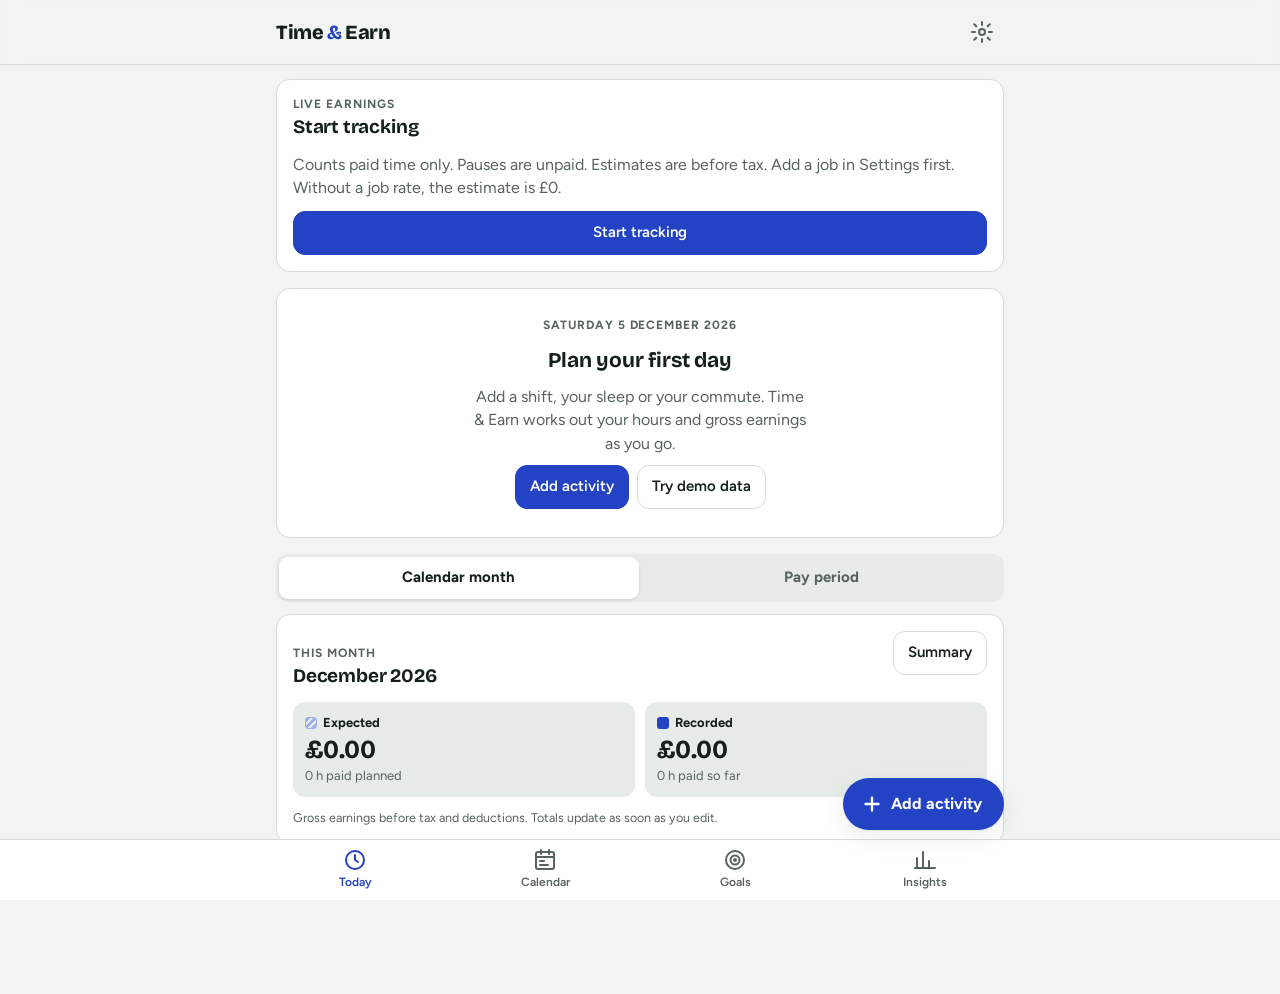
<file: index.html>
<!doctype html>
<html lang="en-GB">
<head>
<meta charset="utf-8">
<meta name="viewport" content="width=device-width,initial-scale=1,viewport-fit=cover">
<link rel="apple-touch-icon" href="apple-touch-icon.png">
<link rel="icon" type="image/png" href="apple-touch-icon.png">
<link rel="manifest" href="manifest.json">
<meta name="apple-mobile-web-app-status-bar-style" content="default">
<style>:root{color-scheme:light;padding-top:env(safe-area-inset-top,0px)}body{margin:0}img{max-width:100%}[hidden]{display:none!important}</style>
<title>Time &amp; Earn</title>
<link rel="preconnect" href="https://fonts.googleapis.com">
<link rel="preconnect" href="https://fonts.gstatic.com" crossorigin>
<link rel="stylesheet" href="https://fonts.googleapis.com/css2?family=Bricolage+Grotesque:opsz,wght@12..96,600;12..96,700;12..96,800&family=Figtree:wght@400;500;600;700;800&display=swap">
<meta name="apple-mobile-web-app-capable" content="yes">
<meta name="apple-mobile-web-app-title" content="Time & Earn">
<meta name="theme-color" content="#2343c4">
<style>
/* Layout: one-column phone app shell — sticky top bar, scrolling content, fixed tab bar; editors open as bottom sheets. */
:root {
  --bg: #f1f4f2; --surface: #ffffff; --surface-2: #e7ece9; --ink: #142019; --muted: #56645d; --line: #d4dcd7;
  --accent: #2343c4; --accent-ink: #ffffff; --accent-soft: #e1e7fb; --plan: #9fb0ee;
  --unalloc: #e2e6e4; --unalloc-line: #cfd6d2; --danger: #b8322a; --danger-soft: #fbe5e2; --warn: #8a5600; --warn-soft: #fbefd6; --ok: #1c7543;
  --today: #fff3c4; --shadow: 0 1px 2px rgba(20,32,25,.06), 0 8px 24px rgba(20,32,25,.08);
  --f-display: "Bricolage Grotesque", "Avenir Next", system-ui, sans-serif;
  --f-body: "Figtree", -apple-system, "Segoe UI", system-ui, sans-serif;
  --r: 14px; --hourw: 34px; --datew: 66px;
}
@media (prefers-color-scheme: dark) { :root:not([data-theme="light"]) {
  --bg: #0e1311; --surface: #171e1b; --surface-2: #212a26; --ink: #e6ede9; --muted: #9babA3; --line: #2c3632;
  --accent: #91a6ff; --accent-ink: #0e1311; --accent-soft: #1d2647; --plan: #3d4b86;
  --unalloc: #262f2b; --unalloc-line: #323d38; --danger: #ff8b80; --danger-soft: #3a1d1a; --warn: #f2b24c; --warn-soft: #33270f; --ok: #6ed39b;
  --today: #3a3413; --shadow: 0 1px 2px rgba(0,0,0,.4), 0 8px 24px rgba(0,0,0,.35); color-scheme: dark; } }
:root[data-theme="dark"] {
  --bg: #0e1311; --surface: #171e1b; --surface-2: #212a26; --ink: #e6ede9; --muted: #9babA3; --line: #2c3632;
  --accent: #91a6ff; --accent-ink: #0e1311; --accent-soft: #1d2647; --plan: #3d4b86;
  --unalloc: #262f2b; --unalloc-line: #323d38; --danger: #ff8b80; --danger-soft: #3a1d1a; --warn: #f2b24c; --warn-soft: #33270f; --ok: #6ed39b;
  --today: #3a3413; --shadow: 0 1px 2px rgba(0,0,0,.4), 0 8px 24px rgba(0,0,0,.35); color-scheme: dark; }

* { box-sizing: border-box; }
html { -webkit-text-size-adjust: 100%; }
body { background: var(--bg); color: var(--ink); font-family: var(--f-body); font-size: 16px; line-height: 1.45; -webkit-tap-highlight-color: transparent; }
body.locked { overflow: hidden; }
button, input, select, textarea { font: inherit; color: inherit; }
button { cursor: pointer; }
:focus-visible { outline: 3px solid var(--accent); outline-offset: 2px; }
.num, td.n, .money { font-variant-numeric: tabular-nums; }
h1, h2, h3 { font-family: var(--f-display); text-wrap: balance; margin: 0; letter-spacing: -0.01em; }
small, .muted { color: var(--muted); }
.eyebrow { font-size: 12px; font-weight: 700; letter-spacing: .08em; text-transform: uppercase; color: var(--muted); }

/* shell */
.topbar { position: sticky; top: env(safe-area-inset-top, 0px); z-index: 20; background: color-mix(in srgb, var(--bg) 92%, transparent); backdrop-filter: blur(10px); -webkit-backdrop-filter: blur(10px); border-bottom: 1px solid var(--line); }
.topbar-in { max-width: 760px; margin: 0 auto; padding: 10px 16px; display: flex; align-items: center; gap: 10px; min-height: 52px; }
.brand { font-family: var(--f-display); font-weight: 800; font-size: 20px; letter-spacing: -0.02em; }
.brand b { color: var(--accent); }
.topbar .spacer { flex: 1; }
.demo-pill { background: var(--warn-soft); color: var(--warn); font-weight: 700; font-size: 12px; padding: 4px 10px; border-radius: 99px; border: 1px solid currentColor; }
main { max-width: 760px; margin: 0 auto; padding-inline: 16px; padding-block: 14px calc(150px + env(safe-area-inset-bottom, 0px)); display: grid; gap: 16px; }
main > * { min-width: 0; }
.tabbar { position: fixed; left: 0; right: 0; bottom: 0; z-index: 30; background: var(--surface); border-top: 1px solid var(--line); padding-bottom: env(safe-area-inset-bottom, 0px); }
.tabbar-in { max-width: 760px; margin: 0 auto; display: grid; grid-template-columns: repeat(4, 1fr); }
.tab { background: none; border: 0; padding: 8px 4px 9px; display: grid; justify-items: center; gap: 2px; font-size: 12px; font-weight: 600; color: var(--muted); min-height: 56px; }
.tab svg { width: 24px; height: 24px; }
.tab[aria-current="page"] { color: var(--accent); }
.fab { position: fixed; z-index: 31; right: max(16px, calc(50% - 364px)); bottom: calc(70px + env(safe-area-inset-bottom, 0px)); background: var(--accent); color: var(--accent-ink); border: 0; border-radius: 99px; padding: 14px 22px 14px 18px; font-weight: 700; font-size: 16px; box-shadow: var(--shadow); display: flex; align-items: center; gap: 8px; min-height: 52px; }
.fab svg { width: 22px; height: 22px; }

/* banners & cards */
.banner { border-radius: var(--r); padding: 12px 14px; font-size: 14px; display: flex; gap: 10px; align-items: flex-start; flex-wrap: wrap; }
.banner.warn { background: var(--warn-soft); color: var(--ink); border: 1px solid color-mix(in srgb, var(--warn) 40%, transparent); }
.banner.err { background: var(--danger-soft); border: 1px solid color-mix(in srgb, var(--danger) 40%, transparent); }
.banner strong { color: inherit; }
.card { background: var(--surface); border: 1px solid var(--line); border-radius: var(--r); padding: 16px; display: grid; gap: 12px; min-width: 0; }
.card h2 { font-size: 19px; }
.card-head { display: flex; align-items: baseline; justify-content: space-between; gap: 10px; flex-wrap: wrap; }
.gross-note { font-size: 12.5px; color: var(--muted); }
.pair { display: grid; grid-template-columns: 1fr 1fr; gap: 10px; }
.pair > div { background: var(--surface-2); border-radius: 12px; padding: 12px; display: grid; gap: 2px; min-width: 0; }
.pair .label { font-size: 13px; font-weight: 700; display: flex; align-items: center; gap: 6px; }
.pair .big { font-family: var(--f-display); font-size: 26px; font-weight: 700; font-variant-numeric: tabular-nums; letter-spacing: -0.02em; line-height: 1.15; overflow-wrap: anywhere; }
.pair .sub { font-size: 13px; color: var(--muted); font-variant-numeric: tabular-nums; }
.key { width: 12px; height: 12px; border-radius: 3px; display: inline-block; flex: none; }
.key.plan { background: repeating-linear-gradient(135deg, var(--plan) 0 3px, transparent 3px 5px); border: 1.5px solid var(--plan); }
.key.act { background: var(--accent); }
.meter { height: 8px; border-radius: 99px; background: var(--surface-2); overflow: hidden; }
.meter i { display: block; height: 100%; background: var(--accent); border-radius: 99px; }

/* buttons & controls */
.btn { border: 1px solid var(--line); background: var(--surface); border-radius: 12px; padding: 10px 14px; min-height: 44px; font-weight: 600; font-size: 15px; display: inline-flex; align-items: center; justify-content: center; gap: 6px; }
.btn.primary { background: var(--accent); color: var(--accent-ink); border-color: var(--accent); }
.btn.danger { color: var(--danger); }
.btn.danger.solid { background: var(--danger); color: var(--surface); border-color: var(--danger); }
.btn.ghost { background: transparent; }
.btn.block { width: 100%; }
.btn[disabled] { opacity: .5; cursor: not-allowed; }
.btn-row { display: flex; gap: 8px; flex-wrap: wrap; }
.btn-row > .btn { flex: 1 1 auto; }
.icon-btn { width: 44px; height: 44px; border-radius: 12px; border: 1px solid var(--line); background: var(--surface); display: inline-grid; place-items: center; font-size: 20px; flex: none; }
.icon-btn svg { width: 20px; height: 20px; }
.seg { display: grid; grid-auto-flow: column; grid-auto-columns: 1fr; background: var(--surface-2); border-radius: 12px; padding: 3px; gap: 3px; }
.seg button { border: 0; background: transparent; border-radius: 9px; padding: 9px 8px; font-weight: 700; font-size: 15px; min-height: 42px; color: var(--muted); }
.seg button[aria-pressed="true"] { background: var(--surface); color: var(--ink); box-shadow: 0 1px 3px rgba(0,0,0,.12); }
.seg.mode button[aria-pressed="true"][data-val="planned"] { box-shadow: inset 0 -3px 0 var(--plan), 0 1px 3px rgba(0,0,0,.12); }
.seg.mode button[aria-pressed="true"][data-val="actual"] { box-shadow: inset 0 -3px 0 var(--accent), 0 1px 3px rgba(0,0,0,.12); }
.mode-hint { font-size: 13px; color: var(--muted); }

/* forms */
.field { display: grid; gap: 6px; min-width: 0; }
.field > label, .field > .lbl { font-size: 14px; font-weight: 700; }
.field .hint { font-size: 13px; color: var(--muted); }
input[type=text], input[type=number], input[type=date], input[type=time], input[type=month], select, textarea {
  width: 100%; min-height: 46px; border: 1px solid var(--line); background: var(--surface); border-radius: 11px; padding: 10px 12px; font-size: 16px; -webkit-appearance: none; appearance: none; }
select { background-image: linear-gradient(45deg, transparent 50%, var(--muted) 50%), linear-gradient(135deg, var(--muted) 50%, transparent 50%); background-position: calc(100% - 18px) 50%, calc(100% - 13px) 50%; background-size: 5px 5px; background-repeat: no-repeat; padding-right: 32px; }
input[type=date], input[type=time] { display: block; }
input[type=color] { width: 56px; height: 46px; border: 1px solid var(--line); border-radius: 11px; background: var(--surface); padding: 4px; }
textarea { min-height: 84px; resize: vertical; }
.row2 { display: grid; grid-template-columns: 1fr 1fr; gap: 10px; }
.row3 { display: grid; grid-template-columns: 1fr 1fr auto; gap: 8px; align-items: end; }
.switch { display: flex; align-items: center; justify-content: space-between; gap: 12px; min-height: 48px; padding: 6px 0; font-weight: 600; }
.switch input { appearance: none; -webkit-appearance: none; width: 52px; height: 32px; border-radius: 99px; background: var(--surface-2); border: 1px solid var(--line); position: relative; flex: none; transition: background .15s; }
.switch input::after { content: ""; position: absolute; top: 3px; left: 3px; width: 24px; height: 24px; border-radius: 50%; background: var(--surface); box-shadow: 0 1px 3px rgba(0,0,0,.3); transition: transform .15s; }
.switch input:checked { background: var(--accent); border-color: var(--accent); }
.switch input:checked::after { transform: translateX(20px); }
.switch small { display: block; font-weight: 400; }
fieldset { border: 1px solid var(--line); border-radius: 12px; padding: 12px; margin: 0; display: grid; gap: 10px; min-width: 0; }
legend { font-weight: 700; font-size: 14px; padding: 0 6px; }
.errors { background: var(--danger-soft); border: 1px solid color-mix(in srgb, var(--danger) 45%, transparent); border-radius: 12px; padding: 10px 14px; font-size: 14px; }
.errors ul { margin: 4px 0 0; padding-left: 18px; }
.errors strong { color: var(--danger); }
.invalid { border-color: var(--danger) !important; box-shadow: 0 0 0 1px var(--danger); }
.preview-line { background: var(--accent-soft); border-radius: 12px; padding: 10px 12px; font-size: 14px; display: grid; gap: 2px; font-variant-numeric: tabular-nums; }
.chips { display: flex; flex-wrap: wrap; gap: 6px; }
.chip { display: inline-flex; align-items: center; gap: 6px; border: 1px solid var(--line); background: var(--surface); border-radius: 99px; padding: 6px 12px; font-size: 14px; font-weight: 600; min-height: 38px; }
.chip input { position: absolute; opacity: 0; pointer-events: none; }
label.chip:has(input:checked) { background: var(--accent); color: var(--accent-ink); border-color: var(--accent); }
.chip.small { min-height: 30px; padding: 3px 10px; font-size: 13px; }

/* legend */
.legend { display: flex; gap: 6px; overflow-x: auto; padding-bottom: 2px; scrollbar-width: none; }
.legend::-webkit-scrollbar { display: none; }
.lg { display: inline-flex; align-items: center; gap: 6px; white-space: nowrap; font-size: 13px; font-weight: 600; background: var(--surface); border: 1px solid var(--line); border-radius: 99px; padding: 4px 10px 4px 4px; }
.sw { display: inline-grid; place-items: center; min-width: 26px; height: 22px; border-radius: 6px; font-size: 11px; font-weight: 800; padding: 0 4px; letter-spacing: .02em; }
.sw.un { background: var(--unalloc); color: var(--muted); border: 1px dashed var(--unalloc-line); }

/* planner header */
.monthbar { display: flex; align-items: center; gap: 8px; }
.monthbar h1 { font-size: 24px; flex: 1; min-width: 0; }
.monthbar .mlabel { position: relative; flex: 1; min-width: 0; }
.monthbar .mlabel input { position: absolute; inset: 0; opacity: 0; width: 100%; }
.monthbar .mlabel h1 { pointer-events: none; }
.monthbar .mlabel small { display: block; font-weight: 500; pointer-events: none; }

/* month timeline */
.tl-wrap { background: var(--surface); border: 1px solid var(--line); border-radius: var(--r); overflow: hidden; }
.tl { overflow: auto; max-height: calc(100dvh - 330px); min-height: 280px; overscroll-behavior: contain; -webkit-overflow-scrolling: touch; }
.tl-grid { width: calc(var(--datew) + 24 * var(--hourw)); }
.tl-head { display: flex; position: sticky; top: 0; z-index: 3; background: var(--surface); border-bottom: 1px solid var(--line); }
.tl-corner { position: sticky; left: 0; z-index: 4; width: var(--datew); flex: none; background: var(--surface); font-size: 11px; font-weight: 700; color: var(--muted); padding: 6px 8px; border-right: 1px solid var(--line); }
.tl-hours { display: flex; }
.tl-hours span { width: var(--hourw); flex: none; font-size: 10.5px; color: var(--muted); padding: 7px 0 5px 3px; font-variant-numeric: tabular-nums; border-left: 1px solid var(--line); }
.tl-row { display: flex; width: 100%; border: 0; padding: 0; background: transparent; text-align: left; border-bottom: 1px solid var(--line); min-height: 46px; }
.tl-row:last-child { border-bottom: 0; }
.tl-date { position: sticky; left: 0; z-index: 2; width: var(--datew); flex: none; background: var(--surface); border-right: 1px solid var(--line); padding: 4px 8px; display: grid; align-content: center; line-height: 1.15; }
.tl-date .wd { font-size: 11px; font-weight: 700; color: var(--muted); text-transform: uppercase; letter-spacing: .04em; }
.tl-date .dn { font-family: var(--f-display); font-size: 18px; font-weight: 700; font-variant-numeric: tabular-nums; }
.tl-date .de { font-size: 10.5px; color: var(--muted); font-variant-numeric: tabular-nums; white-space: nowrap; }
.tl-row.weekend .tl-date .wd { color: var(--accent); }
.tl-row.today .tl-date { background: var(--today); box-shadow: inset 4px 0 0 var(--accent); }
.tl-row.today { background: var(--today); }
.tl-track { position: relative; width: calc(24 * var(--hourw)); flex: none; background-color: var(--unalloc); background-image: repeating-linear-gradient(90deg, var(--unalloc-line) 0 1px, transparent 1px var(--hourw)); margin: 5px 0; border-radius: 6px; }
.bar { position: absolute; top: 0; bottom: 0; background: var(--c); border-radius: 4px; display: flex; align-items: center; overflow: hidden; box-shadow: 0 0 0 1px var(--surface); }
.bar.planned { background: repeating-linear-gradient(135deg, var(--c) 0 7px, color-mix(in srgb, var(--c) 72%, var(--surface)) 7px 10px); }
.bar em { font-style: normal; font-size: 11px; font-weight: 800; color: var(--ink2, #111); padding: 0 5px; white-space: nowrap; letter-spacing: .02em; }
.tl-foot { display: flex; justify-content: space-between; gap: 10px; flex-wrap: wrap; padding: 10px 12px; border-top: 1px solid var(--line); font-size: 14px; font-variant-numeric: tabular-nums; }

/* empty state */
.empty { text-align: center; padding: 28px 18px; display: grid; gap: 10px; justify-items: center; }
.empty h2 { font-size: 21px; }
.empty p { margin: 0; color: var(--muted); max-width: 34ch; }

/* sheets */
.sheet-wrap { position: fixed; inset: 0; z-index: 100; display: flex; align-items: flex-end; justify-content: center; }
.scrim { position: absolute; inset: 0; background: rgba(8,12,10,.45); animation: fade .18s ease-out; }
.sheet { position: relative; background: var(--bg); width: 100%; max-width: 640px; max-height: calc(100dvh - 24px - env(safe-area-inset-top, 0px)); border-radius: 20px 20px 0 0; display: flex; flex-direction: column; animation: rise .22s cubic-bezier(.2,.8,.2,1); box-shadow: 0 -10px 40px rgba(0,0,0,.25); }
.sheet.full { height: calc(100dvh - 24px - env(safe-area-inset-top, 0px)); }
.sheet-head { display: flex; align-items: center; gap: 8px; padding: 12px 12px 10px 18px; border-bottom: 1px solid var(--line); background: var(--surface); border-radius: 20px 20px 0 0; }
.sheet-head h2 { flex: 1; font-size: 19px; min-width: 0; }
.sheet-head::before { content: ""; position: absolute; top: 6px; left: 50%; width: 38px; height: 4px; margin-left: -19px; border-radius: 4px; background: var(--line); }
.sheet-body { overflow-y: auto; padding: 16px 16px calc(24px + env(safe-area-inset-bottom, 0px)); display: grid; gap: 14px; align-content: start; overscroll-behavior: contain; -webkit-overflow-scrolling: touch; flex: 1; }
.sheet-body > * { min-width: 0; }
.sheet-foot { position: sticky; bottom: calc(-24px - env(safe-area-inset-bottom, 0px)); background: var(--bg); padding: 10px 0 calc(4px + env(safe-area-inset-bottom, 0px)); display: flex; gap: 8px; border-top: 1px solid var(--line); margin-top: 4px; }
.sheet-foot .btn { flex: 1; }
@keyframes rise { from { transform: translateY(40px); opacity: .4; } }
@keyframes fade { from { opacity: 0; } }
@media (prefers-reduced-motion: reduce) { .sheet, .scrim { animation: none; } }

/* day view */
.daynav { display: flex; align-items: center; gap: 8px; }
.daynav .dt { flex: 1; text-align: center; font-weight: 700; }
.totals3 { display: grid; grid-template-columns: repeat(3, 1fr); gap: 8px; }
.totals3 > div { background: var(--surface); border: 1px solid var(--line); border-radius: 12px; padding: 10px; display: grid; gap: 2px; min-width: 0; }
.totals3 .t { font-size: 12px; font-weight: 700; color: var(--muted); display: flex; align-items: center; gap: 5px; }
.totals3 .v { font-family: var(--f-display); font-weight: 700; font-size: 19px; font-variant-numeric: tabular-nums; overflow-wrap: anywhere; line-height: 1.2; }
.totals3 .s { font-size: 12.5px; color: var(--muted); font-variant-numeric: tabular-nums; }
.alist { display: grid; gap: 8px; }
.aitem { display: grid; grid-template-columns: auto 1fr auto; gap: 10px; align-items: center; background: var(--surface); border: 1px solid var(--line); border-radius: 12px; padding: 10px 12px; text-align: left; width: 100%; min-height: 56px; }
.aitem .sw { min-width: 34px; height: 34px; border-radius: 9px; font-size: 12px; }
.aitem .nm { font-weight: 700; overflow-wrap: anywhere; }
.aitem .tm { font-size: 13.5px; color: var(--muted); font-variant-numeric: tabular-nums; }
.aitem .rt { text-align: right; font-variant-numeric: tabular-nums; font-weight: 700; font-size: 15px; }
.aitem .rt small { display: block; font-weight: 500; }
.aitem.cont { border-style: dashed; }
.vt { display: grid; grid-template-columns: 44px 1fr 1fr; gap: 6px; }
.vt-col { position: relative; height: calc(24 * 30px); background-color: var(--unalloc); background-image: repeating-linear-gradient(180deg, var(--unalloc-line) 0 1px, transparent 1px 30px); border-radius: 8px; }
.vt-hours { position: relative; height: calc(24 * 30px); }
.vt-hours span { position: absolute; right: 2px; font-size: 11px; color: var(--muted); transform: translateY(-50%); font-variant-numeric: tabular-nums; }
.vt-head { font-size: 12px; font-weight: 700; text-align: center; display: flex; gap: 5px; align-items: center; justify-content: center; }
.vblock { position: absolute; left: 3px; right: 3px; border-radius: 6px; background: var(--c); border: 0; padding: 2px 6px; text-align: left; overflow: hidden; display: block; box-shadow: 0 0 0 1px var(--surface); }
.vblock.planned { background: repeating-linear-gradient(135deg, var(--c) 0 7px, color-mix(in srgb, var(--c) 72%, var(--surface)) 7px 10px); }
.vblock span { font-size: 11.5px; font-weight: 700; color: var(--ink2, #111); line-height: 1.2; display: block; white-space: nowrap; overflow: hidden; text-overflow: ellipsis; }

/* lists & tables */
.list { display: grid; }
.li { display: flex; align-items: center; gap: 10px; padding: 11px 0; border-bottom: 1px solid var(--line); min-height: 48px; }
.li:last-child { border-bottom: 0; }
.li .grow { flex: 1; min-width: 0; overflow-wrap: anywhere; }
.li .val { font-variant-numeric: tabular-nums; font-weight: 700; white-space: nowrap; }
button.li { background: none; border-left: 0; border-right: 0; border-top: 0; width: 100%; text-align: left; }
.tbl-wrap { overflow-x: auto; }
table { width: 100%; border-collapse: collapse; font-size: 14.5px; }
th { text-align: left; font-size: 12px; text-transform: uppercase; letter-spacing: .06em; color: var(--muted); font-weight: 700; padding: 6px 6px 8px; border-bottom: 1px solid var(--line); }
td { padding: 9px 6px; border-bottom: 1px solid var(--line); vertical-align: middle; }
th.n, td.n { text-align: right; white-space: nowrap; }
tr:last-child td { border-bottom: 0; }
tfoot td { font-weight: 800; border-top: 2px solid var(--line); }
.stack { display: flex; height: 16px; border-radius: 6px; overflow: hidden; background: var(--unalloc); }
.stack i { height: 100%; box-shadow: 1px 0 0 var(--surface); }

/* charts */
.chart { position: relative; }
.chart svg { display: block; width: 100%; height: auto; overflow: visible; }
.chart .axis { fill: var(--muted); font-size: 10px; font-family: var(--f-body); }
.chart .grid { stroke: var(--line); stroke-width: 1; }
.tip { min-height: 40px; font-size: 13.5px; background: var(--surface-2); border-radius: 10px; padding: 8px 10px; font-variant-numeric: tabular-nums; }
.legend-row { display: flex; gap: 14px; flex-wrap: wrap; font-size: 13px; font-weight: 600; align-items: center; }
.legend-row span { display: inline-flex; align-items: center; gap: 6px; }
.hbar { display: grid; gap: 4px; padding: 6px 0; }
.hbar .top { display: flex; justify-content: space-between; gap: 8px; font-size: 14px; }
.hbar .top b { font-variant-numeric: tabular-nums; white-space: nowrap; }
.hbar .tracks { display: grid; gap: 3px; }
.hbar .tr { height: 10px; background: var(--surface-2); border-radius: 4px; overflow: hidden; }
.hbar .tr i { display: block; height: 100%; border-radius: 0 4px 4px 0; }
.hbar .tr i.p { background: repeating-linear-gradient(135deg, var(--c) 0 4px, transparent 4px 6px); box-shadow: inset 0 0 0 1px var(--c); }

/* misc */
.toast { position: fixed; left: 50%; transform: translateX(-50%); bottom: calc(136px + env(safe-area-inset-bottom, 0px)); z-index: 200; background: var(--ink); color: var(--bg); padding: 11px 16px; border-radius: 12px; font-weight: 600; font-size: 14.5px; max-width: calc(100% - 32px); box-shadow: var(--shadow); }
.cal { display: grid; grid-template-columns: repeat(7, 1fr); gap: 4px; }
.cal .h { font-size: 11px; font-weight: 700; text-align: center; color: var(--muted); }
.cal button { aspect-ratio: 1; max-width: 100%; border: 1px solid var(--line); background: var(--surface); border-radius: 10px; font-weight: 700; font-variant-numeric: tabular-nums; min-height: 40px; }
.cal button[aria-pressed="true"] { background: var(--accent); color: var(--accent-ink); border-color: var(--accent); }
.cal button.src { outline: 2px dashed var(--accent); outline-offset: -4px; }
.cal button[disabled] { opacity: .35; }
.datelist { display: flex; flex-wrap: wrap; gap: 5px; }
.datelist span { font-size: 13px; padding: 3px 8px; border-radius: 8px; background: var(--surface-2); font-variant-numeric: tabular-nums; }
.datelist span.c { background: var(--warn-soft); color: var(--warn); font-weight: 700; }
.conf { font-size: 14px; border-left: 3px solid var(--warn); padding: 4px 0 4px 10px; }
.prose p { margin: 0 0 8px; }
.prose p:last-child { margin: 0; }
.prose { font-size: 14.5px; }
details summary { cursor: pointer; font-weight: 700; min-height: 40px; display: flex; align-items: center; }
code { font-size: 13px; background: var(--surface-2); padding: 1px 5px; border-radius: 5px; }
@media (min-width: 700px) { :root { --hourw: 40px; --datew: 76px; } }

/* pay periods */
.pay-meta { display: grid; gap: 2px; font-size: 14px; }
.pay-meta span:last-child { color: var(--muted); font-size: 13px; }
.pjobs { display: grid; gap: 8px; }
.pjob { border: 1px solid var(--line); border-radius: 12px; padding: 10px 12px; display: grid; gap: 6px; }
.pjob-top { display: flex; justify-content: space-between; gap: 8px; flex-wrap: wrap; font-size: 15px; }
.pjob-top .num { font-weight: 700; white-space: nowrap; }
.pjob-money { display: flex; gap: 6px 16px; flex-wrap: wrap; font-size: 14px; font-variant-numeric: tabular-nums; }
.pjob-money span { display: inline-flex; align-items: center; gap: 6px; }
.pjob-status { display: flex; gap: 8px; align-items: center; justify-content: space-between; flex-wrap: wrap; }
.pstat { display: inline-block; font-size: 12.5px; font-weight: 700; padding: 3px 9px; border-radius: 99px; background: var(--surface-2); color: var(--muted); }
.pstat.ok { background: color-mix(in srgb, var(--ok) 16%, transparent); color: var(--ok); }
.pstat.warn { background: var(--warn-soft); color: var(--warn); }
.btn.small-btn { min-height: 38px; padding: 6px 12px; font-size: 14px; }
.chip[aria-pressed="true"] { background: var(--accent); color: var(--accent-ink); border-color: var(--accent); }
.ptable td, .ptable th { font-size: 13.5px; padding: 7px 5px; }
.ptable tr.now td { background: var(--accent-soft); }
.mper { border: 1px solid var(--line); border-radius: 12px; padding: 10px; display: grid; gap: 8px; }
.seg button { overflow-wrap: anywhere; }

/* pay period history */
.hist-bar { display: flex; align-items: stretch; gap: 8px; }
.hist-bar .icon-btn { height: auto; min-height: 44px; }
.hist-btn { flex: 1; min-width: 0; display: grid; gap: 2px; text-align: left; background: var(--surface); border: 1.5px solid var(--accent); border-radius: 14px; padding: 9px 12px; }
.hist-btn b { font-family: var(--f-display); font-size: 17px; line-height: 1.25; }
.hist-eyebrow { font-size: 11px; font-weight: 700; letter-spacing: .06em; text-transform: uppercase; color: var(--muted); }
.hist-sub { display: flex; align-items: center; gap: 6px; font-size: 13px; color: var(--muted); flex-wrap: wrap; }
.hist-sub .caret { margin-left: auto; color: var(--accent); font-size: 14px; }
.pstat.cur { background: var(--accent); color: var(--accent-ink); }
.hist-list { display: grid; gap: 8px; }
.hist-row { display: flex; gap: 10px; align-items: center; width: 100%; text-align: left; background: var(--surface); border: 1px solid var(--line); border-radius: 12px; padding: 11px 12px; min-height: 60px; }
.hist-row.sel { border: 2px solid var(--accent); background: var(--accent-soft); }
.hist-row-main { flex: 1; min-width: 0; display: grid; gap: 4px; }
.hist-tags { display: flex; gap: 6px; align-items: center; flex-wrap: wrap; }
.hist-tags small { color: var(--muted); }
.hist-row-val { text-align: right; display: grid; font-variant-numeric: tabular-nums; white-space: nowrap; }
.hist-row-val small { color: var(--muted); }

/* Stage C: navigation and Today additions */
.icon-btn { background: none; border: 0; width: 44px; height: 44px; display: grid; place-items: center; border-radius: 12px; color: var(--muted); padding: 0; flex: none; }
.icon-btn svg { width: 24px; height: 24px; }
.icon-btn[aria-current="page"], .icon-btn:focus-visible { color: var(--accent); }
.now-next .nn-grid { display: grid; grid-template-columns: 1fr 1fr; gap: 10px; }
.now-next .nn-grid > div { background: var(--surface-2); border-radius: 12px; padding: 12px; display: grid; gap: 4px; min-width: 0; }
.now-next .label { font-size: 13px; font-weight: 700; color: var(--muted); }
.now-next .nn-name { font-weight: 700; overflow-wrap: anywhere; display: flex; align-items: center; gap: 6px; }
.now-next small { color: var(--muted); font-variant-numeric: tabular-nums; }
@media (max-width: 360px) { .now-next .nn-grid { grid-template-columns: 1fr; } }

/* Stage D: live tracking and goals */
.bar { height: 10px; border-radius: 99px; background: var(--surface-2); overflow: hidden; }
.bar i { display: block; height: 100%; border-radius: 99px; background: var(--accent); transition: width .3s ease; }
@media (prefers-reduced-motion: reduce) { .bar i { transition: none; } }
.goal { display: grid; gap: 10px; }
.goal-line { margin: 0; font-weight: 600; }
.goal-note { margin: 0; color: var(--muted); font-size: 13px; }
.track .btn-row { display: flex; gap: 8px; flex-wrap: wrap; }

</style>
</head>
<body>
<header class="topbar"><div class="topbar-in"><span class="brand">Time <b>&amp;</b> Earn</span><span class="spacer"></span><span class="demo-pill" id="demoPill" hidden>Demo data</span><button class="icon-btn" data-act="tab" data-tab="settings" aria-label="Settings" title="Settings"><svg viewBox="0 0 24 24" fill="none" stroke="currentColor" stroke-width="2" stroke-linecap="round" stroke-linejoin="round"><circle cx="12" cy="12" r="3"/><path d="M12 2v3M12 19v3M4.2 4.2l2.1 2.1M17.7 17.7l2.1 2.1M2 12h3M19 12h3M4.2 19.8l2.1-2.1M17.7 6.3l2.1-2.1"/></svg></button></div></header>
<main id="main" aria-live="polite"><section class="card empty"><h2>Loading your schedule…</h2></section></main>
<button class="fab" id="fab" data-act="add"><svg viewBox="0 0 24 24" fill="none" stroke="currentColor" stroke-width="2.6" stroke-linecap="round"><path d="M12 5v14M5 12h14"/></svg>Add activity</button>
<nav class="tabbar" aria-label="Main"><div class="tabbar-in">
  <button class="tab" data-act="tab" data-tab="dashboard"><svg viewBox="0 0 24 24" fill="none" stroke="currentColor" stroke-width="2" stroke-linecap="round" stroke-linejoin="round"><circle cx="12" cy="12" r="9"/><path d="M12 7v5l3 2"/></svg>Today</button>
  <button class="tab" data-act="tab" data-tab="planner"><svg viewBox="0 0 24 24" fill="none" stroke="currentColor" stroke-width="2" stroke-linecap="round" stroke-linejoin="round"><rect x="3" y="4" width="18" height="17" rx="2"/><path d="M3 9h18M8 2v4M16 2v4M7 13h4M7 17h8"/></svg>Calendar</button>
  <button class="tab" data-act="tab" data-tab="goals"><svg viewBox="0 0 24 24" fill="none" stroke="currentColor" stroke-width="2" stroke-linecap="round" stroke-linejoin="round"><circle cx="12" cy="12" r="9"/><circle cx="12" cy="12" r="4.5"/><circle cx="12" cy="12" r="1"/></svg>Goals</button>
  <button class="tab" data-act="tab" data-tab="summary"><svg viewBox="0 0 24 24" fill="none" stroke="currentColor" stroke-width="2" stroke-linecap="round" stroke-linejoin="round"><path d="M4 20V10M10 20V4M16 20v-7M22 20H2"/></svg>Insights</button>
</div></nav>
<script>
/* Time & Earn — calculation core (pure functions, no DOM).
   All activity times are local wall-clock times. Dates are 'YYYY-MM-DD' strings
   handled with UTC arithmetic only, so no timezone can shift a date. */
(function (root) {
  'use strict';
  const DAY = 1440;
  const pad = (n) => String(n).padStart(2, '0');

  // ---------- dates ----------
  const DATE_RE = /^\d{4}-\d{2}-\d{2}$/;
  function isValidDate(s) {
    if (typeof s !== 'string' || !DATE_RE.test(s)) return false;
    const [y, m, d] = s.split('-').map(Number);
    return m >= 1 && m <= 12 && d >= 1 && d <= daysInMonth(y, m);
  }
  function dayNum(s) {
    const [y, m, d] = s.split('-').map(Number);
    return Math.round(Date.UTC(y, m - 1, d) / 86400000);
  }
  function fromDayNum(n) {
    const dt = new Date(n * 86400000);
    return dt.getUTCFullYear() + '-' + pad(dt.getUTCMonth() + 1) + '-' + pad(dt.getUTCDate());
  }
  const addDays = (s, k) => fromDayNum(dayNum(s) + k);
  function daysInMonth(y, m) { return new Date(Date.UTC(y, m, 0)).getUTCDate(); } // m = 1..12
  const isLeapYear = (y) => (y % 4 === 0 && y % 100 !== 0) || y % 400 === 0;
  const weekday = (s) => new Date(dayNum(s) * 86400000).getUTCDay(); // 0 = Sunday
  const monthKey = (s) => s.slice(0, 7);
  function monthDates(y, m) {
    const out = [];
    for (let d = 1; d <= daysInMonth(y, m); d++) out.push(y + '-' + pad(m) + '-' + pad(d));
    return out;
  }
  function dateRange(from, to) {
    const out = [];
    for (let n = dayNum(from); n <= dayNum(to); n++) out.push(fromDayNum(n));
    return out;
  }
  function localToday(now) {
    now = now || new Date();
    return now.getFullYear() + '-' + pad(now.getMonth() + 1) + '-' + pad(now.getDate());
  }

  // ---------- times ----------
  function parseTime(t) {
    if (typeof t !== 'string' || !/^\d{1,2}:\d{2}$/.test(t)) return NaN;
    const [h, m] = t.split(':').map(Number);
    if (h > 23 || m > 59) return NaN;
    return h * 60 + m;
  }
  const fmtTime = (min) => { min = ((min % DAY) + DAY) % DAY; return pad(Math.floor(min / 60)) + ':' + pad(min % 60); };
  function fmtDur(min) {
    min = Math.round(min);
    const h = Math.floor(min / 60), m = min % 60;
    return h + 'h ' + pad(m) + 'm';
  }
  const hours = (min) => min / 60;

  /** Record span in minutes from midnight of record.date. End may exceed 1440 (next day). */
  function span(r) {
    const s = parseTime(r.start);
    let e = parseTime(r.end);
    if (r.endsNextDay) e += DAY;
    return { s, e };
  }
  /** Convert a time inside the shift to minutes relative to record.date midnight. */
  function toShiftAbs(t, s) { return t >= s ? t : t + DAY; }
  function subInterval(it, s) {
    const a = toShiftAbs(parseTime(it.start), s);
    let b = toShiftAbs(parseTime(it.end), s);
    if (b <= a) b += DAY;
    return [a, b];
  }

  // ---------- validation ----------
  /** Returns list of {field, msg}. Empty list = valid. Does not check overlaps. */
  function validateRecord(r) {
    const errs = [];
    if (r.mode !== 'planned' && r.mode !== 'actual') errs.push({ field: 'mode', msg: 'Choose Planned or Actual.' });
    if (!isValidDate(r.date)) errs.push({ field: 'date', msg: 'Enter a valid date.' });
    const s = parseTime(r.start), eRaw = parseTime(r.end);
    if (isNaN(s)) errs.push({ field: 'start', msg: 'Enter a start time.' });
    if (isNaN(eRaw)) errs.push({ field: 'end', msg: 'Enter an end time.' });
    if (!r.categoryId) errs.push({ field: 'category', msg: 'Choose a category.' });
    if (errs.length) return errs;
    const { e } = span(r);
    if (e <= s) {
      errs.push({ field: 'end', msg: r.endsNextDay ? 'End time is invalid.' : 'The end time is before the start. If this finishes after midnight, turn on "Ends the following day".' });
      return errs;
    }
    if (e - s > DAY) errs.push({ field: 'end', msg: 'An activity can last at most 24 hours.' });
    if (r.paid) {
      if (!(typeof r.rate === 'number' && isFinite(r.rate) && r.rate >= 0)) errs.push({ field: 'rate', msg: 'Enter an hourly rate of 0 or more.' });
    }
    const checkList = (list, field, label) => {
      const ivs = [];
      (list || []).forEach((it, i) => {
        const a = parseTime(it.start), b = parseTime(it.end);
        if (isNaN(a) || isNaN(b)) { errs.push({ field, msg: label + ' ' + (i + 1) + ' needs a start and end time.' }); return; }
        const iv = subInterval(it, s);
        if (iv[0] < s || iv[1] > e || iv[1] - iv[0] > e - s) { errs.push({ field, msg: label + ' ' + (i + 1) + ' (' + it.start + '–' + it.end + ') must be inside the shift.' }); return; }
        if (field === 'segments' && !(typeof it.rate === 'number' && isFinite(it.rate) && it.rate >= 0)) errs.push({ field, msg: label + ' ' + (i + 1) + ' needs a rate.' });
        ivs.push(iv.concat(i));
      });
      ivs.sort((x, y) => x[0] - y[0]);
      for (let k = 1; k < ivs.length; k++) if (ivs[k][0] < ivs[k - 1][1]) errs.push({ field, msg: label + 's ' + (ivs[k - 1][2] + 1) + ' and ' + (ivs[k][2] + 1) + ' overlap.' });
    };
    if (r.paid) {
      checkList(r.breaks, 'breaks', 'Break');
      checkList(r.segments, 'segments', 'Rate period');
    }
    if (r.paidOverrideMin != null && r.paidOverrideMin !== '') {
      const o = r.paidOverrideMin;
      if (!(typeof o === 'number' && o >= 0 && o <= DAY + 60)) errs.push({ field: 'override', msg: 'Paid time override must be between 0 and 25 hours.' });
    }
    return errs;
  }

  // ---------- earnings ----------
  /** Paid pieces of a record: [{a, b, rate}] in minutes relative to record.date. */
  function paidPieces(r) {
    if (!r.paid) return [];
    const { s, e } = span(r);
    let pieces = [[s, e]];
    for (const br of r.breaks || []) {
      const [ba, bb] = subInterval(br, s);
      const next = [];
      for (const [a, b] of pieces) {
        if (bb <= a || ba >= b) { next.push([a, b]); continue; }
        if (ba > a) next.push([a, ba]);
        if (bb < b) next.push([bb, b]);
      }
      pieces = next;
    }
    const segs = (r.segments || []).map((g) => { const [a, b] = subInterval(g, s); return { a, b, rate: g.rate }; }).sort((x, y) => x.a - y.a);
    const out = [];
    for (const [a, b] of pieces) {
      // cut by segment boundaries
      const cuts = new Set([a, b]);
      for (const g of segs) { if (g.a > a && g.a < b) cuts.add(g.a); if (g.b > a && g.b < b) cuts.add(g.b); }
      const pts = [...cuts].sort((x, y) => x - y);
      for (let i = 0; i < pts.length - 1; i++) {
        const mid = (pts[i] + pts[i + 1]) / 2;
        const g = segs.find((q) => mid > q.a && mid < q.b);
        out.push({ a: pts[i], b: pts[i + 1], rate: g ? g.rate : r.rate });
      }
    }
    return out;
  }

  /** Full-record figures. earnings unrounded. */
  function recordTotals(r) {
    const { s, e } = span(r);
    const pcs = paidPieces(r);
    let paidMin = 0, earn = 0;
    for (const p of pcs) { paidMin += p.b - p.a; earn += (p.b - p.a) * p.rate / 60; }
    let factor = 1;
    if (r.paid && r.paidOverrideMin != null && r.paidOverrideMin !== '') {
      if (paidMin > 0) { factor = r.paidOverrideMin / paidMin; earn *= factor; }
      else earn = r.paidOverrideMin * (r.rate || 0) / 60;
      paidMin = r.paidOverrideMin;
    }
    return { totalMin: e - s, paidMin, earnings: earn, breakMin: r.paid ? (r.breaks || []).reduce((t, b) => { const [a, c] = subInterval(b, s); return t + (c - a); }, 0) : 0, factor };
  }

  /** Portion of record that falls on its own date (offset 0) or the next date (offset 1). */
  function portion(r, offset) {
    const { s, e } = span(r);
    const w0 = offset * DAY, w1 = w0 + DAY;
    const a = Math.max(s, w0), b = Math.min(e, w1);
    const min = Math.max(0, b - a);
    let paidMin = 0, earn = 0;
    for (const p of paidPieces(r)) {
      const pa = Math.max(p.a, w0), pb = Math.min(p.b, w1);
      if (pb > pa) { paidMin += pb - pa; earn += (pb - pa) * p.rate / 60; }
    }
    if (r.paid && r.paidOverrideMin != null && r.paidOverrideMin !== '') {
      const t = recordTotals(r);
      const rawPaid = paidPieces(r).reduce((x, p) => x + p.b - p.a, 0);
      if (rawPaid > 0) { const f = r.paidOverrideMin / rawPaid; paidMin *= f; earn *= f; }
      else { const share = (e - s) > 0 ? min / (e - s) : 0; paidMin = r.paidOverrideMin * share; earn = t.earnings * share; }
    }
    return { min, paidMin, earnings: earn, from: a - w0, to: b - w0 };
  }

  /** Fragments shown on a given date: [{rec, from, to}] from records on date or overflowing from date-1. */
  function fragmentsForDate(records, date) {
    const prev = addDays(date, -1);
    const out = [];
    for (const r of records) {
      if (r.date === date) { const p = portion(r, 0); if (p.min > 0) out.push({ rec: r, from: p.from, to: p.to, part: p, cont: false }); }
      else if (r.date === prev) { const p = portion(r, 1); if (p.min > 0) out.push({ rec: r, from: p.from, to: p.to, part: p, cont: true }); }
    }
    return out.sort((x, y) => x.from - y.from);
  }

  // ---------- overlaps ----------
  function absSpan(r) { const { s, e } = span(r); const base = dayNum(r.date) * DAY; return [base + s, base + e]; }
  /** Existing records (same mode) that overlap candidate. */
  function findOverlaps(cand, records, excludeIds) {
    const ex = excludeIds instanceof Set ? excludeIds : new Set(excludeIds || []);
    const [a, b] = absSpan(cand);
    return records.filter((r) => r.mode === cand.mode && r.id !== cand.id && !ex.has(r.id) && (() => { const [c, d] = absSpan(r); return a < d && c < b; })());
  }

  // ---------- aggregation ----------
  function emptyStats() { return { allocated: 0, paidMin: 0, earnings: 0, byCat: {}, byJob: {}, count: 0 }; }
  function dayStats(records, date, mode) {
    const st = emptyStats();
    for (const f of fragmentsForDate(records.filter((r) => r.mode === mode), date)) {
      const r = f.rec, p = f.part;
      st.count++;
      st.allocated += p.min;
      st.byCat[r.categoryId] = (st.byCat[r.categoryId] || 0) + p.min;
      st.paidMin += p.paidMin;
      st.earnings += p.earnings;
      if (r.paid) {
        const k = r.jobId || '_none';
        const j = st.byJob[k] || (st.byJob[k] = { paidMin: 0, earnings: 0 });
        j.paidMin += p.paidMin; j.earnings += p.earnings;
      }
    }
    st.unallocated = Math.max(0, DAY - st.allocated);
    return st;
  }
  function monthStats(records, y, m, mode, sleepCatIds) {
    const dates = monthDates(y, m);
    const days = dates.map((d) => Object.assign({ date: d }, dayStats(records, d, mode)));
    const tot = emptyStats();
    for (const d of days) {
      tot.allocated += d.allocated; tot.paidMin += d.paidMin; tot.earnings += d.earnings; tot.count += d.count;
      for (const k in d.byCat) tot.byCat[k] = (tot.byCat[k] || 0) + d.byCat[k];
      for (const k in d.byJob) { const j = tot.byJob[k] || (tot.byJob[k] = { paidMin: 0, earnings: 0 }); j.paidMin += d.byJob[k].paidMin; j.earnings += d.byJob[k].earnings; }
    }
    const sl = new Set(sleepCatIds || []);
    const sleepDays = days.filter((d) => Object.keys(d.byCat).some((k) => sl.has(k) && d.byCat[k] > 0));
    const sleepTotal = sleepDays.reduce((t, d) => t + Object.keys(d.byCat).filter((k) => sl.has(k)).reduce((x, k) => x + d.byCat[k], 0), 0);
    tot.sleep = { days: sleepDays.map((d) => d.date), totalMin: sleepTotal, avgMin: sleepDays.length ? sleepTotal / sleepDays.length : null };
    return { days, tot };
  }

  // ---------- repeats & batches ----------
  let idCounter = 0;
  function uid(prefix) {
    const r = (typeof crypto !== 'undefined' && crypto.randomUUID) ? crypto.randomUUID() : (Date.now().toString(36) + Math.random().toString(36).slice(2) + (idCounter++));
    return (prefix || '') + r;
  }
  function weekdayDates(from, to, weekdays) {
    const ws = new Set(weekdays);
    return dateRange(from, to).filter((d) => ws.has(weekday(d)));
  }
  function cloneRecord(r, patch) {
    const c = JSON.parse(JSON.stringify(r));
    return Object.assign(c, patch || {});
  }
  /**
   * Plan a batch: candidates to add (and ids they would replace, e.g. series members being edited).
   * Returns {items:[{rec, conflicts:[existing], internal:bool}], conflictCount}.
   */
  function planBatch(adds, existing, replaceIds) {
    const ex = new Set(replaceIds || []);
    const accepted = [];
    const items = adds.map((rec) => {
      const conflicts = findOverlaps(rec, existing, ex);
      const internal = findOverlaps(rec, accepted, []).length > 0;
      if (!internal) accepted.push(rec);
      return { rec, conflicts, internal };
    });
    return { items, replaceIds: [...ex], conflictCount: items.filter((i) => i.conflicts.length || i.internal).length };
  }
  /** Resolve a plan. strategy: 'skip' | 'replace'. Returns {put:[records], del:[ids]} */
  function resolveBatch(plan, strategy) {
    // Excluded ids (records being edited in place) are never deleted here: an edited record
    // keeps its id, so a skipped edit leaves the original untouched.
    const put = [], del = new Set();
    for (const it of plan.items) {
      if (it.internal) continue;
      if (it.conflicts.length) {
        if (strategy !== 'replace') continue;
        it.conflicts.forEach((c) => del.add(c.id));
      }
      put.push(it.rec);
    }
    // a put record keeps its id when editing; don't delete what we're putting
    put.forEach((p) => del.delete(p.id));
    return { put, del: [...del] };
  }
  /** Copy all records of `mode` that start on srcDate to each target date. */
  function copyDayRecords(records, srcDate, mode, targets, toMode) {
    const src = records.filter((r) => r.mode === mode && r.date === srcDate);
    const out = [];
    const seriesFor = {};
    for (const t of targets) {
      if (t === srcDate && (toMode || mode) === mode) continue;
      for (const r of src) {
        const sid = toMode && toMode !== mode ? null : (seriesFor[r.id] || (seriesFor[r.id] = r.seriesId || uid('s_')));
        out.push(cloneRecord(r, { id: uid('a_'), date: t, mode: toMode || mode, seriesId: sid, copiedFrom: r.id, createdAt: Date.now(), updatedAt: Date.now() }));
      }
    }
    return { adds: out, seriesFor };
  }
  /** Repeat the week starting `weekStart` (7 days) onto every date in [from,to] by weekday. */
  function repeatWeek(records, weekStart, mode, from, to) {
    const srcDates = dateRange(weekStart, addDays(weekStart, 6));
    const byWd = {};
    srcDates.forEach((d) => { byWd[weekday(d)] = d; });
    const srcSet = new Set(srcDates);
    const out = [], seriesFor = {};
    for (const t of dateRange(from, to)) {
      if (srcSet.has(t)) continue;
      const sd = byWd[weekday(t)];
      for (const r of records.filter((x) => x.mode === mode && x.date === sd)) {
        const sid = seriesFor[r.id] || (seriesFor[r.id] = r.seriesId || uid('s_'));
        out.push(cloneRecord(r, { id: uid('a_'), date: t, seriesId: sid, copiedFrom: r.id, createdAt: Date.now(), updatedAt: Date.now() }));
      }
    }
    return { adds: out, seriesFor };
  }

  // ---------- DST ----------
  /** Real elapsed minutes between two local wall-clock times (uses the device's timezone rules). */
  function elapsedMinutes(r) {
    const [y, m, d] = r.date.split('-').map(Number);
    const { s, e } = span(r);
    const a = new Date(y, m - 1, d, 0, s);
    const b = new Date(y, m - 1, d, 0, e);
    return Math.round((b - a) / 60000);
  }
  function dstDifference(r) { const { s, e } = span(r); return elapsedMinutes(r) - (e - s); }

  // ---------- money ----------
  const round2 = (x) => Math.round((x + Number.EPSILON) * 100) / 100;

  // ---------- backup validation ----------
  function validateBackup(obj) {
    const errs = [];
    if (!obj || typeof obj !== 'object') return ['The file is not a Time & Earn backup.'];
    if (obj.app !== 'time-and-earn') errs.push('This file was not made by Time & Earn.');
    const d = obj.data;
    if (!d || typeof d !== 'object') { errs.push('The backup has no data section.'); return errs; }
    for (const k of ['activities', 'jobs', 'categories']) if (!Array.isArray(d[k])) errs.push('The backup is missing its ' + k + ' list.');
    if (errs.length) return errs;
    const catIds = new Set(d.categories.map((c) => c.id));
    d.categories.forEach((c, i) => { if (!c.id || !c.name || !/^#[0-9a-fA-F]{6}$/.test(c.color || '')) errs.push('Category ' + (i + 1) + ' is incomplete.'); });
    d.jobs.forEach((j, i) => {
      if (!j.id || !j.name || typeof j.rate !== 'number') errs.push('Job ' + (i + 1) + ' is incomplete.');
      if (j.payCycle != null) validateCycle(j.payCycle).forEach((e) => errs.push('Job ' + (i + 1) + ' pay cycle: ' + e));
      if (j.payHistory != null) {
        if (!Array.isArray(j.payHistory) || j.payHistory.some((p) => !p || !isValidDate(p.start) || !isValidDate(p.end) || p.end < p.start)) errs.push('Job ' + (i + 1) + ' has damaged pay-period history.');
        else { const h = histOf(j); for (let k = 1; k < h.length; k++) if (h[k].start <= h[k - 1].end) { errs.push('Job ' + (i + 1) + ' has overlapping saved pay periods.'); break; } }
      }
      if (j.payCycleFrom != null && !isValidDate(j.payCycleFrom)) errs.push('Job ' + (i + 1) + ' has an invalid pay-cycle start date.');
    });
    // Older backups have no payments section; that's fine.
    if (d.payments != null && (typeof d.payments !== 'object' || (d.payments.records != null && typeof d.payments.records !== 'object'))) errs.push('The payment records in this backup are damaged.');
    const ids = new Set();
    d.activities.forEach((r, i) => {
      if (!r.id || ids.has(r.id)) errs.push('Activity ' + (i + 1) + ' has a missing or repeated id.');
      ids.add(r.id);
      const v = validateRecord(r);
      if (v.length) errs.push('Activity ' + (i + 1) + ' (' + (r.date || '?') + '): ' + v[0].msg);
      if (r.categoryId && !catIds.has(r.categoryId)) errs.push('Activity ' + (i + 1) + ' uses an unknown category.');
    });
    // overlaps inside the backup
    for (const mode of ['planned', 'actual']) {
      const list = d.activities.filter((r) => r.mode === mode && validateRecord(r).length === 0).map((r) => ({ r, iv: absSpan(r) })).sort((x, y) => x.iv[0] - y.iv[0]);
      for (let k = 1; k < list.length; k++) if (list[k].iv[0] < list[k - 1].iv[1]) { errs.push('Two ' + mode + ' activities overlap on ' + list[k].r.date + '.'); break; }
    }
    return errs.slice(0, 12);
  }

  // ---------- pay cycles ----------
  // cycle: { type:'calendar'|'monthly'|'manual', startDay:1-31, paydayDay:1-31,
  //          paydayMonth:'closing'|'following'|'none', periods:[{id,start,end,payday}] }
  const ymd = (y, m, d) => y + '-' + pad(m) + '-' + pad(d);
  function clampDate(y, m, d) { return ymd(y, m, Math.min(d, daysInMonth(y, m))); }
  function addMonths(y, m, k) { const t = y * 12 + (m - 1) + k; return [Math.floor(t / 12), (t % 12) + 1]; }
  function normCycle(c) {
    c = c && typeof c === 'object' ? c : {};
    const type = ['calendar', 'monthly', 'manual'].includes(c.type) ? c.type : 'calendar';
    const int = (v, d) => { v = parseInt(v, 10); return v >= 1 && v <= 31 ? v : d; };
    return {
      type,
      startDay: type === 'calendar' ? 1 : int(c.startDay, 1),
      paydayDay: int(c.paydayDay, 28),
      paydayMonth: ['closing', 'following', 'none'].includes(c.paydayMonth) ? c.paydayMonth : 'none',
      periods: Array.isArray(c.periods) ? c.periods.filter((p) => p && isValidDate(p.start) && isValidDate(p.end)).map((p) => ({ id: p.id || (p.start + '_' + p.end), start: p.start, end: p.end, payday: isValidDate(p.payday) ? p.payday : null })).sort((a, b) => a.start.localeCompare(b.start)) : []
    };
  }
  /** Recurring period that starts in month (y, m). End = day before the next period's start, so periods never gap or overlap. */
  function monthlyPeriod(c, y, m) {
    const start = clampDate(y, m, c.startDay);
    const [ny, nm] = addMonths(y, m, 1);
    const end = addDays(clampDate(ny, nm, c.startDay), -1);
    let payday = null;
    if (c.paydayMonth !== 'none') {
      let py = +end.slice(0, 4), pm = +end.slice(5, 7); // closing month = month the period ends in
      if (c.paydayMonth === 'following') [py, pm] = addMonths(py, pm, 1);
      payday = clampDate(py, pm, c.paydayDay);
    }
    return { start, end, payday, key: start, y, m };
  }
  /** Period containing date, or null (manual cycles can have uncovered dates). */
  function periodFor(cycle, date) {
    const c = normCycle(cycle);
    if (c.type === 'manual') { const p = c.periods.find((q) => q.start <= date && date <= q.end); return p ? Object.assign({ key: p.start }, p) : null; }
    const y = +date.slice(0, 4), m = +date.slice(5, 7);
    const here = monthlyPeriod(c, y, m);
    if (date >= here.start) return here;
    const [py, pm] = addMonths(y, m, -1);
    return monthlyPeriod(c, py, pm);
  }
  /** Step k periods from a period (k = ±1). Returns null at the ends of a manual list. */
  function stepPeriod(cycle, period, k) {
    const c = normCycle(cycle);
    if (c.type === 'manual') {
      const i = c.periods.findIndex((p) => p.start === period.start);
      const p = c.periods[i + k];
      return p ? Object.assign({ key: p.start }, p) : null;
    }
    const [y, m] = addMonths(period.y, period.m, k);
    return monthlyPeriod(c, y, m);
  }
  /** Closest manual period to a date (for when no period covers it). */
  function nearestManual(cycle, date) {
    const c = normCycle(cycle);
    if (!c.periods.length) return null;
    let best = c.periods[0];
    for (const p of c.periods) if (p.start <= date) best = p;
    return Object.assign({ key: best.start }, best);
  }
  function cycleSignature(cycle, jobId) {
    const c = normCycle(cycle);
    if (c.type === 'manual') return 'manual|' + jobId;
    return c.type + '|' + c.startDay + '|' + c.paydayMonth + '|' + (c.paydayMonth === 'none' ? '' : c.paydayDay);
  }
  function validateCycle(cycle) {
    const errs = [];
    if (!cycle || typeof cycle !== 'object') return errs;
    if (!['calendar', 'monthly', 'manual'].includes(cycle.type)) errs.push('Choose a pay-cycle type.');
    if (cycle.type === 'monthly') {
      const s = +cycle.startDay; if (!(Number.isInteger(s) && s >= 1 && s <= 31)) errs.push('Start day must be between 1 and 31.');
    }
    if (cycle.type !== 'manual' && cycle.paydayMonth !== 'none') {
      const p = +cycle.paydayDay; if (!(Number.isInteger(p) && p >= 1 && p <= 31)) errs.push('Payday must be a day between 1 and 31.');
    }
    if (cycle.type === 'manual') {
      const ps = (cycle.periods || []).slice();
      if (!ps.length) errs.push('Add at least one pay period.');
      ps.forEach((p, i) => {
        if (!isValidDate(p.start) || !isValidDate(p.end)) errs.push('Pay period ' + (i + 1) + ' needs a start and end date.');
        else if (p.end < p.start) errs.push('Pay period ' + (i + 1) + ' ends before it starts.');
        if (p.payday && !isValidDate(p.payday)) errs.push('Pay period ' + (i + 1) + ' has an invalid payday.');
      });
      const ok = ps.filter((p) => isValidDate(p.start) && isValidDate(p.end) && p.end >= p.start).sort((a, b) => a.start.localeCompare(b.start));
      for (let i = 1; i < ok.length; i++) if (ok[i].start <= ok[i - 1].end) errs.push('Pay periods ' + ok[i - 1].start + '–' + ok[i - 1].end + ' and ' + ok[i].start + '–' + ok[i].end + ' overlap.');
    }
    return errs;
  }
  /**
   * Paid work for the given jobs between start and end (inclusive dates).
   * Each record is split at midnight, and each part counts on its own date, so an overnight shift
   * crossing a period boundary is split between the two periods and never counted twice.
   * matchJob(jobId) decides which records belong.
   */
  function periodStats(records, start, end, mode, matchJob) {
    const out = { paidMin: 0, earnings: 0, byJob: {}, days: {} };
    const from = addDays(start, -1);
    for (const r of records) {
      if (r.mode !== mode || !r.paid || r.date < from || r.date > end || !matchJob(r.jobId || null)) continue;
      for (const o of [0, 1]) {
        const dt = addDays(r.date, o);
        if (dt < start || dt > end) continue;
        const p = portion(r, o);
        if (p.paidMin <= 0 && p.earnings === 0) continue;
        out.paidMin += p.paidMin; out.earnings += p.earnings;
        const k = r.jobId || '_none';
        const j = out.byJob[k] || (out.byJob[k] = { paidMin: 0, earnings: 0 });
        j.paidMin += p.paidMin; j.earnings += p.earnings;
        const d = out.days[dt] || (out.days[dt] = { paidMin: 0, earnings: 0 });
        d.paidMin += p.paidMin; d.earnings += p.earnings;
      }
    }
    return out;
  }

  // ---------- saved pay-period history (per job) ----------
  // job.payHistory: [{id,start,end,payday,source:'auto'|'recovered'|'edited'|'settings'}] — saved periods; their dates never
  //   change when settings change. job.payCycleFrom: the current settings apply only from this date (null = always).
  function histOf(job) {
    return (job && Array.isArray(job.payHistory) ? job.payHistory : [])
      .filter((p) => p && isValidDate(p.start) && isValidDate(p.end) && p.end >= p.start)
      .slice().sort((a, b) => a.start.localeCompare(b.start));
  }
  const cycleFromOf = (job) => (job && isValidDate(job.payCycleFrom) ? job.payCycleFrom : null);
  /** Period containing date for a job: a saved period if one covers it, otherwise one generated from the current
   *  settings, trimmed so it never overlaps saved periods or starts before payCycleFrom. Null if nothing covers the date. */
  function jobPeriodFor(job, date) {
    const H = histOf(job);
    const h = H.find((p) => p.start <= date && date <= p.end);
    if (h) return Object.assign({ key: h.start, saved: true }, h, { payday: isValidDate(h.payday) ? h.payday : null });
    const from = cycleFromOf(job);
    if (from && date < from) return null;
    const p = periodFor(job && job.payCycle, date);
    if (!p) return null;
    let start = p.start, end = p.end;
    if (from && start < from) start = from;
    for (const q of H) {
      if (q.end < date && q.end >= start) start = addDays(q.end, 1);
      if (q.start > date && q.start <= end) end = addDays(q.start, -1);
    }
    return { key: start, start, end, payday: p.payday, saved: false };
  }
  function nextCoveredAfter(job, d) {
    const c = [];
    histOf(job).forEach((q) => { if (q.start > d) c.push(q.start); });
    const from = cycleFromOf(job); if (from && from > d) c.push(from);
    const cyc = normCycle(job && job.payCycle);
    if (cyc.type === 'manual') cyc.periods.forEach((q) => { if (q.start > d) c.push(q.start); });
    return c.length ? c.sort()[0] : null;
  }
  /** All periods for a job, oldest first, from the earliest record/saved period to the current period (or the latest
   *  record), plus one period ahead. `dates` = dates of that job's records. */
  function jobPeriodList(job, dates, today) {
    const H = histOf(job);
    let lo = today, hi = today;
    for (const d of dates || []) { if (d < lo) lo = d; if (d > hi) hi = d; }
    if (H.length) { if (H[0].start < lo) lo = H[0].start; if (H[H.length - 1].end > hi) hi = H[H.length - 1].end; }
    const out = [];
    let d = lo, guard = 0;
    while (d <= hi && guard++ < 1000) {
      const p = jobPeriodFor(job, d);
      if (p) { out.push(p); d = addDays(p.end, 1); continue; }
      const n = nextCoveredAfter(job, d);
      if (!n) break;
      d = n;
    }
    if (out.length) { const nx = jobPeriodFor(job, addDays(out[out.length - 1].end, 1)); if (nx) out.push(nx); }
    return out;
  }
  /** Save every period that has already ended (and isn't saved yet). Returns the new history, or null if unchanged. */
  function freezeEnded(job, dates, today, alsoContaining) {
    const list = jobPeriodList(job, dates, today);
    const add = list.filter((p) => !p.saved && (p.end < today || (alsoContaining && p.start <= alsoContaining && alsoContaining <= p.end)));
    if (!add.length) return null;
    return histOf(job).concat(add.map((p) => ({ id: 'ph_' + p.start, start: p.start, end: p.end, payday: p.payday || null, source: 'auto' })))
      .sort((a, b) => a.start.localeCompare(b.start));
  }
  /** Saved records whose dates no period covers (e.g. "Set dates" were replaced). Creates a "recovered" period for each
   *  gap so the records are reachable again. Returns the added periods. */
  function recoverUncovered(job, dates) {
    const work = Object.assign({}, job, { payHistory: histOf(job) });
    const ds = [...new Set(dates || [])].filter(isValidDate).sort();
    const added = [];
    const cyc = normCycle(job && job.payCycle);
    for (const d of ds) {
      if (jobPeriodFor(work, d)) continue;
      let prevEnd = null;
      work.payHistory.forEach((q) => { if (q.end < d && (!prevEnd || q.end > prevEnd)) prevEnd = q.end; });
      if (cyc.type === 'manual') cyc.periods.forEach((q) => { if (q.end < d && (!prevEnd || q.end > prevEnd)) prevEnd = q.end; });
      const nextStart = nextCoveredAfter(work, d);
      const start = prevEnd ? addDays(prevEnd, 1) : d;
      let end = nextStart ? addDays(nextStart, -1) : ds.filter((x) => !jobPeriodFor(work, x)).pop();
      if (end < d) end = d;
      const p = { id: 'ph_' + start, start, end, payday: null, source: 'recovered' };
      work.payHistory.push(p); work.payHistory.sort((a, b) => a.start.localeCompare(b.start));
      added.push(p);
    }
    return added;
  }
  function validateHistoryEdit(job, id, start, end, payday) {
    const errs = [];
    if (!isValidDate(start) || !isValidDate(end)) errs.push('Enter a start and an end date.');
    else if (end < start) errs.push('The end date is before the start date.');
    if (payday && !isValidDate(payday)) errs.push('The payday is not a valid date.');
    if (!errs.length) histOf(job).forEach((q) => { if (q.id !== id && start <= q.end && q.start <= end) errs.push(`These dates overlap the saved period ${q.start} to ${q.end}.`); });
    return errs;
  }

  const api = { histOf, jobPeriodFor, jobPeriodList, freezeEnded, recoverUncovered, validateHistoryEdit, ymd, clampDate, addMonths, normCycle, monthlyPeriod, periodFor, stepPeriod, nearestManual, cycleSignature, validateCycle, periodStats, DAY, pad, isValidDate, dayNum, fromDayNum, addDays, daysInMonth, isLeapYear, weekday, monthKey, monthDates, dateRange, localToday,
    parseTime, fmtTime, fmtDur, hours, span, subInterval, validateRecord, paidPieces, recordTotals, portion, fragmentsForDate,
    absSpan, findOverlaps, dayStats, monthStats, uid, weekdayDates, cloneRecord, planBatch, resolveBatch, copyDayRecords, repeatWeek,
    elapsedMinutes, dstDifference, round2, validateBackup };
  if (typeof module !== 'undefined' && module.exports) module.exports = api; else root.TE = api;
})(typeof window !== 'undefined' ? window : globalThis);

</script>
<script>
/* Time & Earn — app (UI, storage, export). Depends on TE (core.js). */
(function () {
  'use strict';
  const T = window.TE;
  const SCHEMA = 5; // 2: pay cycles + payment records; 3: saved pay-period history per job; 4: safety copy kept before upgrades; 5: goals and live tracking (additive)
  const WD = ['Sun', 'Mon', 'Tue', 'Wed', 'Thu', 'Fri', 'Sat'];
  const WDL = ['Sunday', 'Monday', 'Tuesday', 'Wednesday', 'Thursday', 'Friday', 'Saturday'];
  const MON = ['January', 'February', 'March', 'April', 'May', 'June', 'July', 'August', 'September', 'October', 'November', 'December'];
  const CURRENCIES = [['GBP', 'British pound (£)'], ['EUR', 'Euro (€)'], ['USD', 'US dollar ($)'], ['CAD', 'Canadian dollar ($)'], ['AUD', 'Australian dollar ($)'], ['NZD', 'New Zealand dollar ($)'], ['INR', 'Indian rupee (₹)'], ['LKR', 'Sri Lankan rupee (Rs)'], ['MYR', 'Malaysian ringgit (RM)'], ['SGD', 'Singapore dollar ($)'], ['AED', 'UAE dirham'], ['ZAR', 'South African rand (R)']];
  const ROLES = [['sleep', 'Sleep'], ['work', 'Paid work'], ['travel', 'Travel'], ['learning', 'Reading & learning'], ['routine', 'Routine & personal care'], ['exercise', 'Exercise'], ['leisure', 'Leisure'], ['personal', 'Personal time'], ['', 'Other']];
  const DEFAULT_CATS = [
    { id: 'cat_sleep', name: 'Sleep', short: 'Zz', color: '#7c5cd6', role: 'sleep' },
    { id: 'cat_work', name: 'Paid work', short: 'Wk', color: '#2f9e5b', role: 'work' },
    { id: 'cat_travel', name: 'Travel', short: 'Tr', color: '#ee8a2b', role: 'travel' },
    { id: 'cat_learn', name: 'Reading & learning', short: 'Rd', color: '#3b7ddd', role: 'learning' },
    { id: 'cat_routine', name: 'Morning routine & care', short: 'Rt', color: '#e7c33b', role: 'routine' },
    { id: 'cat_exercise', name: 'Exercise', short: 'Ex', color: '#e0619b', role: 'exercise' },
    { id: 'cat_leisure', name: 'Leisure', short: 'Ls', color: '#1fa8a0', role: 'leisure' },
    { id: 'cat_personal', name: 'Personal time', short: 'Pe', color: '#a87556', role: 'personal' }
  ];
  const DEFAULT_SETTINGS = { id: 'settings', currency: 'GBP', theme: 'system', incomeBasis: 'month', schemaVersion: SCHEMA };
  const emptyPayments = () => ({ id: 'payments', records: {} });

  // ---------------- state ----------------
  const now = new Date();
  const S = {
    real: { settings: { ...DEFAULT_SETTINGS }, jobs: [], categories: DEFAULT_CATS.map((c) => ({ ...c })), activities: [], payments: emptyPayments(), goals: [], tracking: null },
    demo: null, demoOn: false,
    ui: { tab: 'dashboard', y: now.getFullYear(), m: now.getMonth() + 1, mode: 'planned', dashRange: 'today', sumY: now.getFullYear(), sumM: now.getMonth() + 1, tip: null, payGroup: null, payAnchor: null },
    storage: 'loading'
  };
  const D = () => (S.demoOn ? S.demo : S.real);
  const settings = () => S.real.settings;
  const today = () => T.localToday();
  const cat = (id) => D().categories.find((c) => c.id === id) || { id, name: 'Unknown', short: '?', color: '#888888', role: '' };
  const job = (id) => D().jobs.find((j) => j.id === id);
  const catIdsByRole = (role) => D().categories.filter((c) => c.role === role).map((c) => c.id);

  // ---------------- utils ----------------
  const $ = (sel, el) => (el || document).querySelector(sel);
  const $$ = (sel, el) => [...(el || document).querySelectorAll(sel)];
  const esc = (s) => String(s == null ? '' : s).replace(/[&<>"']/g, (c) => ({ '&': '&amp;', '<': '&lt;', '>': '&gt;', '"': '&quot;', "'": '&#39;' }[c]));
  let fmtCache = {};
  function money(x) {
    const cur = settings().currency || 'GBP';
    const f = fmtCache[cur] || (fmtCache[cur] = (() => { try { return new Intl.NumberFormat('en-GB', { style: 'currency', currency: cur, minimumFractionDigits: 2, maximumFractionDigits: 2 }); } catch (e) { return { format: (v) => cur + ' ' + v.toFixed(2) }; } })());
    return f.format(T.round2(x || 0));
  }
  function curSymbol() { try { return money(0).replace(/[\d.,\s]/g, '') || settings().currency; } catch (e) { return ''; } }
  const hrs = (min) => { const h = (min || 0) / 60; return (Math.round(h * 100) / 100).toFixed(2).replace(/\.00$/, '') + ' h'; };
  const dur = (min) => T.fmtDur(min || 0);
  function niceDate(d, long) {
    const [y, m, dd] = d.split('-').map(Number);
    return long ? WDL[T.weekday(d)] + ' ' + dd + ' ' + MON[m - 1] + ' ' + y : WD[T.weekday(d)] + ' ' + dd + ' ' + MON[m - 1].slice(0, 3);
  }
  function t12(t) { const m = T.parseTime(t); if (isNaN(m)) return t; return t; }
  function inkFor(hex) {
    const n = parseInt((hex || '#888888').slice(1), 16), r = (n >> 16) & 255, g = (n >> 8) & 255, b = n & 255;
    const lin = (v) => { v /= 255; return v <= 0.03928 ? v / 12.92 : Math.pow((v + 0.055) / 1.055, 2.4); };
    const L = 0.2126 * lin(r) + 0.7152 * lin(g) + 0.0722 * lin(b);
    return (1.05 / (L + 0.05)) > ((L + 0.05) / 0.05) ? '#ffffff' : '#121212';
  }
  function sw(c, cls) { return `<span class="sw ${cls || ''}" style="background:${esc(c.color)};color:${inkFor(c.color)}" aria-hidden="true">${esc(c.short || c.name.slice(0, 2))}</span>`; }
  function timeRange(r) { return r.start + '–' + r.end + (r.endsNextDay ? ' (+1 day)' : ''); }
  let toastTimer;
  function toast(msg) {
    let el = $('#toast');
    if (!el) { el = document.createElement('div'); el.id = 'toast'; el.className = 'toast'; el.setAttribute('role', 'status'); document.body.appendChild(el); }
    el.textContent = msg; el.hidden = false;
    clearTimeout(toastTimer); toastTimer = setTimeout(() => { el.hidden = true; }, 2800);
  }

  // ---------------- storage ----------------
  const STORES = ['activities', 'jobs', 'categories', 'meta'];
  const LS_KEY = 'time-and-earn-v1';
  const SAFETY_ID = 'preUpgradeBackup'; // one copy of the data as it was before the first upgrade to this schema
  const Store = {
    kind: 'memory', db: null,
    async init() {
      try {
        if (!window.indexedDB) throw new Error('no idb');
        this.db = await new Promise((res, rej) => {
          const rq = indexedDB.open('time-and-earn', 1);
          rq.onupgradeneeded = () => { const db = rq.result; STORES.forEach((s) => { if (!db.objectStoreNames.contains(s)) db.createObjectStore(s, { keyPath: 'id' }); }); };
          rq.onsuccess = () => res(rq.result); rq.onerror = () => rej(rq.error); rq.onblocked = () => rej(new Error('blocked'));
          setTimeout(() => rej(new Error('timeout')), 4000);
        });
        this.kind = 'idb';
      } catch (e) {
        try { localStorage.setItem(LS_KEY + '-probe', '1'); localStorage.removeItem(LS_KEY + '-probe'); this.kind = 'ls'; } catch (e2) { this.kind = 'memory'; }
      }
      try { if (navigator.storage && navigator.storage.persist) navigator.storage.persist(); } catch (e) { /* optional */ }
    },
    async loadAll() {
      if (this.kind === 'idb') {
        const out = {};
        await Promise.all(STORES.map((s) => new Promise((res, rej) => { const rq = this.db.transaction(s).objectStore(s).getAll(); rq.onsuccess = () => { out[s] = rq.result; res(); }; rq.onerror = () => rej(rq.error); })));
        return { activities: out.activities, jobs: out.jobs, categories: out.categories, settings: (out.meta || []).find((x) => x.id === 'settings'), payments: (out.meta || []).find((x) => x.id === 'payments'), backup: (out.meta || []).find((x) => x.id === SAFETY_ID), goals: ((out.meta || []).find((x) => x.id === 'goals') || {}).items || null, tracking: ((out.meta || []).find((x) => x.id === 'tracking') || {}).session || null };
      }
      if (this.kind === 'ls') { try { const raw = localStorage.getItem(LS_KEY); const out = raw ? JSON.parse(raw) : {}; const sf = localStorage.getItem(LS_KEY + '-safety'); if (sf) out.backup = JSON.parse(sf); return out; } catch (e) { return {}; } }
      return {};
    },
    /** ch: {activities:{put,del}, jobs:{put,del}, categories:{put,del}, settings, clear:true} */
    async commit(ch) {
      if (this.kind === 'idb') {
        await new Promise((res, rej) => {
          const tx = this.db.transaction(STORES, 'readwrite');
          tx.oncomplete = res; tx.onerror = () => rej(tx.error); tx.onabort = () => rej(tx.error || new Error('aborted'));
          if (ch.clear) STORES.forEach((s) => tx.objectStore(s).clear());
          for (const s of ['activities', 'jobs', 'categories']) {
            if (!ch[s]) continue;
            (ch[s].del || []).forEach((id) => tx.objectStore(s).delete(id));
            (ch[s].put || []).forEach((r) => tx.objectStore(s).put(r));
          }
          if (ch.settings) tx.objectStore('meta').put(ch.settings);
          if (ch.payments) tx.objectStore('meta').put(ch.payments);
          if (ch.backup) tx.objectStore('meta').put(ch.backup);
          if (ch.goals !== undefined) tx.objectStore('meta').put({ id: 'goals', items: ch.goals });
          if (ch.tracking !== undefined) tx.objectStore('meta').put({ id: 'tracking', session: ch.tracking });
        });
      } else if (this.kind === 'ls') {
        const r = S.real;
        localStorage.setItem(LS_KEY, JSON.stringify({ activities: r.activities, jobs: r.jobs, categories: r.categories, settings: r.settings, payments: r.payments, goals: r.goals, tracking: r.tracking }));
        if (ch.backup) localStorage.setItem(LS_KEY + '-safety', JSON.stringify(ch.backup));
      }
    }
  };
  let writeChain = Promise.resolve();
  /** Apply a change set to the active dataset; persist when it's the real dataset. */
  function apply(ch, msg) {
    const d = D();
    for (const s of ['activities', 'jobs', 'categories']) {
      if (!ch[s]) continue;
      const del = new Set(ch[s].del || []);
      const put = ch[s].put || [];
      const putIds = new Set(put.map((r) => r.id));
      d[s] = d[s].filter((r) => !del.has(r.id) && !putIds.has(r.id)).concat(put);
    }
    if (ch.settings) { S.real.settings = ch.settings; fmtCache = {}; }
    if (ch.payments) d.payments = ch.payments;
    if (ch.goals !== undefined) S.real.goals = ch.goals;
    if (ch.tracking !== undefined) S.real.tracking = ch.tracking;
    if (!S.demoOn || (ch.settings && !ch.activities && !ch.jobs && !ch.categories && !ch.payments)) {
      const persistCh = S.demoOn ? { settings: ch.settings } : ch;
      writeChain = writeChain.then(() => Store.commit(persistCh)).catch((e) => { console.error(e); toast('Could not save to this device. Export a backup soon.'); });
    }
    if (msg) toast(msg);
    renderAll();
    return writeChain;
  }

  // ---------------- theme ----------------
  const hostTheme = document.documentElement.getAttribute('data-theme');
  function applyTheme() {
    const t = settings().theme;
    if (t === 'light' || t === 'dark') document.documentElement.setAttribute('data-theme', t);
    else if (hostTheme) document.documentElement.setAttribute('data-theme', hostTheme);
    else document.documentElement.removeAttribute('data-theme');
  }

  // ---------------- icons ----------------
  const ICON = {
    dash: '<svg viewBox="0 0 24 24" fill="none" stroke="currentColor" stroke-width="2" stroke-linecap="round" stroke-linejoin="round"><rect x="3" y="3" width="7" height="9" rx="1.5"/><rect x="14" y="3" width="7" height="5" rx="1.5"/><rect x="14" y="12" width="7" height="9" rx="1.5"/><rect x="3" y="16" width="7" height="5" rx="1.5"/></svg>',
    plan: '<svg viewBox="0 0 24 24" fill="none" stroke="currentColor" stroke-width="2" stroke-linecap="round" stroke-linejoin="round"><rect x="3" y="4" width="18" height="17" rx="2"/><path d="M3 9h18M8 2v4M16 2v4M7 13h4M7 17h8"/></svg>',
    sum: '<svg viewBox="0 0 24 24" fill="none" stroke="currentColor" stroke-width="2" stroke-linecap="round" stroke-linejoin="round"><path d="M4 20V10M10 20V4M16 20v-7M22 20H2"/></svg>',
    set: '<svg viewBox="0 0 24 24" fill="none" stroke="currentColor" stroke-width="2" stroke-linecap="round" stroke-linejoin="round"><circle cx="12" cy="12" r="3"/><path d="M19.4 15a1.7 1.7 0 0 0 .3 1.8l.1.1a2 2 0 1 1-2.8 2.8l-.1-.1a1.7 1.7 0 0 0-1.8-.3 1.7 1.7 0 0 0-1 1.5V21a2 2 0 1 1-4 0v-.1a1.7 1.7 0 0 0-1.1-1.5 1.7 1.7 0 0 0-1.8.3l-.1.1a2 2 0 1 1-2.8-2.8l.1-.1a1.7 1.7 0 0 0 .3-1.8 1.7 1.7 0 0 0-1.5-1H3a2 2 0 1 1 0-4h.1a1.7 1.7 0 0 0 1.5-1.1 1.7 1.7 0 0 0-.3-1.8l-.1-.1a2 2 0 1 1 2.8-2.8l.1.1a1.7 1.7 0 0 0 1.8.3H9a1.7 1.7 0 0 0 1-1.5V3a2 2 0 1 1 4 0v.1a1.7 1.7 0 0 0 1 1.5 1.7 1.7 0 0 0 1.8-.3l.1-.1a2 2 0 1 1 2.8 2.8l-.1.1a1.7 1.7 0 0 0-.3 1.8V9a1.7 1.7 0 0 0 1.5 1H21a2 2 0 1 1 0 4h-.1a1.7 1.7 0 0 0-1.5 1z"/></svg>',
    plus: '<svg viewBox="0 0 24 24" fill="none" stroke="currentColor" stroke-width="2.6" stroke-linecap="round"><path d="M12 5v14M5 12h14"/></svg>',
    left: '<svg viewBox="0 0 24 24" fill="none" stroke="currentColor" stroke-width="2.4" stroke-linecap="round" stroke-linejoin="round"><path d="M15 18l-6-6 6-6"/></svg>',
    right: '<svg viewBox="0 0 24 24" fill="none" stroke="currentColor" stroke-width="2.4" stroke-linecap="round" stroke-linejoin="round"><path d="M9 18l6-6-6-6"/></svg>',
    close: '<svg viewBox="0 0 24 24" fill="none" stroke="currentColor" stroke-width="2.4" stroke-linecap="round"><path d="M6 6l12 12M18 6L6 18"/></svg>'
  };

  // ---------------- sheets ----------------
  const sheets = [];
  function openSheet(opts) {
    const wrap = document.createElement('div');
    wrap.className = 'sheet-wrap';
    wrap.innerHTML = `<div class="scrim" data-act="closeSheet"></div><section class="sheet ${opts.full ? 'full' : ''}" role="dialog" aria-modal="true"><header class="sheet-head"><h2></h2><button class="icon-btn" data-act="closeSheet" aria-label="Close">${ICON.close}</button></header><div class="sheet-body"></div></section>`;
    document.body.appendChild(wrap);
    const sh = Object.assign({ wrap, body: $('.sheet-body', wrap), state: {} }, opts);
    sh.setTitle = (t) => { $('.sheet-head h2', wrap).textContent = t; $('.sheet', wrap).setAttribute('aria-label', t); };
    sh.setTitle(opts.title || '');
    sheets.push(sh);
    document.body.classList.add('locked');
    sh.render(sh);
    return sh;
  }
  function closeSheet(sh) {
    sh = sh || sheets[sheets.length - 1];
    if (!sh) return;
    const i = sheets.indexOf(sh);
    if (i >= 0) sheets.splice(i, 1);
    sh.wrap.remove();
    if (sh.onClose) sh.onClose();
    if (!sheets.length) document.body.classList.remove('locked');
  }
  const topSheet = () => sheets[sheets.length - 1];
  function refreshLiveSheets() { sheets.forEach((s) => { if (s.live) { const st = s.body.scrollTop; s.render(s); s.body.scrollTop = st; } }); }
  /** In-page confirmation. buttons: [{label, val, kind}] → resolves val or null */
  function choose(title, html, buttons) {
    return new Promise((resolve) => {
      let done = false;
      openSheet({
        title,
        onClose: () => { if (!done) resolve(null); },
        render(sh) {
          sh.body.innerHTML = `<div class="prose">${html}</div><div class="btn-row" style="flex-direction:column">${buttons.map((b, i) => `<button class="btn block ${b.kind || ''}" data-i="${i}">${esc(b.label)}</button>`).join('')}</div>`;
          $$('[data-i]', sh.body).forEach((btn) => btn.addEventListener('click', () => { done = true; closeSheet(sh); resolve(buttons[+btn.dataset.i].val); }));
        }
      });
    });
  }

  // ---------------- rendering: shell ----------------
  function renderAll() {
    applyTheme();
    renderShell();
    renderTab();
    refreshLiveSheets();
  }
  function renderShell() {
    $('#demoPill').hidden = !S.demoOn;
    $$('.tab').forEach((b) => b.setAttribute('aria-current', b.dataset.tab === S.ui.tab ? 'page' : 'false'));
    $('#fab').hidden = S.ui.tab === 'settings';
  }
  function renderTab() {
    const main = $('#main');
    const banners = storageBanner() + (S.demoOn ? `<div class="banner warn" role="note"><div style="flex:1;min-width:200px"><strong>Demo data.</strong> These sample records are not your own, are not saved, and are never added to your totals.</div><button class="btn" data-act="demoOff">Return to my data</button></div>` : '');
    const views = { dashboard: viewDashboard, planner: viewPlanner, goals: viewGoals, summary: viewSummary, settings: viewSettings };
    main.innerHTML = banners + views[S.ui.tab]();
    if (S.ui.tab === 'planner') afterPlanner();
    if (S.ui.tab === 'summary') afterSummary();
  }
  function storageBanner() {
    if (S.storage === 'memory') return `<div class="banner err" role="alert"><div><strong>Not saving.</strong> This browser is blocking on-device storage (for example a private window), so anything you add will be lost when you close the page. Use a normal browser window, or export a backup from Settings before leaving.</div></div>`;
    return '';
  }

  // ---------------- mode toggle ----------------
  function modeSeg(mode, act) {
    return `<div class="seg mode" role="group" aria-label="Schedule">
      <button data-act="${act}" data-val="planned" aria-pressed="${mode === 'planned'}">Planned</button>
      <button data-act="${act}" data-val="actual" aria-pressed="${mode === 'actual'}">Actual</button></div>`;
  }
  const modeHint = (mode) => mode === 'planned' ? 'Planned: your schedule and expected earnings.' : 'Actual: what you really did and recorded earnings.';

  // ---------------- dashboard ----------------
  function viewDashboard() {
    const d = D(), td = today(), y = +td.slice(0, 4), m = +td.slice(5, 7);
    if (!d.activities.length) {
      return trackCard() + `<section class="card empty"><div class="eyebrow">${esc(niceDate(td, true))}</div><h2>Plan your first day</h2><p>Add a shift, your sleep or your commute. Time & Earn works out your hours and gross earnings as you go.</p>
        <div class="btn-row" style="justify-content:center"><button class="btn primary" data-act="add">Add activity</button>${S.demoOn ? '' : '<button class="btn" data-act="demoOn">Try demo data</button>'}</div></section>` + incomeSection(y, m);
    }
    const P = T.dayStats(d.activities, td, 'planned'), A = T.dayStats(d.activities, td, 'actual');
    return trackCard() + goalStrip() + nowNextCard(td) + `<section class="card">
      <div class="card-head"><div><div class="eyebrow">Today</div><h2>${esc(niceDate(td, true))}</h2></div><button class="btn" data-act="openDay" data-date="${td}">Open day</button></div>
      <div class="pair">
        <div><span class="label"><i class="key plan"></i>Planned</span><span class="big money">${money(P.earnings)}</span><span class="sub">${hrs(P.paidMin)} paid · expected</span></div>
        <div><span class="label"><i class="key act"></i>Actual</span><span class="big money">${money(A.earnings)}</span><span class="sub">${hrs(A.paidMin)} paid · recorded</span></div>
      </div>
      <div class="gross-note">Gross earnings before tax and deductions.</div>
    </section>` + incomeSection(y, m) + dashTimeCard(td, y, m);
  }
  /** Current and next activity for today, from the actual times if any are recorded, otherwise the planned times. Uses the clock each time it renders. */
  function nowNextCard(td) {
    const d = D();
    const src = d.activities.some((r) => r.date === td && r.mode === 'actual') ? 'actual' : 'planned';
    const list = d.activities.filter((r) => r.date === td && r.mode === src).map((r) => {
      const s = T.parseTime(r.start); let e = T.parseTime(r.end);
      if (r.endsNextDay) e += 1440;
      return { r, s, e };
    }).filter((x) => !isNaN(x.s) && !isNaN(x.e) && x.e > x.s).sort((a, b) => a.s - b.s);
    if (!list.length) return '';
    const nowD = new Date(), nm = nowD.getHours() * 60 + nowD.getMinutes();
    const cur = list.find((x) => x.s <= nm && nm < x.e), nxt = list.find((x) => x.s > nm);
    const name = (x) => esc(x.r.name || cat(x.r.categoryId).name);
    const curHtml = cur ? `<span class="nn-name">${sw(cat(cur.r.categoryId), 'sm')} ${name(cur)}</span><small>${esc(timeRange(cur.r))}</small>` : '<span class="nn-name">Nothing scheduled right now</span><small>Time between activities is not counted as anything.</small>';
    const nxtHtml = nxt ? `<span class="nn-name">${sw(cat(nxt.r.categoryId), 'sm')} ${name(nxt)}</span><small>${esc(timeRange(nxt.r))}</small>` : '<span class="nn-name">Nothing else today</span><small>You have no more activities after this time.</small>';
    return `<section class="card now-next" aria-label="Now and next">
      <div class="card-head"><div><div class="eyebrow">${src === 'actual' ? 'Recorded times' : 'Planned times'}</div><h2>Now and next</h2></div></div>
      <div class="nn-grid"><div><span class="label">Now</span>${curHtml}</div><div><span class="label">Next</span>${nxtHtml}</div></div>
    </section>`;
  }
  function viewGoals() {
    const goals = S.real.goals;
    if (!goals.length) return `<section class="card empty"><div class="eyebrow">Goals</div><h2>Set a goal</h2><p>Save up for headphones, a holiday or a course. See what you have saved and how many paid hours are left at your rate.</p><div class="btn-row" style="justify-content:center"><button class="btn primary" data-act="goalAdd">Add a goal</button></div></section>`;
    return `<div class="btn-row" style="justify-content:flex-end"><button class="btn primary" data-act="goalAdd">Add a goal</button></div>` + goals.map((g) => goalCard(g)).join('');
  }
  function dashMonthCard(y, m) {
    const d = D();
    const P = T.monthStats(d.activities, y, m, 'planned', []).tot, A = T.monthStats(d.activities, y, m, 'actual', []).tot;
    const pct = P.earnings > 0 ? Math.min(100, (A.earnings / P.earnings) * 100) : 0;
    return `<section class="card">
      <div class="card-head"><div><div class="eyebrow">This month</div><h2>${MON[m - 1]} ${y}</h2></div><button class="btn" data-act="goSummary">Summary</button></div>
      <div class="pair">
        <div><span class="label"><i class="key plan"></i>Expected</span><span class="big money">${money(P.earnings)}</span><span class="sub">${hrs(P.paidMin)} paid planned</span></div>
        <div><span class="label"><i class="key act"></i>Recorded</span><span class="big money">${money(A.earnings)}</span><span class="sub">${hrs(A.paidMin)} paid so far</span></div>
      </div>
      ${P.earnings > 0 ? `<div><div class="meter" role="img" aria-label="Recorded is ${Math.round(pct)}% of expected"><i style="width:${pct}%"></i></div><small>${Math.round(pct)}% of expected earnings recorded</small></div>` : ''}
      <div class="gross-note">Gross earnings before tax and deductions. Totals update as soon as you edit.</div>
    </section>`;
  }
  const DASH_ROLES = [['work', 'Work'], ['sleep', 'Sleep'], ['travel', 'Travel'], ['learning', 'Learning'], ['exercise', 'Exercise'], ['leisure', 'Leisure']];
  function dashTimeCard(td, y, m) {
    const d = D();
    const range = S.ui.dashRange;
    let byCat = {}, totalWindow = 1440, allocated = 0, caption;
    if (range === 'today') {
      const st = T.dayStats(d.activities, td, 'actual'); byCat = st.byCat; allocated = st.allocated; caption = 'Recorded today';
    } else {
      const ms = T.monthStats(d.activities, y, m, 'actual', []);
      byCat = ms.tot.byCat; allocated = ms.tot.allocated;
      const elapsed = +td.slice(8, 10);
      totalWindow = elapsed * 1440;
      caption = `Recorded 1–${elapsed} ${MON[m - 1]} (${elapsed} day${elapsed > 1 ? 's' : ''} so far)`;
    }
    const roleMin = (role) => catIdsByRole(role).reduce((t, id) => t + (byCat[id] || 0), 0);
    const known = new Set(DASH_ROLES.flatMap(([r]) => catIdsByRole(r)));
    const other = Object.keys(byCat).filter((k) => !known.has(k)).reduce((t, k) => t + byCat[k], 0);
    const unalloc = Math.max(0, totalWindow - allocated);
    const rows = DASH_ROLES.map(([r, label]) => {
      const c = d.categories.find((x) => x.role === r) || { color: '#888888', short: '', name: label };
      return { label: c.name || label, min: roleMin(r), c };
    });
    rows.push({ label: 'Other activities', min: other, c: { color: '#8a9690', short: '··', name: 'Other' } });
    const stack = Object.keys(byCat).map((k) => `<i style="width:${(byCat[k] / totalWindow) * 100}%;background:${esc(cat(k).color)}" title="${esc(cat(k).name)}"></i>`).join('');
    return `<section class="card">
      <div class="card-head"><div><div class="eyebrow">Actual time</div><h2>${range === 'today' ? 'How today went' : 'This month so far'}</h2></div></div>
      <div class="seg" role="group" aria-label="Range"><button data-act="dashRange" data-val="today" aria-pressed="${range === 'today'}">Today</button><button data-act="dashRange" data-val="month" aria-pressed="${range === 'month'}">This month</button></div>
      <div class="stack" role="img" aria-label="Time split">${stack}</div>
      <div class="list">${rows.map((r) => `<div class="li">${sw(r.c)}<span class="grow">${esc(r.label)}</span><span class="val">${dur(r.min)}</span></div>`).join('')}
        <div class="li"><span class="sw un">–</span><span class="grow">Unallocated<br><small>Time with nothing recorded. It is never counted as sleep.</small></span><span class="val">${dur(unalloc)}</span></div></div>
      <small>${esc(caption)}.</small>
    </section>`;
  }

  // ---------------- planner ----------------
  function viewPlanner() {
    const { y, m, mode } = S.ui, d = D();
    const days = T.daysInMonth(y, m);
    const td = today();
    const recs = d.activities.filter((r) => r.mode === mode);
    const ms = T.monthStats(d.activities, y, m, mode, []);
    let hours = '';
    for (let h = 0; h < 24; h++) hours += `<span>${T.pad(h)}</span>`;
    const rows = ms.days.map((ds) => {
      const date = ds.date, wd = T.weekday(date);
      const bars = T.fragmentsForDate(recs, date).map((f) => {
        const c = cat(f.rec.categoryId);
        const left = (f.from / 1440) * 100, width = ((f.to - f.from) / 1440) * 100;
        const pxw = (f.to - f.from) / 60 * 34;
        return `<i class="bar ${mode}" style="left:${left}%;width:${width}%;--c:${esc(c.color)};--ink2:${inkFor(c.color)}" title="${esc(c.name)} ${esc(timeRange(f.rec))}">${pxw >= 20 ? `<em>${esc(pxw >= 90 ? (f.rec.name || c.name) : (c.short || ''))}</em>` : ''}</i>`;
      }).join('');
      const label = ds.earnings > 0 ? money(ds.earnings) : (ds.count ? dur(ds.allocated) : '');
      return `<button class="tl-row ${date === td ? 'today' : ''} ${wd === 0 || wd === 6 ? 'weekend' : ''}" data-act="openDay" data-date="${date}" id="row-${date}" aria-label="${esc(niceDate(date, true))}${date === td ? ', today' : ''}. ${ds.count} activities${ds.earnings ? ', ' + money(ds.earnings) : ''}">
        <span class="tl-date"><span class="wd">${WD[wd]}</span><span class="dn">${+date.slice(8)}</span><span class="de">${esc(label)}</span></span>
        <span class="tl-track">${bars}</span></button>`;
    }).join('');
    const legend = d.categories.map((c) => `<span class="lg">${sw(c)}${esc(c.name)}</span>`).join('') + `<span class="lg"><span class="sw un">–</span>Unallocated</span>`;
    return `<section class="monthbar">
        <button class="icon-btn" data-act="month" data-val="-1" aria-label="Previous month">${ICON.left}</button>
        <div class="mlabel"><h1>${MON[m - 1]} ${y}</h1><small>${days} days${m === 2 && T.isLeapYear(y) ? ' · leap year' : ''} · tap to pick</small>
          <input type="month" id="monthPick" value="${y}-${T.pad(m)}" aria-label="Choose month and year" data-on="pickMonth"></div>
        <button class="icon-btn" data-act="month" data-val="1" aria-label="Next month">${ICON.right}</button>
      </section>
      <div style="display:grid;gap:6px">${modeSeg(mode, 'mode')}<span class="mode-hint">${modeHint(mode)}${mode === 'planned' ? ' Striped blocks are planned.' : ''}</span></div>
      <div class="btn-row"><button class="btn" data-act="today">Today</button><button class="btn" data-act="tools">Repeat &amp; copy</button></div>
      <div class="legend" aria-label="Colour key">${legend}</div>
      <section class="tl-wrap">
        <div class="tl" id="tl"><div class="tl-grid">
          <div class="tl-head"><div class="tl-corner">Date</div><div class="tl-hours">${hours}</div></div>
          ${rows}
        </div></div>
        <div class="tl-foot"><span>${mode === 'planned' ? 'Expected' : 'Recorded'} this month: <b class="money">${money(ms.tot.earnings)}</b></span><span>${hrs(ms.tot.paidMin)} paid</span></div>
      </section>
      <small class="gross-note">Gross earnings before tax and deductions. Scroll sideways to see all 24 hours; tap a date to open that day.</small>`;
  }
  let scrolledFor = '';
  function afterPlanner() {
    const tl = $('#tl'); if (!tl) return;
    const key = S.ui.y + '-' + S.ui.m;
    if (scrolledFor !== key) {
      scrolledFor = key;
      const row = $('#row-' + today());
      tl.scrollLeft = 6 * parseFloat(getComputedStyle(document.documentElement).getPropertyValue('--hourw') || 34);
      if (row) tl.scrollTop = Math.max(0, row.offsetTop - 80);
    } else if (S.ui.tlScroll) { tl.scrollLeft = S.ui.tlScroll[0]; tl.scrollTop = S.ui.tlScroll[1]; }
    tl.addEventListener('scroll', () => { S.ui.tlScroll = [tl.scrollLeft, tl.scrollTop]; }, { passive: true });
  }

  // ---------------- day view ----------------
  function openDay(date) {
    openSheet({
      full: true, live: true, title: niceDate(date, true), state: { date, mode: S.ui.mode },
      render: renderDay
    });
  }
  function renderDay(sh) {
    const { date, mode } = sh.state;
    const d = D();
    sh.setTitle(niceDate(date, true) + (date === today() ? ' · Today' : ''));
    const P = T.dayStats(d.activities, date, 'planned'), A = T.dayStats(d.activities, date, 'actual');
    const frags = T.fragmentsForDate(d.activities.filter((r) => r.mode === mode), date);
    const hasPlanned = d.activities.some((r) => r.mode === 'planned' && r.date === date);
    const list = frags.length ? frags.map((f) => {
      const r = f.rec, c = cat(r.categoryId);
      const tot = T.recordTotals(r);
      const piece = f.part;
      const split = r.endsNextDay && T.span(r).e > 1440;
      return `<button class="aitem ${f.cont ? 'cont' : ''}" data-act="edit" data-id="${esc(r.id)}">${sw(c)}
        <span style="min-width:0"><span class="nm">${esc(r.name || c.name)}</span><br><span class="tm">${esc(timeRange(r))} · ${dur(tot.totalMin)}${f.cont ? ' · continues from ' + esc(niceDate(r.date)) : ''}${r.paid && (r.breaks || []).length ? ' · ' + dur(tot.breakMin) + ' unpaid break' : ''}${r.seriesId ? ' · repeats' : ''}</span>
        ${r.paid && job(r.jobId) ? `<br><span class="tm">${esc(job(r.jobId).name)}</span>` : ''}</span>
        <span class="rt">${r.paid ? money(split ? piece.earnings : tot.earnings) + `<small>${split ? 'on this date' : money(r.rate) + '/h'}</small>` : '<small>Unpaid</small>'}</span></button>`;
    }).join('') : `<div class="card empty" style="padding:20px"><p>No ${mode} activities on this day.</p></div>`;

    let hoursCol = '';
    for (let h = 0; h <= 24; h += 2) hoursCol += `<span style="top:${(h / 24) * 100}%">${T.pad(h % 24)}:00</span>`;
    const col = (md) => T.fragmentsForDate(d.activities.filter((r) => r.mode === md), date).map((f) => {
      const c = cat(f.rec.categoryId), top = (f.from / 1440) * 100, h = ((f.to - f.from) / 1440) * 100, px = (f.to - f.from) / 2;
      return `<button class="vblock ${md}" style="top:${top}%;height:${h}%;--c:${esc(c.color)};--ink2:${inkFor(c.color)}" data-act="edit" data-id="${esc(f.rec.id)}" aria-label="${esc((f.rec.name || c.name) + ' ' + timeRange(f.rec))}">${px >= 13 ? `<span>${esc(f.rec.name || c.name)}</span>` : ''}${px >= 28 ? `<span>${esc(T.fmtTime(f.from))}–${esc(f.to === 1440 ? '24:00' : T.fmtTime(f.to))}</span>` : ''}</button>`;
    }).join('');

    sh.body.innerHTML = `
      <div class="daynav"><button class="icon-btn" data-act="dayNav" data-val="-1" aria-label="Previous day">${ICON.left}</button><span class="dt">${esc(niceDate(date))}</span><button class="icon-btn" data-act="dayNav" data-val="1" aria-label="Next day">${ICON.right}</button></div>
      <div class="totals3">
        <div><span class="t"><i class="key plan"></i>Planned</span><span class="v money">${money(P.earnings)}</span><span class="s">${hrs(P.paidMin)} paid</span></div>
        <div><span class="t"><i class="key act"></i>Actual</span><span class="v money">${money(A.earnings)}</span><span class="s">${hrs(A.paidMin)} paid</span></div>
        <div><span class="t">Unallocated</span><span class="v">${dur(A.unallocated)}</span><span class="s">actual · plan ${dur(P.unallocated)}</span></div>
      </div>
      <small class="gross-note">Gross earnings before tax and deductions.</small>
      <div style="display:grid;gap:6px">${modeSeg(mode, 'dayMode')}<span class="mode-hint">${modeHint(mode)}</span></div>
      <div class="btn-row">
        <button class="btn primary" data-act="add" data-date="${date}" data-mode="${mode}">${ICON.plus.replace('<svg', '<svg width="18" height="18"')} Add ${mode}</button>
        ${mode === 'actual' ? `<button class="btn" data-act="copyToActual" data-date="${date}" ${hasPlanned ? '' : 'disabled'}>Copy planned to actual</button>` : ''}
        <button class="btn" data-act="copyDay" data-date="${date}">Copy day to…</button>
      </div>
      <div class="alist">${list}</div>
      <h3 style="font-size:16px">Timeline</h3>
      <div class="vt" aria-label="Planned and actual timeline">
        <span></span><span class="vt-head"><i class="key plan"></i>Planned</span><span class="vt-head"><i class="key act"></i>Actual</span>
        <div class="vt-hours">${hoursCol}</div><div class="vt-col">${col('planned')}</div><div class="vt-col">${col('actual')}</div>
      </div>`;
  }

  // ---------------- activity editor ----------------
  function newState(date, mode, catId) {
    const c = catId ? cat(catId) : D().categories.find((x) => x.role === 'work') || D().categories[0];
    const firstJob = D().jobs[0];
    return {
      isNew: true, id: T.uid('a_'), mode: mode || S.ui.mode, date: date || today(), categoryId: c ? c.id : '', name: '',
      start: '09:00', end: '17:00', endsNextDay: false, paid: !!(c && c.role === 'work'),
      jobId: c && c.role === 'work' && firstJob ? firstJob.id : '', rate: c && c.role === 'work' && firstJob ? firstJob.rate : '',
      breaks: [], segments: [], notes: '', override: '', repeat: false, weekdays: [T.weekday(date || today())], until: '', errors: [], touchedRate: false
    };
  }
  function stateFromRecord(r) {
    return {
      isNew: false, id: r.id, mode: r.mode, date: r.date, categoryId: r.categoryId, name: r.name || '', start: r.start, end: r.end,
      endsNextDay: !!r.endsNextDay, paid: !!r.paid, jobId: r.jobId || '', rate: r.paid ? r.rate : '', breaks: JSON.parse(JSON.stringify(r.breaks || [])),
      segments: JSON.parse(JSON.stringify(r.segments || [])), notes: r.notes || '', override: r.paidOverrideMin != null ? String(r.paidOverrideMin / 60) : '',
      seriesId: r.seriesId || null, createdAt: r.createdAt, orig: r, errors: [], touchedRate: true
    };
  }
  function openEditor(state) {
    openSheet({ title: state.isNew ? 'Add activity' : 'Edit activity', state, render: renderEditor });
  }
  function catOptions(sel) { return D().categories.map((c) => `<option value="${esc(c.id)}" ${c.id === sel ? 'selected' : ''}>${esc(c.short ? c.short + ' · ' : '')}${esc(c.name)}</option>`).join(''); }
  function renderEditor(sh) {
    const s = sh.state, d = D();
    const errs = s.errors || [];
    const bad = (f) => errs.some((e) => e.field === f) ? 'invalid' : '';
    const jobsOpt = `<option value="">No job</option>` + d.jobs.map((j) => `<option value="${esc(j.id)}" ${j.id === s.jobId ? 'selected' : ''}>${esc(j.name)} · ${money(j.rate)}/h</option>`).join('');
    const ivRows = (list, kind) => list.map((it, i) => `<div class="row3">
        <div class="field"><label for="f-${kind}s-${i}">From</label><input type="time" id="f-${kind}s-${i}" value="${esc(it.start)}"></div>
        <div class="field"><label for="f-${kind}e-${i}">To</label><input type="time" id="f-${kind}e-${i}" value="${esc(it.end)}"></div>
        <button class="icon-btn" data-act="rmIv" data-kind="${kind}" data-i="${i}" aria-label="Remove">${ICON.close}</button>
        ${kind === 'g' ? `<div class="field" style="grid-column:1/3"><label for="f-gr-${i}">Rate for this period (${esc(curSymbol())}/h)</label><input type="number" inputmode="decimal" step="0.01" min="0" id="f-gr-${i}" value="${esc(it.rate)}"></div>` : ''}
      </div>`).join('');
    const isSeries = !s.isNew && s.seriesId;
    sh.body.innerHTML = `
      ${errs.length ? `<div class="errors" role="alert"><strong>Please fix ${errs.length === 1 ? 'this' : 'these'}:</strong><ul>${errs.map((e) => `<li>${esc(e.msg)}</li>`).join('')}</ul></div>` : ''}
      ${S.demoOn ? '<div class="banner warn">You are editing demo data. Changes are not saved.</div>' : ''}
      <div class="field"><span class="lbl">Record as</span>${modeSeg(s.mode, 'fMode')}<span class="hint">${modeHint(s.mode)}</span></div>
      <div class="field"><label for="f-cat">Category</label><select id="f-cat" class="${bad('category')}">${catOptions(s.categoryId)}</select></div>
      <div class="field"><label for="f-name">Activity name <span class="muted">(optional)</span></label><input type="text" id="f-name" value="${esc(s.name)}" placeholder="${esc(cat(s.categoryId).name)}" autocomplete="off" maxlength="60"></div>
      <div class="field"><label for="f-date">Date</label><input type="date" id="f-date" value="${esc(s.date)}" class="${bad('date')}"></div>
      <div class="row2">
        <div class="field"><label for="f-start">Start</label><input type="time" id="f-start" value="${esc(s.start)}" class="${bad('start')}"></div>
        <div class="field"><label for="f-end">End</label><input type="time" id="f-end" value="${esc(s.end)}" class="${bad('end')}"></div>
      </div>
      <label class="switch">Ends the following day<input type="checkbox" id="f-next" ${s.endsNextDay ? 'checked' : ''}></label>
      <label class="switch"><span>Paid work<small>Counts towards earnings</small></span><input type="checkbox" id="f-paid" ${s.paid ? 'checked' : ''}></label>
      ${s.paid ? `<fieldset><legend>Pay</legend>
        <div class="field"><label for="f-job">Job</label><select id="f-job">${jobsOpt}</select>${d.jobs.length ? '' : '<span class="hint">Add jobs with default rates in Settings.</span>'}</div>
        <div class="field"><label for="f-rate">Hourly rate for this shift (${esc(curSymbol())})</label><input type="number" inputmode="decimal" step="0.01" min="0" id="f-rate" value="${esc(s.rate)}" class="${bad('rate')}">
          <span class="hint">Saved with this shift, so changing a job's default later won't change it.${s.jobId && job(s.jobId) && +s.rate !== job(s.jobId).rate && s.rate !== '' ? ' Job default is ' + money(job(s.jobId).rate) + '.' : ''}</span></div>
      </fieldset>
      <fieldset><legend>Unpaid breaks</legend>${ivRows(s.breaks, 'b')}<button class="btn" data-act="addIv" data-kind="b">Add unpaid break</button><span class="hint">Breaks are taken out of paid time.</span></fieldset>
      <fieldset><legend>Different rates (overtime)</legend>${ivRows(s.segments, 'g')}<button class="btn" data-act="addIv" data-kind="g">Add rate period</button><span class="hint">Set a different hourly rate for part of the shift. No overtime multiplier is assumed.</span></fieldset>
      <details ${s.override !== '' ? 'open' : ''}><summary>Paid time override (clock changes)</summary><div class="field"><label for="f-ovr">Paid hours</label><input type="number" inputmode="decimal" step="0.25" min="0" id="f-ovr" value="${esc(s.override)}" placeholder="Leave empty to calculate" class="${bad('override')}"><span class="hint">Use this for shifts that cross a clock change, or any time your paid hours differ from the clock times.</span></div></details>` : ''}
      <div class="field"><label for="f-notes">Notes <span class="muted">(optional)</span></label><textarea id="f-notes" maxlength="500">${esc(s.notes)}</textarea></div>
      ${s.isNew ? `<fieldset><legend>Repeat</legend>
        <label class="switch">Repeat on selected weekdays<input type="checkbox" id="f-rep" ${s.repeat ? 'checked' : ''}></label>
        ${s.repeat ? `<div class="chips" role="group" aria-label="Weekdays">${[1, 2, 3, 4, 5, 6, 0].map((w) => `<label class="chip"><input type="checkbox" id="f-wd-${w}" ${s.weekdays.includes(w) ? 'checked' : ''}>${WD[w]}</label>`).join('')}</div>
          <div class="field"><label for="f-until">Repeat until</label><input type="date" id="f-until" value="${esc(s.until)}"><div class="chips"><button class="chip small" data-act="untilQuick" data-val="month">End of this month</button><button class="chip small" data-act="untilQuick" data-val="next">End of next month</button></div></div>
          <span class="hint">You'll see the dates and any clashes before anything is added.</span>` : ''}
      </fieldset>` : ''}
      <div class="preview-line" id="f-preview" aria-live="polite"></div>
      <div class="sheet-foot">
        ${s.isNew ? '' : `<button class="btn danger" data-act="delete">Delete</button>`}
        <button class="btn primary" data-act="save">${s.isNew ? (s.repeat ? 'Preview' : 'Save') : 'Save changes'}</button>
      </div>
      ${isSeries ? '<small>This activity is part of a repeating schedule. You can change just this day or this day and the following ones.</small>' : ''}`;
    sh.rendered = { paid: s.paid, repeat: s.repeat, jobId: s.jobId, categoryId: s.categoryId };
    sh.body.oninput = sh.body.onchange = (e) => onEditorInput(sh, e);
    updatePreview(sh);
  }
  function readEditor(sh) {
    const s = sh.state, v = (id) => { const el = $('#' + id, sh.body); return el ? el.value : undefined; }, c = (id) => { const el = $('#' + id, sh.body); return el ? el.checked : undefined; };
    s.categoryId = v('f-cat') ?? s.categoryId; s.name = (v('f-name') ?? s.name).trim(); s.date = v('f-date') ?? s.date;
    s.start = v('f-start') ?? s.start; s.end = v('f-end') ?? s.end; s.endsNextDay = c('f-next') ?? s.endsNextDay;
    s.paid = c('f-paid') ?? s.paid; s.notes = v('f-notes') ?? s.notes;
    if (s.paid) {
      if (v('f-job') !== undefined) s.jobId = v('f-job');
      if (v('f-rate') !== undefined) s.rate = v('f-rate');
      if (v('f-ovr') !== undefined) s.override = v('f-ovr');
      s.breaks = s.breaks.map((b, i) => ({ start: v('f-bs-' + i) ?? b.start, end: v('f-be-' + i) ?? b.end }));
      s.segments = s.segments.map((g, i) => ({ start: v('f-gs-' + i) ?? g.start, end: v('f-ge-' + i) ?? g.end, rate: v('f-gr-' + i) ?? g.rate }));
    }
    if (s.isNew) {
      s.repeat = c('f-rep') ?? s.repeat;
      if (s.repeat && $('#f-wd-1', sh.body)) s.weekdays = [0, 1, 2, 3, 4, 5, 6].filter((w) => c('f-wd-' + w));
      if (v('f-until') !== undefined) s.until = v('f-until');
    }
  }
  function buildRecord(s) {
    const num = (x) => (x === '' || x == null || isNaN(+x)) ? NaN : +x;
    const r = {
      id: s.id, mode: s.mode, date: s.date, start: s.start, end: s.end, endsNextDay: !!s.endsNextDay,
      categoryId: s.categoryId, name: s.name, paid: !!s.paid, jobId: s.paid ? (s.jobId || null) : null,
      rate: s.paid ? num(s.rate) : 0,
      breaks: s.paid ? s.breaks.filter((b) => b.start || b.end) : [],
      segments: s.paid ? s.segments.filter((g) => g.start || g.end || g.rate !== '').map((g) => ({ start: g.start, end: g.end, rate: num(g.rate) })) : [],
      notes: s.notes, paidOverrideMin: s.paid && s.override !== '' && s.override != null ? Math.round(num(s.override) * 60) : null,
      seriesId: s.seriesId || null, createdAt: s.createdAt || Date.now(), updatedAt: Date.now(), schema: SCHEMA
    };
    if (r.paidOverrideMin != null && isNaN(r.paidOverrideMin)) r.paidOverrideMin = -1;
    return r;
  }
  function onEditorInput(sh, e) {
    const id = e.target.id, s = sh.state;
    const prev = sh.rendered || {};
    readEditor(sh);
    if (id === 'f-rate') s.touchedRate = true;
    let rerender = false;
    if (e.type === 'change') {
      if (id === 'f-cat' && s.isNew && prev.categoryId !== s.categoryId) {
        const c = cat(s.categoryId); s.paid = c.role === 'work';
        if (s.paid && !s.jobId && D().jobs[0]) { s.jobId = D().jobs[0].id; s.rate = D().jobs[0].rate; }
        rerender = true;
      }
      if (id === 'f-job' && prev.jobId !== s.jobId) { const j = job(s.jobId); if (j) { s.rate = j.rate; } rerender = true; }
      if (id === 'f-paid' && prev.paid !== s.paid) { if (s.paid && !s.jobId && D().jobs[0]) { s.jobId = D().jobs[0].id; s.rate = D().jobs[0].rate; } rerender = true; }
      if (id === 'f-rep' && prev.repeat !== s.repeat) { if (s.repeat && !s.until) s.until = endOfMonth(s.date); s.weekdays = s.weekdays.length ? s.weekdays : [T.weekday(s.date)]; rerender = true; }
      if (id === 'f-date' && s.isNew && s.repeat && s.until && s.until < s.date) { s.until = endOfMonth(s.date); rerender = true; }
      if ((id === 'f-start' || id === 'f-end') && !s.endsNextDay) {
        const a = T.parseTime(s.start), b = T.parseTime(s.end);
        if (!isNaN(a) && !isNaN(b) && b <= a && b !== a) { s.endsNextDay = true; rerender = true; toast('Ends the following day turned on, as the end is before the start.'); }
      }
    }
    if (rerender) { const st = sh.body.scrollTop; renderEditor(sh); sh.body.scrollTop = st; } else updatePreview(sh);
  }
  function endOfMonth(date) { const y = +date.slice(0, 4), m = +date.slice(5, 7); return y + '-' + T.pad(m) + '-' + T.pad(T.daysInMonth(y, m)); }
  function updatePreview(sh) {
    const el = $('#f-preview', sh.body); if (!el) return;
    const r = buildRecord(sh.state);
    const v = T.validateRecord(r);
    if (v.length) { el.innerHTML = `<span class="muted">${esc(v[0].msg)}</span>`; return; }
    const t = T.recordTotals(r);
    const lines = [`<b>${dur(t.totalMin)}</b> · ${esc(timeRange(r))}`];
    if (r.paid) lines.push(`Paid ${dur(t.paidMin)}${t.breakMin ? ' (after ' + dur(t.breakMin) + ' unpaid break)' : ''} → <b>${money(t.earnings)}</b> gross`);
    const { e } = T.span(r);
    if (e > 1440) {
      const p0 = T.portion(r, 0), p1 = T.portion(r, 1);
      lines.push(`${esc(niceDate(r.date))}: ${dur(p0.min)}${r.paid ? ' · ' + money(p0.earnings) : ''} — ${esc(niceDate(T.addDays(r.date, 1)))}: ${dur(p1.min)}${r.paid ? ' · ' + money(p1.earnings) : ''}`);
    }
    const dst = T.dstDifference(r);
    if (dst) lines.push(`<span style="color:var(--warn);font-weight:700">Clock change: this period is really ${dur(t.totalMin + dst)} long. Paid time uses the clock times (${dur(t.totalMin)}) unless you set an override.</span>`);
    if (r.mode === 'actual' && r.date > today()) lines.push('<span style="color:var(--warn)">This date is in the future. Actual records count as completed work.</span>');
    el.innerHTML = lines.map((l) => `<span>${l}</span>`).join('');
  }
  function conflictText(list) {
    return list.map((c) => `${esc(cat(c.categoryId).name)}${c.name ? ' (' + esc(c.name) + ')' : ''} ${esc(timeRange(c))} on ${esc(niceDate(c.date))}`).join('; ');
  }
  async function saveEditor(sh) {
    readEditor(sh);
    const s = sh.state;
    const rec = buildRecord(s);
    const errs = T.validateRecord(rec);
    if (s.isNew && s.repeat && (!s.weekdays.length)) errs.push({ field: 'repeat', msg: 'Choose at least one weekday to repeat on.' });
    if (s.isNew && s.repeat) {
      if (!T.isValidDate(s.until)) errs.push({ field: 'repeat', msg: 'Choose a "Repeat until" date.' });
      else if (s.until < s.date) errs.push({ field: 'repeat', msg: '"Repeat until" must be on or after the first date.' });
      else if (T.dayNum(s.until) - T.dayNum(s.date) > 400) errs.push({ field: 'repeat', msg: 'Repeats can cover at most about 13 months at a time.' });
    }
    if (errs.length) { s.errors = errs; renderEditor(sh); sh.body.scrollTop = 0; return; }
    s.errors = [];
    const all = D().activities;
    // new + repeat
    if (s.isNew && s.repeat) {
      const dates = [...new Set([s.date].concat(T.weekdayDates(s.date, s.until, s.weekdays)))].sort();
      const sid = T.uid('s_');
      const adds = dates.map((dt) => T.cloneRecord(rec, { id: T.uid('a_'), date: dt, seriesId: sid }));
      const plan = T.planBatch(adds, all, []);
      const ok = await batchPreview('Repeat ' + (rec.name || cat(rec.categoryId).name), plan, `${esc(timeRange(rec))}, ${s.weekdays.slice().sort((a, b) => ((a + 6) % 7) - ((b + 6) % 7)).map((w) => WD[w]).join(', ')}, from ${esc(niceDate(s.date))} to ${esc(niceDate(s.until))}.`);
      if (ok) closeSheet(sh);
      return;
    }
    // existing in a series: ask scope
    if (!s.isNew && s.seriesId) {
      const later = all.filter((r) => r.seriesId === s.seriesId && r.mode === s.orig.mode && r.date > s.orig.date && r.id !== s.id);
      if (later.length) {
        const scope = await choose('Save changes', `<p>This activity repeats on ${later.length} later date${later.length > 1 ? 's' : ''}. Which should change?</p><p class="muted">Dates stay as they are. ${s.orig.mode === 'planned' ? 'Actual records are never changed by this.' : ''}</p>`,
          [{ label: 'Only this day', val: 'one', kind: 'primary' }, { label: `This day and the following ${later.length}`, val: 'future' }, { label: 'Cancel', val: null, kind: 'ghost' }]);
        if (!scope) return;
        if (scope === 'future') {
          const fields = ['start', 'end', 'endsNextDay', 'categoryId', 'name', 'paid', 'jobId', 'rate', 'breaks', 'segments', 'notes', 'paidOverrideMin'];
          const updates = [rec].concat(later.map((m) => { const c = T.cloneRecord(m); fields.forEach((f) => { c[f] = JSON.parse(JSON.stringify(rec[f] === undefined ? null : rec[f])); }); c.mode = rec.mode; c.updatedAt = Date.now(); return c; }));
          const ids = updates.map((u) => u.id);
          const plan = T.planBatch(updates, all, ids);
          if (plan.conflictCount) { const ok = await batchPreview('Update repeating activity', plan, 'Changes to this day and the following ones.', true); if (ok) closeSheet(sh); return; }
          apply({ activities: { put: updates } }, `Updated ${updates.length} activities`);
          closeSheet(sh); return;
        }
        rec.seriesId = s.seriesId;
      }
    }
    const clashes = T.findOverlaps(rec, all);
    if (clashes.length) {
      s.errors = [{ field: 'start', msg: `This overlaps ${conflictText(clashes)}. Change the times, or edit that activity first. (Planned and actual records may overlap each other.)` }];
      renderEditor(sh); sh.body.scrollTop = 0; return;
    }
    apply({ activities: { put: [rec] } }, s.isNew ? 'Activity added' : 'Changes saved');
    closeSheet(sh);
  }
  async function deleteFromEditor(sh) {
    const s = sh.state, all = D().activities;
    const later = s.seriesId ? all.filter((r) => r.seriesId === s.seriesId && r.mode === s.orig.mode && r.date > s.orig.date) : [];
    const buttons = [{ label: 'Delete this activity', val: 'one', kind: 'danger solid' }];
    if (later.length) buttons.push({ label: `Delete this and the following ${later.length}`, val: 'future', kind: 'danger' });
    buttons.push({ label: 'Cancel', val: null, kind: 'ghost' });
    const v = await choose('Delete activity?', `<p>${esc(cat(s.orig.categoryId).name)} ${esc(timeRange(s.orig))} on ${esc(niceDate(s.orig.date))}.${later.length ? ' It repeats on later dates too.' : ''}</p>`, buttons);
    if (!v) return;
    const ids = v === 'future' ? [s.id].concat(later.map((r) => r.id)) : [s.id];
    apply({ activities: { del: ids } }, ids.length > 1 ? `Deleted ${ids.length} activities` : 'Activity deleted');
    closeSheet(sh);
  }

  // ---------------- batch preview ----------------
  /** Shows dates & conflicts; resolves true if applied. */
  function batchPreview(title, plan, descr, isEdit) {
    return new Promise((resolve) => {
      let done = false;
      const items = plan.items;
      const dates = [...new Set(items.map((i) => i.rec.date))].sort();
      const conflictItems = items.filter((i) => i.conflicts.length || i.internal);
      const conflictDates = new Set(conflictItems.map((i) => i.rec.date));
      const replaceCount = new Set(conflictItems.flatMap((i) => i.conflicts.map((c) => c.id))).size;
      const skipAdd = items.filter((i) => !i.conflicts.length && !i.internal).length;
      openSheet({
        title, onClose: () => { if (!done) resolve(false); },
        render(sh) {
          const buttons = [];
          if (!items.length) buttons.push(`<button class="btn block" data-v="cancel">Close</button>`);
          else if (!conflictItems.length) buttons.push(`<button class="btn primary block" data-v="skip">${isEdit ? 'Save' : 'Add'} ${items.length} ${items.length === 1 ? 'activity' : 'activities'}</button>`);
          else {
            buttons.push(`<button class="btn primary block" data-v="skip">Skip clashes · ${isEdit ? 'save' : 'add'} ${skipAdd}</button>`);
            if (conflictItems.some((i) => i.conflicts.length)) buttons.push(`<button class="btn block danger" data-v="replace">Replace · remove ${replaceCount} existing</button>`);
          }
          if (items.length) buttons.push(`<button class="btn ghost block" data-v="cancel">Cancel</button>`);
          sh.body.innerHTML = `${descr ? `<p class="prose" style="margin:0">${descr}</p>` : ''}
            ${S.demoOn ? '<div class="banner warn">Demo data: changes are not saved.</div>' : ''}
            <div><div class="eyebrow">${items.length} ${items.length === 1 ? 'activity' : 'activities'} on ${dates.length} date${dates.length === 1 ? '' : 's'}</div></div>
            <div class="datelist">${dates.map((d) => `<span class="${conflictDates.has(d) ? 'c' : ''}">${esc(niceDate(d))}${conflictDates.has(d) ? ' · clash' : ''}</span>`).join('') || '<span>No dates match.</span>'}</div>
            ${conflictItems.length ? `<div class="banner warn" role="alert"><div><strong>${conflictItems.length} clash${conflictItems.length === 1 ? '' : 'es'} found.</strong> Nothing has been changed yet. Choose whether to skip these dates or replace what's already there.</div></div>
              <div style="display:grid;gap:6px">${conflictItems.slice(0, 40).map((i) => `<div class="conf"><b>${esc(niceDate(i.rec.date))}</b> ${esc(timeRange(i.rec))}: ${i.internal ? 'overlaps another activity in this same batch (it will be skipped)' : 'overlaps ' + conflictText(i.conflicts)}</div>`).join('')}${conflictItems.length > 40 ? `<small>…and ${conflictItems.length - 40} more.</small>` : ''}</div>` : ''}
            <div style="display:grid;gap:8px">${buttons.join('')}</div>`;
          $$('[data-v]', sh.body).forEach((b) => b.addEventListener('click', () => {
            const v = b.dataset.v;
            done = true; closeSheet(sh);
            if (v === 'cancel') { resolve(false); return; }
            const res = T.resolveBatch(plan, v);
            if (!res.put.length && !res.del.length) { toast('Nothing to change'); resolve(true); return; }
            apply({ activities: { put: res.put, del: res.del } }, `${isEdit ? 'Saved' : 'Added'} ${res.put.length}${res.del.length ? ', replaced ' + res.del.length : ''}`);
            resolve(true);
          }));
        }
      });
    });
  }

  // ---------------- copy tools ----------------
  async function copyToActual(date) {
    if (date > today()) {
      const go = await choose('This day hasn\'t happened yet', `<p>${esc(niceDate(date, true))} is in the future. Copying the plan into Actual will count it as completed work and recorded earnings.</p>`, [{ label: 'Copy anyway', val: true, kind: 'primary' }, { label: 'Cancel', val: null, kind: 'ghost' }]);
      if (!go) return;
    }
    const { adds } = T.copyDayRecords(D().activities, date, 'planned', [date], 'actual');
    adds.forEach((a) => { a.seriesId = null; });
    const plan = T.planBatch(adds, D().activities, []);
    await batchPreview('Copy planned to actual', plan, `The planned activities for ${esc(niceDate(date, true))} will be copied into your actual record. You can edit them afterwards. Your plan is not changed.`);
  }
  function openCopyDay(date, mode) {
    const y = +date.slice(0, 4), m = +date.slice(5, 7);
    openSheet({
      title: 'Copy a day', state: { src: date, mode: mode || S.ui.mode, y, m, sel: new Set() },
      render(sh) {
        const st = sh.state;
        const srcCount = D().activities.filter((r) => r.mode === st.mode && r.date === st.src).length;
        const first = st.y + '-' + T.pad(st.m) + '-01', lead = (T.weekday(first) + 6) % 7;
        let cells = ['Mon', 'Tue', 'Wed', 'Thu', 'Fri', 'Sat', 'Sun'].map((w) => `<span class="h">${w}</span>`).join('') + '<span></span>'.repeat(lead);
        T.monthDates(st.y, st.m).forEach((d) => { cells += `<button data-d="${d}" aria-pressed="${st.sel.has(d)}" class="${d === st.src ? 'src' : ''}" ${d === st.src ? 'disabled' : ''} aria-label="${esc(niceDate(d, true))}">${+d.slice(8)}</button>`; });
        sh.body.innerHTML = `
          <div class="row2"><div class="field"><label for="cd-src">Copy from</label><input type="date" id="cd-src" value="${st.src}"></div>
          <div class="field"><span class="lbl">Schedule</span>${modeSeg(st.mode, 'cdMode')}</div></div>
          <small>${srcCount ? `${srcCount} ${st.mode} ${srcCount === 1 ? 'activity' : 'activities'} on ${esc(niceDate(st.src))}.` : `<span style="color:var(--danger)">There are no ${st.mode} activities on ${esc(niceDate(st.src))} to copy.</span>`}</small>
          <div class="monthbar"><button class="icon-btn" data-cm="-1" aria-label="Previous month">${ICON.left}</button><h3 style="flex:1;text-align:center">${MON[st.m - 1]} ${st.y}</h3><button class="icon-btn" data-cm="1" aria-label="Next month">${ICON.right}</button></div>
          <div class="cal" role="group" aria-label="Choose dates">${cells}</div>
          <div class="chips"><button class="chip small" data-q="same">Same weekday, rest of month</button><button class="chip small" data-q="wk">Weekdays, rest of month</button><button class="chip small" data-q="all">Every day, rest of month</button><button class="chip small" data-q="clear">Clear</button></div>
          <small>${st.sel.size} date${st.sel.size === 1 ? '' : 's'} selected. Copies join a repeating schedule, so you can later edit this day and the following ones together.</small>
          <div class="sheet-foot"><button class="btn primary" data-go ${st.sel.size && srcCount ? '' : 'disabled'}>Preview copy</button></div>`;
        $('#cd-src', sh.body).onchange = (e) => { if (T.isValidDate(e.target.value)) { st.src = e.target.value; st.sel.delete(st.src); sh.render(sh); } };
        $$('[data-act="cdMode"]', sh.body).forEach((b) => { b.dataset.act = ''; b.onclick = () => { st.mode = b.dataset.val; sh.render(sh); }; });
        $$('[data-d]', sh.body).forEach((b) => b.onclick = () => { const d = b.dataset.d; st.sel.has(d) ? st.sel.delete(d) : st.sel.add(d); sh.render(sh); });
        $$('[data-cm]', sh.body).forEach((b) => b.onclick = () => { let m = st.m + +b.dataset.cm, y = st.y; if (m < 1) { m = 12; y--; } if (m > 12) { m = 1; y++; } st.m = m; st.y = y; sh.render(sh); });
        $$('[data-q]', sh.body).forEach((b) => b.onclick = () => {
          const q = b.dataset.q;
          if (q === 'clear') { st.sel.clear(); sh.render(sh); return; }
          const from = st.src >= st.y + '-' + T.pad(st.m) + '-01' ? T.addDays(st.src, 1) : st.y + '-' + T.pad(st.m) + '-01';
          const to = st.y + '-' + T.pad(st.m) + '-' + T.pad(T.daysInMonth(st.y, st.m));
          if (from > to) { toast('No dates left in this month after the source day.'); return; }
          const wds = q === 'same' ? [T.weekday(st.src)] : q === 'wk' ? [1, 2, 3, 4, 5] : [0, 1, 2, 3, 4, 5, 6];
          T.weekdayDates(from, to, wds).forEach((d) => { if (d !== st.src) st.sel.add(d); });
          sh.render(sh);
        });
        $('[data-go]', sh.body).onclick = async () => {
          const { adds, seriesFor } = T.copyDayRecords(D().activities, st.src, st.mode, [...st.sel].sort(), null);
          const plan = T.planBatch(adds, D().activities, []);
          const ok = await batchPreview('Copy ' + niceDate(st.src), plan, `Copying ${srcCount} ${st.mode} ${srcCount === 1 ? 'activity' : 'activities'} from ${esc(niceDate(st.src, true))}.`);
          if (ok) { linkSources(seriesFor); closeSheet(sh); }
        };
      }
    });
  }
  /** After a copy, give source records without a series the new series id so "this and following" works. */
  function linkSources(seriesFor) {
    const put = [];
    for (const id in seriesFor) { const r = D().activities.find((x) => x.id === id); if (r && !r.seriesId && D().activities.some((x) => x.seriesId === seriesFor[id])) put.push(Object.assign({}, r, { seriesId: seriesFor[id], updatedAt: Date.now() })); }
    if (put.length) apply({ activities: { put } });
  }
  function mondayOf(date) { return T.addDays(date, -((T.weekday(date) + 6) % 7)); }
  function openTools() {
    const td = today();
    openSheet({
      title: 'Repeat & copy', state: { week: mondayOf(td), mode: S.ui.mode, from: T.addDays(mondayOf(td), 7), to: endOfMonth(td) },
      render(sh) {
        const st = sh.state;
        const weekEnd = T.addDays(st.week, 6);
        const n = D().activities.filter((r) => r.mode === st.mode && r.date >= st.week && r.date <= weekEnd).length;
        const ym = st.from.slice(0, 7), y = +ym.slice(0, 4), m = +ym.slice(5);
        sh.body.innerHTML = `
          <section class="card"><h2>Copy one day</h2><p class="prose" style="margin:0">Copy a day's activities to another day or to several dates you pick on a calendar.</p>
            <button class="btn" data-x="copyday">Choose a day to copy</button></section>
          <section class="card"><h2>Repeat a weekly routine</h2>
            <p class="prose" style="margin:0">Take one Monday–Sunday week and repeat it, day by day, across a date range or a whole month.</p>
            <div class="field"><span class="lbl">Schedule</span>${modeSeg(st.mode, 'twMode')}</div>
            <div class="field"><label for="tw-week">Week starting (Monday)</label><input type="date" id="tw-week" value="${st.week}"><span class="hint">${esc(niceDate(st.week))} – ${esc(niceDate(weekEnd))}: ${n} ${st.mode} ${n === 1 ? 'activity' : 'activities'}.</span></div>
            <div class="row2"><div class="field"><label for="tw-from">Repeat from</label><input type="date" id="tw-from" value="${st.from}"></div><div class="field"><label for="tw-to">Until</label><input type="date" id="tw-to" value="${st.to}"></div></div>
            <div class="chips"><button class="chip small" data-r="rest">Rest of ${MON[+st.week.slice(5, 7) - 1]}</button><button class="chip small" data-r="next">All of ${MON[(+st.week.slice(5, 7)) % 12]}</button></div>
            <button class="btn primary" data-x="week" ${n ? '' : 'disabled'}>Preview</button>
            <small>The source week itself is never changed. You'll see every date and any clashes first.</small></section>`;
        $('[data-x="copyday"]', sh.body).onclick = () => openCopyDay(td, st.mode);
        $$('[data-act="twMode"]', sh.body).forEach((b) => { b.dataset.act = ''; b.onclick = () => { st.mode = b.dataset.val; sh.render(sh); }; });
        $('#tw-week', sh.body).onchange = (e) => { if (T.isValidDate(e.target.value)) { st.week = mondayOf(e.target.value); if (st.from <= T.addDays(st.week, 6)) st.from = T.addDays(st.week, 7); sh.render(sh); } };
        $('#tw-from', sh.body).onchange = (e) => { st.from = e.target.value; };
        $('#tw-to', sh.body).onchange = (e) => { st.to = e.target.value; };
        $$('[data-r]', sh.body).forEach((b) => b.onclick = () => {
          const wy = +st.week.slice(0, 4), wm = +st.week.slice(5, 7);
          if (b.dataset.r === 'rest') { st.from = T.addDays(st.week, 7); st.to = endOfMonth(st.week); }
          else { const ny = wm === 12 ? wy + 1 : wy, nm = wm === 12 ? 1 : wm + 1; st.from = ny + '-' + T.pad(nm) + '-01'; st.to = endOfMonth(st.from); }
          sh.render(sh);
        });
        $('[data-x="week"]', sh.body).onclick = async () => {
          if (!T.isValidDate(st.from) || !T.isValidDate(st.to) || st.to < st.from) { toast('Choose a valid date range.'); return; }
          if (T.dayNum(st.to) - T.dayNum(st.from) > 400) { toast('Choose a range of about 13 months or less.'); return; }
          const { adds, seriesFor } = T.repeatWeek(D().activities, st.week, st.mode, st.from, st.to);
          const plan = T.planBatch(adds, D().activities, []);
          const ok = await batchPreview('Repeat week', plan, `Repeating the ${st.mode} week of ${esc(niceDate(st.week))} from ${esc(niceDate(st.from))} to ${esc(niceDate(st.to))}.`);
          if (ok) { linkSources(seriesFor); closeSheet(sh); }
        };
      }
    });
  }

  // ---------------- pay cycles ----------------
  const basis = () => (settings().incomeBasis === 'pay' ? 'pay' : 'month');
  function basisSeg() {
    const b = basis();
    return `<div class="seg" role="group" aria-label="Count earnings by"><button data-act="basis" data-val="month" aria-pressed="${b === 'month'}">Calendar month</button><button data-act="basis" data-val="pay" aria-pressed="${b === 'pay'}">Pay period</button></div>`;
  }
  function incomeSection(y, m) { return `<div style="display:grid;gap:12px">${basisSeg()}${basis() === 'pay' ? dashPayCards() : dashMonthCard(y, m)}</div>`; }
  const ordinal = (n) => n + ((n % 100 >= 11 && n % 100 <= 13) ? 'th' : ({ 1: 'st', 2: 'nd', 3: 'rd' }[n % 10] || 'th'));
  function cycleText(cyc) {
    const c = T.normCycle(cyc);
    if (c.type === 'manual') return `${c.periods.length} set pay period${c.periods.length === 1 ? '' : 's'}`;
    const span = c.startDay === 1 ? 'Calendar month' : `${ordinal(c.startDay)} to the ${ordinal(c.startDay - 1)}`;
    const pay = c.paydayMonth === 'none' ? 'payday not set' : `paid on the ${ordinal(c.paydayDay)} of ${c.paydayMonth === 'closing' ? 'the closing month' : 'the following month'}`;
    return span + ', ' + pay;
  }
  function payGroups() {
    const d = D(), groups = new Map();
    for (const j of d.jobs) {
      const c = T.normCycle(j.payCycle);
      // Jobs share a group only if their settings AND saved history are identical.
      const sig = T.cycleSignature(c, j.id) + '#' + (j.payCycleFrom || '') + '#' + T.histOf(j).map((q) => q.start + '~' + q.end + '~' + (q.payday || '')).join(',');
      if (!groups.has(sig)) groups.set(sig, { key: 'job:' + j.id, cycle: c, jobIds: [], job: j });
      groups.get(sig).jobIds.push(j.id);
    }
    const ids = new Set(d.jobs.map((j) => j.id));
    if (d.activities.some((r) => r.paid && !(r.jobId && ids.has(r.jobId)))) groups.set('none', { key: 'none', cycle: T.normCycle({ type: 'calendar' }), jobIds: ['_none'], noJob: true, job: { id: '_none', payCycle: { type: 'calendar' } } });
    return [...groups.values()];
  }
  const gPeriodFor = (g, date) => T.jobPeriodFor(g.job, date);
  function groupRecords(g) { const m = groupMatcher(g); return D().activities.filter((r) => r.paid && m(r.jobId || null)); }
  const gPeriodList = (g) => T.jobPeriodList(g.job, groupRecords(g).map((r) => r.date), today());
  function selectedPeriod(g) {
    const list = gPeriodList(g), anchor = S.ui.payAnchor || today();
    let idx = list.findIndex((q) => q.start <= anchor && anchor <= q.end);
    if (idx < 0) { idx = -1; list.forEach((q, i) => { if (q.start <= anchor) idx = i; }); if (idx < 0 && list.length) idx = 0; }
    return { list, idx, per: list[idx] || null, curIdx: list.findIndex((q) => q.start <= today() && today() <= q.end) };
  }
  function periodWhen(per) { const td = today(); return td < per.start ? 'upcoming' : td > per.end ? 'past' : 'current'; }
  const WHEN_LABEL = { current: 'Current pay period', past: 'Past pay period', upcoming: 'Upcoming pay period' };
  function groupMatcher(g) {
    if (g.noJob) { const ids = new Set(D().jobs.map((j) => j.id)); return (jid) => !jid || !ids.has(jid); }
    const set = new Set(g.jobIds); return (jid) => set.has(jid);
  }
  const groupName = (g) => g.noJob ? 'Paid work with no job' : g.jobIds.map((id) => job(id).name).join(', ');
  const jobLabel = (id) => id === '_none' ? 'No job' : (job(id) ? job(id).name : 'Deleted job');
  function periodRange(per) { return `${niceDate(per.start)} – ${niceDate(per.end)} ${per.end.slice(0, 4)}`; }
  const periodDays = (per) => T.dayNum(per.end) - T.dayNum(per.start) + 1;
  const payKey = (jid, per) => jid + '|' + per.start;
  function payStatus(jid, per) {
    const rec = (D().payments.records || {})[payKey(jid, per)], td = today();
    if (rec) return { cls: 'ok', text: `Received ${niceDate(rec.receivedOn)}${rec.amount != null ? ' · ' + money(rec.amount) : ''}`, rec };
    if (!per.payday) return { cls: '', text: td > per.end ? 'Not marked as received' : (td >= per.start ? 'Period in progress' : 'Upcoming period') };
    const n = T.dayNum(per.payday) - T.dayNum(td);
    if (n < 0) return { cls: 'warn', text: `Payday was ${niceDate(per.payday)} · not marked as received` };
    if (n === 0) return { cls: 'warn', text: 'Payday is today · not marked as received' };
    return { cls: '', text: `Payday in ${n} day${n === 1 ? '' : 's'} · not received yet` };
  }
  function payPeriodCard(g, per, opts) {
    opts = opts || {};
    const m = groupMatcher(g), d = D();
    const P = T.periodStats(d.activities, per.start, per.end, 'planned', m), A = T.periodStats(d.activities, per.start, per.end, 'actual', m);
    const td = today(), len = periodDays(per);
    const progress = td >= per.start && td <= per.end ? `Day ${T.dayNum(td) - T.dayNum(per.start) + 1} of ${len}` : (td > per.end ? 'Period ended' : 'Not started');
    const jobIds = g.noJob ? ['_none'] : g.jobIds;
    const rows = jobIds.map((jid) => {
      const st = g.noJob ? null : payStatus(jid, per);
      const pj = P.byJob[jid] || { paidMin: 0, earnings: 0 }, aj = A.byJob[jid] || { paidMin: 0, earnings: 0 };
      return `<div class="pjob">
        <div class="pjob-top"><b>${esc(jobLabel(jid))}</b><span class="num">${hrs(aj.paidMin)} <small>/ plan ${hrs(pj.paidMin)}</small></span></div>
        <div class="pjob-money"><span><i class="key plan"></i>Expected <b class="money">${money(pj.earnings)}</b></span><span><i class="key act"></i>Recorded <b class="money">${money(aj.earnings)}</b></span></div>
        ${st ? `<div class="pjob-status"><span class="pstat ${st.cls}">${st.cls === 'ok' ? '✓ ' : ''}${esc(st.text)}</span><button class="btn small-btn" data-act="payMark" data-job="${esc(jid)}" data-start="${per.start}" data-end="${per.end}" data-payday="${per.payday || ''}">${st.rec ? 'Edit' : 'Mark as received'}</button></div>` : '<small>Paid work without a job uses calendar months. Add a job to these shifts to use a pay cycle.</small>'}
      </div>`;
    }).join('');
    return `<section class="card pay-card">
      <div class="card-head"><div style="min-width:0"><div class="eyebrow">${WHEN_LABEL[periodWhen(per)]} · ${esc(groupName(g))}</div><h2>${esc(periodRange(per))}</h2></div>${opts.link ? `<button class="btn" data-act="openPay" data-group="${esc(g.key)}" data-start="${per.start}">History</button>` : ''}</div>
      <div class="pay-meta"><span><b>${per.payday ? 'Payday ' + esc(niceDate(per.payday, true)) : 'Payday not set'}</b></span><span>${len} days · ${progress} · ${per.saved ? (per.source === 'recovered' ? 'Recovered period, check the dates' : 'Dates saved') : esc(cycleText(g.cycle))}</span></div>
      ${opts.full && !g.noJob ? (per.saved ? `<button class="btn" data-act="payEditDates" data-start="${per.start}">${per.source === 'recovered' ? 'Check and correct these dates' : 'Correct these dates'}</button>` : '<small>These dates come from your pay-cycle settings and are saved permanently once the period ends.</small>') : ''}
      <div class="pair">
        <div><span class="label"><i class="key plan"></i>Planned</span><span class="big money">${money(P.earnings)}</span><span class="sub">${hrs(P.paidMin)} paid · expected</span></div>
        <div><span class="label"><i class="key act"></i>Actual</span><span class="big money">${money(A.earnings)}</span><span class="sub">${hrs(A.paidMin)} paid · recorded</span></div>
      </div>
      <div class="pjobs">${rows}</div>
      <div class="gross-note">Gross earnings before tax and deductions, from paid work dated ${esc(niceDate(per.start))} to ${esc(niceDate(per.end))} inclusive. "Recorded" is what you've logged; it is only marked as received when you say so.</div>
    </section>`;
  }
  function noPayGroupsCard() {
    return `<section class="card empty"><h2>No pay periods yet</h2><p>Add a job in Settings and choose its pay cycle. Paid shifts linked to that job will be grouped by pay period.</p><button class="btn primary" data-act="goSettings">Go to Settings</button></section>`;
  }
  function dashPayCards() {
    const groups = payGroups(), td = today();
    if (!groups.length) return noPayGroupsCard();
    return groups.map((g) => {
      const per = gPeriodFor(g, td);
      if (!per) return `<section class="card"><div class="eyebrow">Pay period · ${esc(groupName(g))}</div><p class="prose" style="margin:0">No pay period covers today. Add one in Settings → Jobs.</p><button class="btn" data-act="editJob" data-id="${esc(g.jobIds[0])}">Edit pay periods</button></section>`;
      return payPeriodCard(g, per, { link: true });
    }).join('');
  }
  function openPaySheet(el) {
    const jid = el.dataset.job, per = { start: el.dataset.start, end: el.dataset.end, payday: el.dataset.payday || null };
    const key = payKey(jid, per), cur = (D().payments.records || {})[key];
    const rec = T.periodStats(D().activities, per.start, per.end, 'actual', (x) => x === jid).earnings;
    openSheet({
      title: 'Payment received', render(sh) {
        const td = today();
        const defDate = cur ? cur.receivedOn : (per.payday && per.payday <= td ? per.payday : td);
        sh.body.innerHTML = `<p class="prose" style="margin:0"><b>${esc(jobLabel(jid))}</b>, pay period ${esc(niceDate(per.start))} – ${esc(niceDate(per.end))}.${per.payday ? ' Payday ' + esc(niceDate(per.payday, true)) + '.' : ''}</p>
          <div class="preview-line"><span>Recorded gross earnings for this period: <b>${money(rec)}</b></span><span class="muted">The app never marks a salary as paid by itself. Mark it once the money is in your account.</span></div>
          <div id="perr"></div>
          <div class="field"><label for="p-date">Date received</label><input type="date" id="p-date" value="${esc(defDate)}"></div>
          <div class="field"><label for="p-amt">Amount received (${esc(curSymbol())}) <span class="muted">(optional)</span></label><input type="number" inputmode="decimal" step="0.01" min="0" id="p-amt" value="${cur && cur.amount != null ? cur.amount : ''}" placeholder="As shown on your payslip"><span class="hint">This can be your take-home pay. It is kept separate from your gross earnings.</span></div>
          <div class="sheet-foot">${cur ? '<button class="btn danger" id="p-del">Not received</button>' : ''}<button class="btn primary" id="p-save">${cur ? 'Save' : 'Mark as received'}</button></div>`;
        $('#p-save', sh.body).onclick = () => {
          const dt = $('#p-date', sh.body).value, amt = $('#p-amt', sh.body).value;
          const errs = [];
          if (!T.isValidDate(dt)) errs.push('Enter the date the money arrived.');
          if (amt !== '' && (isNaN(+amt) || +amt < 0)) errs.push('Enter an amount of 0 or more, or leave it empty.');
          if (errs.length) { $('#perr', sh.body).innerHTML = `<div class="errors" role="alert"><strong>Please fix:</strong><ul>${errs.map((e) => `<li>${esc(e)}</li>`).join('')}</ul></div>`; return; }
          const records = Object.assign({}, D().payments.records); records[key] = { receivedOn: dt, amount: amt === '' ? null : T.round2(+amt), markedAt: Date.now() };
          apply({ payments: { id: 'payments', records } }, 'Marked as received'); closeSheet(sh);
        };
        if (cur) $('#p-del', sh.body).onclick = () => { const records = Object.assign({}, D().payments.records); delete records[key]; apply({ payments: { id: 'payments', records } }, 'Marked as not received'); closeSheet(sh); };
      }
    });
  }
  function viewSummaryPay() {
    const groups = payGroups();
    let head = `<div style="display:grid;gap:8px"><h1 style="font-size:24px">Pay periods</h1>${basisSeg()}</div>`;
    if (!groups.length) return head + noPayGroupsCard();
    const g = groups.find((x) => x.key === S.ui.payGroup) || groups[0];
    S.ui.payGroup = g.key;
    const chips = groups.length > 1 ? `<div class="chips" role="group" aria-label="Pay cycle">${groups.map((x) => `<button class="chip ${x.key === g.key ? 'on' : ''}" aria-pressed="${x.key === g.key}" data-act="payGroup" data-val="${esc(x.key)}">${esc(groupName(x))}</button>`).join('')}</div><small>These jobs are on different pay cycles, so their totals are shown separately.</small>` : '';
    const sel = selectedPeriod(g), per = sel.per;
    const hidden = groupRecords(g).filter((r) => !gPeriodFor(g, r.date));
    const hiddenNote = hidden.length && !g.noJob ? `<div class="banner warn" role="alert"><div style="flex:1;min-width:200px"><strong>${hidden.length} saved shift${hidden.length === 1 ? ' is' : 's are'} outside every pay period.</strong> They are still stored. Create a pay period for them so they appear here.</div><button class="btn" data-act="payRecover" data-job="${esc(g.jobIds[0])}">Show them</button></div>` : '';
    if (!per) return head + chips + hiddenNote + `<section class="card empty"><h2>No pay periods set</h2><p>Add the dates for ${esc(groupName(g))} in Settings → Jobs.</p></section>`;
    S.ui.payAnchor = per.start;
    const prev = sel.idx > 0, next = sel.idx < sel.list.length - 1;
    const when = periodWhen(per);
    const m = groupMatcher(g), d = D();
    const P = T.periodStats(d.activities, per.start, per.end, 'planned', m), A = T.periodStats(d.activities, per.start, per.end, 'actual', m);
    const dates = T.dateRange(per.start, per.end);
    S.ui.sumData = { P: { days: dates.map((dt) => ({ date: dt, earnings: (P.days[dt] || {}).earnings || 0 })) }, A: { days: dates.map((dt) => ({ date: dt, earnings: (A.days[dt] || {}).earnings || 0 })) } };
    const jobIds = g.noJob ? ['_none'] : g.jobIds;
    const table = `<div class="tbl-wrap"><table><thead><tr><th>Job</th><th class="n">Planned</th><th class="n">Actual</th><th class="n">Hours</th></tr></thead><tbody>${jobIds.map((jid) => `<tr><td>${esc(jobLabel(jid))}</td><td class="n">${money((P.byJob[jid] || {}).earnings || 0)}</td><td class="n">${money((A.byJob[jid] || {}).earnings || 0)}</td><td class="n">${hrs((A.byJob[jid] || {}).paidMin || 0)}</td></tr>`).join('')}</tbody><tfoot><tr><td>Total</td><td class="n">${money(P.earnings)}</td><td class="n">${money(A.earnings)}</td><td class="n">${hrs(A.paidMin)}</td></tr></tfoot></table></div>`;
    return head + chips + `
      ${hiddenNote}
      <section class="hist-bar">
        <button class="icon-btn" data-act="payStep" data-val="-1" aria-label="Previous pay period" ${prev ? '' : 'disabled'}>${ICON.left}</button>
        <button class="hist-btn" data-act="payHistory" aria-haspopup="dialog" aria-label="Pay period history: ${esc(periodRange(per))}${when === 'current' ? ', current period' : ''}. Tap to choose another period.">
          <span class="hist-eyebrow">Pay period history · ${sel.idx + 1} of ${sel.list.length}</span>
          <b>${esc(periodRange(per))}</b>
          <span class="hist-sub"><span class="pstat ${when === 'current' ? 'cur' : ''}">${when === 'current' ? 'Current' : when === 'past' ? 'Past' : 'Upcoming'}</span>${per.payday ? 'Payday ' + esc(niceDate(per.payday)) : 'Payday not set'}<span class="caret" aria-hidden="true">▾</span></span>
        </button>
        <button class="icon-btn" data-act="payStep" data-val="1" aria-label="Next pay period" ${next ? '' : 'disabled'}>${ICON.right}</button>
      </section>
      ${when !== 'current' && sel.curIdx >= 0 ? `<button class="btn" data-act="payNow">Go to current pay period</button>` : ''}
      ${payPeriodCard(g, per, { full: true })}
      ${periodShiftsCard(g, per)}
      <section class="card"><h2>Earnings by job</h2>${table}<small>Planned and actual are counted separately. Planned work never adds to actual earnings.</small></section>
      <section class="card"><div class="card-head"><h2>Daily earnings</h2><div class="legend-row"><span><i class="key plan"></i>Planned</span><span><i class="key act"></i>Actual</span></div></div>
        <div class="chart" id="earnChart"></div><div class="tip" id="earnTip" aria-live="polite">Tap a day to see its earnings.</div></section>
      <section class="card"><h2>Export</h2><p class="prose" style="margin:0">Download the paid work in this pay period, with totals and payment status, as a CSV file.</p><button class="btn primary" data-act="payCsv">Export this pay period as CSV</button></section>`;
  }
  function periodShiftsCard(g, per) {
    const mode = S.ui.payShiftMode === 'planned' ? 'planned' : 'actual';
    const recs = groupRecords(g).filter((r) => r.mode === mode && r.date >= T.addDays(per.start, -1) && r.date <= per.end)
      .map((r) => { let pm = 0, pe = 0, split = false; [0, 1].forEach((o) => { const dt = T.addDays(r.date, o); const q = T.portion(r, o); if (q.min > 0) { if (dt >= per.start && dt <= per.end) { pm += q.paidMin; pe += q.earnings; } else split = true; } }); return { r, pm, pe, split }; })
      .filter((x) => x.pm > 0 || x.pe > 0)
      .sort((a, b) => (a.r.date + a.r.start).localeCompare(b.r.date + b.r.start));
    const totalMin = recs.reduce((t, x) => t + x.pm, 0), totalEarn = recs.reduce((t, x) => t + x.pe, 0);
    const rows = recs.map(({ r, pm, pe, split }) => `<button class="aitem" data-act="edit" data-id="${esc(r.id)}">${sw(cat(r.categoryId))}
        <span style="min-width:0"><span class="nm">${esc(niceDate(r.date))}${g.jobIds.length > 1 || g.noJob ? ' · ' + esc(jobLabel(r.jobId || '_none')) : ''}</span><br><span class="tm">${esc(timeRange(r))} · ${hrs(pm)} paid · ${money(r.rate)}/h${split ? ' · part in this period' : ''}</span></span>
        <span class="rt">${money(pe)}</span></button>`).join('');
    return `<section class="card"><div class="card-head"><h2>Shifts in this period</h2><span class="num"><b>${hrs(totalMin)}</b> · <b class="money">${money(totalEarn)}</b></span></div>
      <div class="seg" role="group" aria-label="Show"><button data-act="payShiftMode" data-val="actual" aria-pressed="${mode === 'actual'}">Actual</button><button data-act="payShiftMode" data-val="planned" aria-pressed="${mode === 'planned'}">Planned</button></div>
      ${rows ? `<div class="alist">${rows}</div><small>Tap a shift to correct it. Only this period's totals change.</small>` : `<p class="muted" style="margin:0">No ${mode} paid shifts in this period.</p>`}</section>`;
  }
  function openPayHistory() {
    const g = payGroups().find((x) => x.key === S.ui.payGroup); if (!g) return;
    const { list, idx } = selectedPeriod(g);
    const m = groupMatcher(g), acts = D().activities;
    openSheet({
      title: 'Pay period history', render(sh) {
        sh.body.innerHTML = `<p class="hint" style="margin:0">${esc(groupName(g))} · newest first. Tap a period to view it.</p><div class="hist-list">${list.map((q, i) => ({ q, i })).reverse().map(({ q, i }) => {
          const A = T.periodStats(acts, q.start, q.end, 'actual', m), w = periodWhen(q);
          const paid = !g.noJob && g.jobIds.every((jid) => (D().payments.records || {})[payKey(jid, q)]);
          return `<button class="hist-row ${i === idx ? 'sel' : ''}" data-i="${i}" aria-current="${i === idx}">
            <span class="hist-row-main"><b>${esc(periodRange(q))}</b><span class="hist-tags">${w === 'current' ? '<span class="pstat cur">Current</span>' : w === 'upcoming' ? '<span class="pstat">Upcoming</span>' : ''}${q.source === 'recovered' ? '<span class="pstat warn">Recovered</span>' : ''}${paid ? '<span class="pstat ok">✓ Received</span>' : ''}<small>${q.payday ? 'Payday ' + esc(niceDate(q.payday)) : 'Payday not set'}</small></span></span>
            <span class="hist-row-val"><b class="money">${money(A.earnings)}</b><small>${hrs(A.paidMin)}</small></span></button>`;
        }).join('')}</div>`;
        $$('[data-i]', sh.body).forEach((b) => b.onclick = () => { S.ui.payAnchor = list[+b.dataset.i].start; closeSheet(sh); renderAll(); window.scrollTo(0, 0); });
      }
    });
  }
  /** Correct the dates of a saved (finished) period. Applies to every job in the group. */
  function openEditPeriodDates(start) {
    const g = payGroups().find((x) => x.key === S.ui.payGroup); if (!g || g.noJob) return;
    const per = T.histOf(g.job).find((q) => q.start === start); if (!per) return;
    openSheet({
      title: 'Correct pay-period dates', render(sh) {
        sh.body.innerHTML = `<p class="prose" style="margin:0">${per.source === 'recovered' ? 'This period was recreated from shifts that were hidden after the pay settings changed. Enter the dates from your payslip.' : 'Change these only if they don\'t match your payslip. Other periods are not affected.'}</p>
          <div id="herr"></div>
          <div class="row2"><div class="field"><label for="h-start">Start</label><input type="date" id="h-start" value="${per.start}"></div><div class="field"><label for="h-end">End</label><input type="date" id="h-end" value="${per.end}"></div></div>
          <div class="field"><label for="h-pay">Payday <span class="muted">(optional)</span></label><input type="date" id="h-pay" value="${per.payday || ''}"></div>
          <div class="sheet-foot"><button class="btn primary" id="h-save">Save dates</button></div>`;
        $('#h-save', sh.body).onclick = () => {
          const ns = $('#h-start', sh.body).value, ne = $('#h-end', sh.body).value, np = $('#h-pay', sh.body).value || null;
          const errs = T.validateHistoryEdit(g.job, per.id, ns, ne, np);
          if (errs.length) { $('#herr', sh.body).innerHTML = `<div class="errors" role="alert"><strong>Please fix:</strong><ul>${errs.map((e) => `<li>${esc(e)}</li>`).join('')}</ul></div>`; return; }
          const put = g.jobIds.map((jid) => { const j = job(jid); return Object.assign({}, j, { payHistory: T.histOf(j).map((q) => (q.start === per.start ? Object.assign({}, q, { start: ns, end: ne, payday: np, source: 'edited' }) : q)) }); });
          const records = Object.assign({}, D().payments.records);
          g.jobIds.forEach((jid) => { const k = jid + '|' + per.start; if (records[k] && ns !== per.start) { records[jid + '|' + ns] = records[k]; delete records[k]; } });
          S.ui.payAnchor = ns;
          apply({ jobs: { put }, payments: { id: 'payments', records } }, 'Period dates saved'); closeSheet(sh);
        };
      }
    });
  }
  /** Keep history in step: save periods that have ended, and give hidden records a period. Real data only. */
  function syncHistory(announce) {
    if (S.demoOn) return;
    const r = S.real, td = today(), put = [];
    const records = Object.assign({}, (r.payments && r.payments.records) || {});
    let recovered = 0, payChanged = false;
    for (const j of r.jobs) {
      // Only jobs with a pay cycle you have chosen get saved history. Until then, setting a cycle applies to all dates.
      if (!j.payCycle) continue;
      const dates = r.activities.filter((a) => a.paid && a.jobId === j.id).map((a) => a.date);
      let jj = j;
      const rec = T.recoverUncovered(jj, dates);
      if (rec.length) { recovered += rec.length; jj = Object.assign({}, jj, { payHistory: T.histOf(jj).concat(rec).sort((x, y) => x.start.localeCompare(y.start)) }); }
      const h = T.freezeEnded(jj, dates, td);
      if (h) jj = Object.assign({}, jj, { payHistory: h });
      if (jj !== j) put.push(jj);
      // payments recorded against a start date that no longer begins a period: attach them to the period containing it
      for (const k of Object.keys(records)) {
        const bar = k.indexOf('|'), jid = k.slice(0, bar), st = k.slice(bar + 1);
        if (jid !== j.id || !T.isValidDate(st)) continue;
        const q = T.jobPeriodFor(jj, st);
        if (q && q.start !== st && !records[jid + '|' + q.start]) { records[jid + '|' + q.start] = records[k]; delete records[k]; payChanged = true; }
      }
    }
    if (put.length || payChanged) apply(Object.assign({ jobs: { put } }, payChanged ? { payments: { id: 'payments', records } } : {}));
    if (announce && recovered) toast(`Found shifts hidden by a pay-settings change. ${recovered} earlier pay period${recovered === 1 ? '' : 's'} restored.`);
    return recovered;
  }

  function buildPeriodCSV(g, per) {
    const d = D(), m = groupMatcher(g);
    const recs = d.activities.filter((r) => r.paid && m(r.jobId || null) && r.date >= T.addDays(per.start, -1) && r.date <= per.end)
      .sort((a, b) => (a.mode + a.date + a.start).localeCompare(b.mode + b.date + b.start));
    const rows = [['Mode', 'Date', 'Start', 'End', 'Ends next day', 'Job', 'Hourly rate', 'Paid hours in this period', 'Gross in this period', 'Paid hours (whole shift)', 'Gross (whole shift)', 'Notes']];
    for (const r of recs) {
      let pm = 0, pe = 0;
      [0, 1].forEach((o) => { const dt = T.addDays(r.date, o); if (dt >= per.start && dt <= per.end) { const q = T.portion(r, o); pm += q.paidMin; pe += q.earnings; } });
      if (pm === 0 && pe === 0) continue;
      const t = T.recordTotals(r);
      rows.push([r.mode === 'planned' ? 'Planned' : 'Actual', r.date, r.start, r.end, r.endsNextDay ? 'Yes' : 'No', jobLabel(r.jobId || '_none'), r.rate.toFixed(2), (pm / 60).toFixed(2), T.round2(pe).toFixed(2), (t.paidMin / 60).toFixed(2), T.round2(t.earnings).toFixed(2), r.notes || '']);
    }
    const P = T.periodStats(d.activities, per.start, per.end, 'planned', m), A = T.periodStats(d.activities, per.start, per.end, 'actual', m);
    rows.push([]); rows.push([`Pay period ${per.start} to ${per.end} (inclusive)`, 'Payday', per.payday || 'Not set']);
    rows.push(['Gross earnings before tax and deductions; currency ' + settings().currency]);
    rows.push(['', 'Planned', 'Actual', 'Actual paid hours', 'Payment received', 'Amount received']);
    (g.noJob ? ['_none'] : g.jobIds).forEach((jid) => {
      const rec = (d.payments.records || {})[payKey(jid, per)];
      rows.push([jobLabel(jid), T.round2((P.byJob[jid] || {}).earnings || 0).toFixed(2), T.round2((A.byJob[jid] || {}).earnings || 0).toFixed(2), (((A.byJob[jid] || {}).paidMin || 0) / 60).toFixed(2), rec ? rec.receivedOn : 'Not marked', rec && rec.amount != null ? rec.amount.toFixed(2) : '']);
    });
    rows.push(['Total', T.round2(P.earnings).toFixed(2), T.round2(A.earnings).toFixed(2), (A.paidMin / 60).toFixed(2)]);
    if (S.demoOn) rows.push(['DEMO DATA - not real records']);
    return '﻿' + rows.map((r) => r.map(csvCell).join(',')).join('\r\n');
  }

  // ---------------- summary ----------------
  function viewSummary() {
    if (basis() === 'pay') return viewSummaryPay();
    const y = S.ui.sumY, m = S.ui.sumM, d = D();
    const sleepIds = catIdsByRole('sleep');
    const P = T.monthStats(d.activities, y, m, 'planned', sleepIds), A = T.monthStats(d.activities, y, m, 'actual', sleepIds);
    const S2 = { P, A };
    S.ui.sumData = S2;
    const jobKeys = [...new Set(Object.keys(P.tot.byJob).concat(Object.keys(A.tot.byJob)))];
    const jobRows = jobKeys.map((k) => `<tr><td>${esc(k === '_none' ? 'No job' : (job(k) ? job(k).name : 'Deleted job'))}</td><td class="n">${money(P.tot.byJob[k] ? P.tot.byJob[k].earnings : 0)}</td><td class="n">${money(A.tot.byJob[k] ? A.tot.byJob[k].earnings : 0)}</td><td class="n">${hrs(A.tot.byJob[k] ? A.tot.byJob[k].paidMin : 0)}</td></tr>`).join('');
    const catKeys = d.categories.map((c) => c.id).concat(Object.keys(A.tot.byCat).concat(Object.keys(P.tot.byCat)).filter((k) => !d.categories.some((c) => c.id === k)));
    const maxCat = Math.max(1, ...catKeys.map((k) => Math.max(A.tot.byCat[k] || 0, P.tot.byCat[k] || 0)));
    const catBars = catKeys.filter((k) => (A.tot.byCat[k] || P.tot.byCat[k])).map((k) => { const c = cat(k); return `<div class="hbar" style="--c:${esc(c.color)}"><div class="top"><span style="display:flex;gap:8px;align-items:center">${sw(c)}${esc(c.name)}</span><b>${hrs(A.tot.byCat[k] || 0)} <small>/ plan ${hrs(P.tot.byCat[k] || 0)}</small></b></div><div class="tracks"><div class="tr" title="Actual"><i style="width:${((A.tot.byCat[k] || 0) / maxCat) * 100}%;background:var(--c)"></i></div><div class="tr" title="Planned"><i class="p" style="width:${((P.tot.byCat[k] || 0) / maxCat) * 100}%"></i></div></div></div>`; }).join('');
    const sl = A.tot.sleep;
    const totalDays = T.daysInMonth(y, m);
    const empty = !P.tot.count && !A.tot.count;
    return `<section class="monthbar">
        <button class="icon-btn" data-act="sumMonth" data-val="-1" aria-label="Previous month">${ICON.left}</button>
        <div class="mlabel"><h1>${MON[m - 1]} ${y}</h1><small>Monthly summary · tap to pick</small><input type="month" id="sumPick" value="${y}-${T.pad(m)}" aria-label="Choose month and year" data-on="pickSum"></div>
        <button class="icon-btn" data-act="sumMonth" data-val="1" aria-label="Next month">${ICON.right}</button></section>
      ${basisSeg()}
      ${empty ? `<section class="card empty"><h2>Nothing recorded in ${MON[m - 1]}</h2><p>Add planned or actual activities and this summary fills in straight away.</p><button class="btn primary" data-act="add">Add activity</button></section>` : ''}
      <section class="card">
        <div class="pair">
          <div><span class="label"><i class="key plan"></i>Planned</span><span class="big money">${money(P.tot.earnings)}</span><span class="sub">${hrs(P.tot.paidMin)} paid</span></div>
          <div><span class="label"><i class="key act"></i>Actual</span><span class="big money">${money(A.tot.earnings)}</span><span class="sub">${hrs(A.tot.paidMin)} paid</span></div>
        </div>
        <div class="gross-note">Gross earnings before tax and deductions. Difference: ${money(A.tot.earnings - P.tot.earnings)} (actual minus planned).</div>
      </section>
      <section class="card"><div class="card-head"><h2>Daily earnings</h2><div class="legend-row"><span><i class="key plan"></i>Planned</span><span><i class="key act"></i>Actual</span></div></div>
        <div class="chart" id="earnChart"></div><div class="tip" id="earnTip" aria-live="polite">Tap a day to see its earnings.</div></section>
      <section class="card"><h2>Earnings by job</h2>${jobKeys.length ? `<div class="tbl-wrap"><table><thead><tr><th>Job</th><th class="n">Planned</th><th class="n">Actual</th><th class="n">Hours</th></tr></thead><tbody>${jobRows}</tbody><tfoot><tr><td>Total</td><td class="n">${money(P.tot.earnings)}</td><td class="n">${money(A.tot.earnings)}</td><td class="n">${hrs(A.tot.paidMin)}</td></tr></tfoot></table></div>` : '<p class="muted" style="margin:0">No paid work this month.</p>'}</section>
      <section class="card"><div class="card-head"><h2>Time by activity</h2><div class="legend-row"><span><i class="key act"></i>Actual</span><span><i class="key plan"></i>Planned</span></div></div>
        ${catBars || '<p class="muted" style="margin:0">No activities this month.</p>'}
        <small>Unallocated actual time: ${dur(Math.max(0, totalDays * 1440 - A.tot.allocated))} across all ${totalDays} days, including days not yet reached.</small></section>
      <section class="card"><h2>Sleep</h2>
        ${sl.avgMin != null ? `<div class="pair"><div><span class="label">Average recorded sleep</span><span class="big">${dur(sl.avgMin)}</span><span class="sub">per day</span></div><div><span class="label">Days included</span><span class="big num">${sl.days.length}</span><span class="sub">of ${totalDays}</span></div></div>
          <p class="prose" style="margin:0">Based only on days with actual sleep recorded: ${esc(compactDays(sl.days))} ${MON[m - 1]}. Days with no sleep record are left out, not counted as zero.</p>` : '<p class="muted" style="margin:0">No actual sleep recorded this month, so there is no average yet. Days without records are never counted as zero sleep.</p>'}</section>
      <section class="card"><h2>Export</h2><p class="prose" style="margin:0">Download this month's planned and actual activities with totals as a CSV file for Excel, Numbers or Google Sheets.</p><button class="btn primary" data-act="csv">Export ${MON[m - 1]} as CSV</button></section>`;
  }
  function compactDays(dates) {
    const n = dates.map((d) => +d.slice(8)); const out = [];
    for (let i = 0; i < n.length; i++) { let j = i; while (j + 1 < n.length && n[j + 1] === n[j] + 1) j++; out.push(j > i ? n[i] + '–' + n[j] : String(n[i])); i = j; }
    return out.join(', ');
  }
  function afterSummary() {
    const host = $('#earnChart'); if (!host) return;
    const { P, A } = S.ui.sumData;
    const n = P.days.length, W = 340, H = 170, padL = 34, padB = 20, padT = 8;
    const max = Math.max(1, ...P.days.map((d) => d.earnings), ...A.days.map((d) => d.earnings));
    const step = niceStep(max);
    const top = Math.ceil(max / step) * step;
    const cw = (W - padL) / n, bw = Math.max(2, cw * 0.7);
    const yv = (v) => padT + (H - padT - padB) * (1 - v / top);
    let g = '';
    for (let v = 0; v <= top + 1e-9; v += step) g += `<line class="grid" x1="${padL}" x2="${W}" y1="${yv(v)}" y2="${yv(v)}"/><text class="axis" x="${padL - 4}" y="${yv(v) + 3}" text-anchor="end">${shortMoney(v)}</text>`;
    let bars = '';
    P.days.forEach((d, i) => {
      const x = padL + i * cw + (cw - bw) / 2, a = A.days[i];
      const ph = yv(0) - yv(d.earnings), ah = yv(0) - yv(a.earnings);
      if (d.earnings > 0) bars += `<rect x="${x}" y="${yv(d.earnings)}" width="${bw}" height="${ph}" rx="1.5" fill="none" stroke="var(--plan)" stroke-width="1.5" stroke-dasharray="3 2"/>`;
      if (a.earnings > 0) bars += `<rect x="${x + bw * 0.2}" y="${yv(a.earnings)}" width="${bw * 0.6}" height="${ah}" rx="1.5" fill="var(--accent)"/>`;
      bars += `<rect class="hit" data-i="${i}" x="${padL + i * cw}" y="${padT}" width="${cw}" height="${H - padT}" fill="transparent"/>`;
      if ((i + 1) % 5 === 0 || i === 0) bars += `<text class="axis" x="${padL + i * cw + cw / 2}" y="${H - 5}" text-anchor="middle">${+d.date.slice(8)}</text>`;
    });
    host.innerHTML = `<svg viewBox="0 0 ${W} ${H}" role="img" aria-label="Daily planned and actual gross earnings">${g}<line x1="${padL}" x2="${W}" y1="${yv(0)}" y2="${yv(0)}" stroke="var(--muted)" stroke-width="1"/>${bars}<rect id="hl" x="0" y="${padT}" width="0" height="${H - padT - padB}" fill="var(--accent)" opacity=".08" pointer-events="none"/></svg>`;
    const tip = $('#earnTip');
    $$('.hit', host).forEach((r) => {
      const show = () => {
        const i = +r.dataset.i, d = P.days[i];
        $('#hl', host).setAttribute('x', padL + i * cw); $('#hl', host).setAttribute('width', cw);
        tip.innerHTML = `<b>${esc(niceDate(d.date))}</b> · Planned ${money(d.earnings)} · Actual ${money(A.days[i].earnings)}`;
      };
      r.addEventListener('click', show); r.addEventListener('mouseenter', show);
    });
  }
  function niceStep(max) { const raw = max / 4, p = Math.pow(10, Math.floor(Math.log10(raw))); const f = raw / p; return (f <= 1 ? 1 : f <= 2 ? 2 : f <= 5 ? 5 : 10) * p; }
  function shortMoney(v) { const s = curSymbol(); return v >= 1000 ? s + (v / 1000).toFixed(v % 1000 ? 1 : 0) + 'k' : s + Math.round(v); }

  // ---------------- CSV ----------------
  function csvCell(v) { const s = String(v == null ? '' : v); return /[",\n\r]/.test(s) || /^[=+\-@]/.test(s) ? '"' + (/^[=+\-@]/.test(s) ? "'" : '') + s.replace(/"/g, '""') + '"' : s; }
  function buildCSV(y, m) {
    const d = D(), first = y + '-' + T.pad(m) + '-01', last = endOfMonth(first);
    const prevLast = T.addDays(first, -1);
    const recs = d.activities.filter((r) => (r.date >= first && r.date <= last) || (r.date === prevLast && T.span(r).e > 1440))
      .sort((a, b) => (a.mode + a.date + a.start).localeCompare(b.mode + b.date + b.start));
    const rows = [['Mode', 'Date', 'Start', 'End', 'Ends next day', 'Category', 'Activity', 'Paid', 'Job', 'Hourly rate', 'Rate periods', 'Unpaid break (h)', 'Duration (h)', 'Paid hours', 'Gross earnings', 'Hours in this month', 'Gross in this month', 'Notes']];
    for (const r of recs) {
      const t = T.recordTotals(r);
      let inMin = 0, inEarn = 0;
      [0, 1].forEach((o) => { const dt = T.addDays(r.date, o); if (dt >= first && dt <= last) { const p = T.portion(r, o); inMin += p.min; inEarn += p.earnings; } });
      rows.push([r.mode === 'planned' ? 'Planned' : 'Actual', r.date, r.start, r.end, r.endsNextDay ? 'Yes' : 'No', cat(r.categoryId).name, r.name || '', r.paid ? 'Yes' : 'No', r.paid && job(r.jobId) ? job(r.jobId).name : '',
        r.paid ? r.rate.toFixed(2) : '', (r.segments || []).map((g) => `${g.start}-${g.end} @ ${g.rate}`).join('; '), (t.breakMin / 60).toFixed(2), (t.totalMin / 60).toFixed(2), (t.paidMin / 60).toFixed(2), T.round2(t.earnings).toFixed(2), (inMin / 60).toFixed(2), T.round2(inEarn).toFixed(2), r.notes || '']);
    }
    const sleepIds = catIdsByRole('sleep');
    const P = T.monthStats(d.activities, y, m, 'planned', sleepIds).tot, A = T.monthStats(d.activities, y, m, 'actual', sleepIds).tot;
    rows.push([]); rows.push(['Totals for ' + MON[m - 1] + ' ' + y + ' (gross earnings before tax and deductions; currency ' + settings().currency + ')']);
    rows.push(['', 'Planned', 'Actual']);
    rows.push(['Gross earnings', T.round2(P.earnings).toFixed(2), T.round2(A.earnings).toFixed(2)]);
    rows.push(['Paid hours', (P.paidMin / 60).toFixed(2), (A.paidMin / 60).toFixed(2)]);
    const jk = [...new Set(Object.keys(P.byJob).concat(Object.keys(A.byJob)))];
    jk.forEach((k) => rows.push(['Earnings: ' + (k === '_none' ? 'No job' : (job(k) ? job(k).name : 'Deleted job')), T.round2(P.byJob[k] ? P.byJob[k].earnings : 0).toFixed(2), T.round2(A.byJob[k] ? A.byJob[k].earnings : 0).toFixed(2)]));
    const ck = [...new Set(Object.keys(P.byCat).concat(Object.keys(A.byCat)))];
    ck.forEach((k) => rows.push(['Hours: ' + cat(k).name, ((P.byCat[k] || 0) / 60).toFixed(2), ((A.byCat[k] || 0) / 60).toFixed(2)]));
    rows.push(['Average actual sleep (h/day)', '', A.sleep.avgMin != null ? (A.sleep.avgMin / 60).toFixed(2) : 'No sleep recorded']);
    rows.push(['Days included in sleep average', '', A.sleep.days.join(' ')]);
    if (S.demoOn) rows.push(['DEMO DATA - not real records']);
    return '﻿' + rows.map((r) => r.map(csvCell).join(',')).join('\r\n');
  }

  // ---------------- downloads ----------------
  let dlCap;
  const dlReady = (async () => { try { dlCap = window.claude && window.claude.use ? await window.claude.use('downloads') : null; } catch (e) { dlCap = null; } })();
  async function offerFile(filename, text, label) {
    if (window.claude) {
      // Inside the Claude app: use its download capability.
      await Promise.race([dlReady, new Promise((r) => setTimeout(r, 1500))]);
      if (dlCap) {
        try { await dlCap.save({ filename, data: text }); toast('File ready: ' + filename); return; }
        catch (e) { if (e && e.code === 'declined') { toast('Download cancelled'); return; } if (e && e.code === 'rate_limited') { toast('A download is already waiting for you.'); return; } }
      }
      return copySheet(filename, text, label, false);
    }
    const type = filename.endsWith('.csv') ? 'text/csv' : 'application/json';
    // iPhone / iPad (including Home Screen apps): browser downloads are unreliable, so use the Share sheet → "Save to Files".
    if (navigator.maxTouchPoints > 0 && navigator.share && navigator.canShare) {
      let file = new File([text], filename, { type });
      try { if (!navigator.canShare({ files: [file] })) file = new File([text], filename, { type: 'text/plain' }); } catch (e) { /* use as is */ }
      let can = false; try { can = navigator.canShare({ files: [file] }); } catch (e) { can = false; }
      if (can) {
        try { await navigator.share({ files: [file] }); toast('Done. If you chose Save to Files, it is in the Files app.'); return; }
        catch (e) { if (e && e.name === 'AbortError') { toast('Cancelled. Nothing was saved.'); return; } }
        return copySheet(filename, text, label, true);
      }
    }
    try {
      const a = document.createElement('a'); a.href = URL.createObjectURL(new Blob([text], { type })); a.download = filename; document.body.appendChild(a); a.click(); a.remove();
      setTimeout(() => URL.revokeObjectURL(a.href), 4000); toast('Downloaded ' + filename); return;
    } catch (e) { return copySheet(filename, text, label, true); }
  }
  function copySheet(filename, text, label, shareFailed) {
    const isBackup = filename.endsWith('.json');
    openSheet({
      title: label, render(sh) {
        sh.body.innerHTML = `<p class="prose" style="margin:0">${shareFailed ? 'Your phone could not save the file directly.' : 'Downloads aren\'t available here.'} Copy the text below instead and paste it into a note${isBackup ? ', for example in the Notes app. To restore later, go to Settings → Restore backup → "Or paste the backup text".' : ' or a file named <code>' + esc(filename) + '</code>.'}</p>
          <button class="btn primary" id="dl-copy">Copy to clipboard</button>
          <textarea id="dl-text" readonly style="min-height:200px;font-family:ui-monospace,monospace;font-size:12px">${esc(text)}</textarea>`;
        $('#dl-copy', sh.body).onclick = async () => { const ta = $('#dl-text', sh.body); try { await navigator.clipboard.writeText(text); toast('Copied. Now paste it into a note.'); } catch (e) { ta.focus(); ta.select(); toast('Text selected. Tap Copy.'); } };
      }
    });
  }

  // ---------------- settings ----------------
  function viewSettings() {
    const d = D(), st = settings();
    const kind = { idb: 'Saved in this browser’s on-device database (IndexedDB).', ls: 'Saved in this browser’s local storage.', memory: 'Not saving: this browser is blocking storage.', loading: 'Checking…' }[S.storage];
    return `<h1 style="font-size:26px">Settings</h1>
      <section class="card"><h2>Appearance & currency</h2>
        <div class="field"><span class="lbl">Theme</span><div class="seg" role="group" aria-label="Theme">${['system', 'light', 'dark'].map((t) => `<button data-act="theme" data-val="${t}" aria-pressed="${st.theme === t}">${t[0].toUpperCase() + t.slice(1)}</button>`).join('')}</div></div>
        <div class="field"><label for="set-cur">Currency</label><select id="set-cur" data-on="currency">${CURRENCIES.map(([c, n]) => `<option value="${c}" ${c === st.currency ? 'selected' : ''}>${esc(n)}</option>`).join('')}</select><span class="hint">Changes the symbol only. Amounts are not converted.</span></div>
      </section>
      <section class="card"><div class="card-head"><h2>Jobs</h2><button class="btn" data-act="addJob">Add job</button></div>
        ${d.jobs.length ? `<div class="list">${d.jobs.map((j) => `<button class="li" data-act="editJob" data-id="${esc(j.id)}"><span class="grow"><b>${esc(j.name)}</b><br><small>${esc(cycleText(j.payCycle))}</small></span><span class="val">${money(j.rate)}/h</span></button>`).join('')}</div>` : '<p class="muted" style="margin:0">No jobs yet. Add one to fill in its hourly rate automatically.</p>'}
        <small>Tap a job to set its pay cycle. Changing a default rate only affects shifts you add afterwards; saved shifts keep their own rate.</small></section>
      <section class="card"><div class="card-head"><h2>Activity categories</h2><button class="btn" data-act="addCat">Add</button></div>
        <div class="list">${d.categories.map((c) => `<button class="li" data-act="editCat" data-id="${esc(c.id)}">${sw(c)}<span class="grow"><b>${esc(c.name)}</b><br><small>${esc((ROLES.find((r) => r[0] === (c.role || '')) || ROLES[8])[1])}</small></span><span class="muted">Edit</span></button>`).join('')}
          <div class="li"><span class="sw un">–</span><span class="grow"><b>Unallocated</b><br><small>Any time with nothing recorded</small></span></div></div></section>
      <section class="card"><h2>Your data</h2>
        <div class="prose"><p><b>${esc(kind)}</b></p><p>Your records stay on this device, in this browser only. They are not synced to other devices or backed up automatically. Clearing browser data, or deleting the app's website data, removes them.</p><p>Save a backup regularly. On iPhone, tap <b>Save a backup</b>, then choose <b>Save to Files</b> in the Share sheet and pick iCloud Drive or On My iPhone.</p></div>
        <div class="btn-row"><button class="btn primary" data-act="backup">Save a backup</button><button class="btn" data-act="restore">Restore backup</button></div>
        <small>${S.real.activities.length} activities, ${S.real.jobs.length} jobs, ${S.real.categories.length} categories saved.</small>
        <button class="btn danger" data-act="wipe">Delete all my data</button></section>
      <section class="card"><h2>Demo data</h2><p class="prose" style="margin:0">Explore the app with two months of sample shifts, sleep and travel. Demo records are kept apart from yours: they are never saved and never added to your totals.</p>
        <button class="btn" data-act="${S.demoOn ? 'demoOff' : 'demoOn'}">${S.demoOn ? 'Turn off demo data' : 'Show demo data'}</button></section>
      <section class="card"><h2>How calculations work</h2><div class="prose">
        <p>Gross earnings = paid hours × hourly rate, using exact minutes. Amounts are rounded to 2 decimal places only for display, so totals don't drift.</p>
        <p>Unpaid breaks are taken out of paid time. Rate periods let part of a shift use a different rate; no overtime multiplier is assumed.</p>
        <p>Overnight activities are split at midnight: each part counts towards its own date, month and pay period, and nothing is counted twice.</p>
        <p>Pay periods include both their start and end dates. A recurring period ends the day before the next one starts, so there are no gaps or overlaps. If the start day doesn't exist in a month (for example the 31st), that month's period starts on its last day.</p>
        <p>Once a pay period ends, its start and end dates are saved. Changing a job's pay cycle later only affects the current or following periods, so past periods keep their dates, shifts and totals.</p>
        <p>Recorded earnings are your own calculation. A payment only shows as received when you mark it, even after payday.</p>
        <p>Times are local clock times. On a clock-change night, paid time is worked out from the clock times you enter (for example 22:00–06:00 is always 8 hours), even though 7 or 9 real hours pass. The editor warns you, and you can set a paid-time override for that shift.</p>
        <p>Earnings are gross, before tax, National Insurance, pension or other deductions. Take-home pay is not calculated.</p></div></section>`;
  }
  function editJob(id) {
    const j = id ? job(id) : null;
    const used = id ? D().activities.filter((r) => r.jobId === id).length : 0;
    const c0 = T.normCycle(j && j.payCycle);
    const state = { name: j ? j.name : '', rate: j ? String(j.rate) : '', cycle: { type: c0.type, startDay: c0.type === 'monthly' ? c0.startDay : 14, paydayDay: c0.paydayDay, paydayMonth: c0.paydayMonth, periods: c0.periods.map((p) => ({ ...p })) }, errors: [] };
    function readForm(sh) {
      const v = (x) => { const el = $('#' + x, sh.body); return el ? el.value : undefined; };
      state.name = (v('j-name') ?? state.name); state.rate = v('j-rate') ?? state.rate;
      const c = state.cycle;
      if (v('j-sday') !== undefined) c.startDay = v('j-sday');
      if (v('j-pmon') !== undefined) c.paydayMonth = v('j-pmon');
      if (v('j-pday') !== undefined) c.paydayDay = v('j-pday');
      c.periods = c.periods.map((p, i) => ({ id: p.id, start: v('j-ps-' + i) ?? p.start, end: v('j-pe-' + i) ?? p.end, payday: v('j-pp-' + i) ?? p.payday }));
    }
    function cycleForSave() {
      const c = state.cycle;
      const out = { type: c.type, paydayMonth: c.type === 'manual' ? 'none' : c.paydayMonth };
      if (c.type === 'monthly') out.startDay = c.startDay === '' ? NaN : Number(c.startDay);
      if (c.type !== 'manual') out.paydayDay = out.paydayMonth === 'none' ? 28 : (c.paydayDay === '' ? NaN : Number(c.paydayDay));
      if (c.type === 'manual') out.periods = c.periods.map((p) => ({ id: p.id || T.uid('pp_'), start: p.start, end: p.end, payday: p.payday || null })).sort((x, y) => String(x.start).localeCompare(String(y.start)));
      return out;
    }
    function previewHtml() {
      const cyc = cycleForSave(), errs = T.validateCycle(cyc);
      if (errs.length) return `<div class="errors"><strong>Pay cycle needs attention:</strong><ul>${errs.map((e) => `<li>${esc(e)}</li>`).join('')}</ul></div>`;
      const td = today();
      let list;
      if (cyc.type === 'manual') list = T.normCycle(cyc).periods.slice(0, 24);
      else { const cur = T.periodFor(cyc, td); list = [T.stepPeriod(cyc, cur, -1), cur, T.stepPeriod(cyc, cur, 1), T.stepPeriod(cyc, cur, 2)]; }
      const rows = list.map((p) => {
        const now = td >= p.start && td <= p.end;
        const early = p.payday && p.payday < p.end;
        return `<tr class="${now ? 'now' : ''}"><td>${esc(niceDate(p.start))} ${p.start.slice(0, 4)}${now ? ' <span class="pstat">Now</span>' : ''}</td><td>${esc(niceDate(p.end))} ${p.end.slice(0, 4)}</td><td class="n">${periodDays(p)}</td><td>${p.payday ? esc(niceDate(p.payday)) + ' ' + p.payday.slice(0, 4) + (early ? '<br><small style="color:var(--warn)">before period ends</small>' : '') : '<span class="muted">Not set</span>'}</td></tr>`;
      }).join('');
      return `<div class="tbl-wrap"><table class="ptable"><thead><tr><th>Start</th><th>End</th><th class="n">Days</th><th>Payday</th></tr></thead><tbody>${rows}</tbody></table></div>
        <small>${j && T.histOf(j).length ? `${T.histOf(j).length} finished pay period${T.histOf(j).length === 1 ? ' is' : 's are'} saved and won't change. ` : ''}Start and end dates are both included. ${cyc.type === 'monthly' && +cyc.startDay > 28 ? 'In shorter months the period starts on the last day of the month, and the previous period ends the day before, so there are no gaps or overlaps.' : 'Each period ends the day before the next one starts.'}</small>`;
    }
    openSheet({
      title: j ? 'Edit job' : 'Add job', state, render(sh) {
        const c = state.cycle;
        const paydaySel = (label) => `<div class="row2"><div class="field"><label for="j-pmon">${label}</label><select id="j-pmon">
            <option value="none" ${c.paydayMonth === 'none' ? 'selected' : ''}>Not set</option>
            <option value="closing" ${c.paydayMonth === 'closing' ? 'selected' : ''}>${c.type === 'calendar' ? 'Same month' : 'Closing month'}</option>
            <option value="following" ${c.paydayMonth === 'following' ? 'selected' : ''}>Following month</option></select></div>
          ${c.paydayMonth !== 'none' ? `<div class="field"><label for="j-pday">Payday (day)</label><input type="number" inputmode="numeric" min="1" max="31" id="j-pday" value="${esc(c.paydayDay)}"></div>` : '<div></div>'}</div>
          ${c.paydayMonth !== 'none' ? '<span class="hint">If a month is shorter, payday moves to its last day.' + (c.type === 'monthly' ? ' The closing month is the month a period ends in.' : '') + '</span>' : ''}`;
        let body = '';
        if (c.type === 'calendar') body = `<p class="hint" style="margin:0">Each pay period is the 1st to the last day of a month.</p>${paydaySel('Payday month')}`;
        else if (c.type === 'monthly') body = `<div class="field"><label for="j-sday">Pay period starts on day</label><input type="number" inputmode="numeric" min="1" max="31" id="j-sday" value="${esc(c.startDay)}"><span class="hint">For example 14: periods run 14 Sept – 13 Oct, 14 Oct – 13 Nov…</span></div>${paydaySel('Payday month')}`;
        else body = `${c.periods.map((p, i) => `<div class="mper"><div class="row2">
            <div class="field"><label for="j-ps-${i}">Start</label><input type="date" id="j-ps-${i}" value="${esc(p.start || '')}"></div>
            <div class="field"><label for="j-pe-${i}">End</label><input type="date" id="j-pe-${i}" value="${esc(p.end || '')}"></div></div>
            <div class="row3" style="grid-template-columns:1fr auto"><div class="field"><label for="j-pp-${i}">Payday <span class="muted">(optional)</span></label><input type="date" id="j-pp-${i}" value="${esc(p.payday || '')}"></div><button class="icon-btn" data-jx="rm" data-i="${i}" aria-label="Remove pay period">${ICON.close}</button></div></div>`).join('')}
          <button class="btn" data-jx="addp">Add pay period</button>`;
        sh.body.innerHTML = `<div id="jerr">${state.errors.length ? `<div class="errors" role="alert"><strong>Please fix:</strong><ul>${state.errors.map((e) => `<li>${esc(e)}</li>`).join('')}</ul></div>` : ''}</div>
          ${S.demoOn ? '<div class="banner warn">You are editing demo data. Changes are not saved.</div>' : ''}
          <div class="field"><label for="j-name">Job name</label><input type="text" id="j-name" value="${esc(state.name)}" maxlength="50" placeholder="e.g. Nursery, Weekend café"></div>
          <div class="field"><label for="j-rate">Default hourly rate (${esc(curSymbol())})</label><input type="number" inputmode="decimal" step="0.01" min="0" id="j-rate" value="${esc(state.rate)}" placeholder="12.74"><span class="hint">Shifts you've already saved keep their own rate.</span></div>
          <fieldset><legend>Pay cycle</legend>
            <div class="seg" role="group" aria-label="Pay cycle type"><button data-jt="calendar" aria-pressed="${c.type === 'calendar'}">Calendar month</button><button data-jt="monthly" aria-pressed="${c.type === 'monthly'}">Monthly dates</button><button data-jt="manual" aria-pressed="${c.type === 'manual'}">Set dates</button></div>
            ${body}
          </fieldset>
          <div class="field"><span class="lbl">Preview</span><div id="j-prev">${previewHtml()}</div></div>
          <div class="sheet-foot">${j ? `<button class="btn danger" id="j-del">Delete</button>` : ''}<button class="btn primary" id="j-save">Save</button></div>`;
        const rerender = () => { const st = sh.body.scrollTop; sh.render(sh); sh.body.scrollTop = st; };
        sh.body.oninput = () => { readForm(sh); $('#j-prev', sh.body).innerHTML = previewHtml(); };
        sh.body.onchange = (e) => { readForm(sh); if (e.target.id === 'j-pmon') rerender(); else $('#j-prev', sh.body).innerHTML = previewHtml(); };
        $$('[data-jt]', sh.body).forEach((btn) => btn.onclick = () => {
          readForm(sh); c.type = btn.dataset.jt;
          if (c.type === 'manual' && !c.periods.length) {
            const per = T.periodFor({ type: 'monthly', startDay: +c.startDay || 1, paydayDay: +c.paydayDay || 28, paydayMonth: c.paydayMonth }, today());
            c.periods.push({ id: T.uid('pp_'), start: per.start, end: per.end, payday: per.payday || '' });
          }
          rerender();
        });
        $$('[data-jx]', sh.body).forEach((btn) => btn.onclick = () => {
          readForm(sh);
          if (btn.dataset.jx === 'rm') c.periods.splice(+btn.dataset.i, 1);
          else {
            const valid = c.periods.filter((p) => T.isValidDate(p.end)).sort((x, y) => x.end.localeCompare(y.end));
            const start = valid.length ? T.addDays(valid[valid.length - 1].end, 1) : today();
            const [ny, nm] = T.addMonths(+start.slice(0, 4), +start.slice(5, 7), 1);
            c.periods.push({ id: T.uid('pp_'), start, end: T.addDays(T.clampDate(ny, nm, +start.slice(8)), -1), payday: '' });
          }
          rerender();
        });
        $('#j-save', sh.body).onclick = async () => {
          readForm(sh);
          const name = state.name.trim(), rate = state.rate;
          const errs = []; if (!name) errs.push('Enter a job name.'); if (rate === '' || isNaN(+rate) || +rate < 0) errs.push('Enter a default hourly rate of 0 or more.');
          const cyc = cycleForSave(); T.validateCycle(cyc).forEach((e) => errs.push(e));
          if (errs.length) { state.errors = errs; rerender(); sh.body.scrollTop = 0; return; }
          const newCycle = T.normCycle(cyc);
          let extra = {};
          if (j && j.payCycle && JSON.stringify(T.normCycle(j.payCycle)) !== JSON.stringify(newCycle) && !S.demoOn) {
            const td = today(), dates = D().activities.filter((a) => a.paid && a.jobId === j.id).map((a) => a.date);
            if (dates.length || T.histOf(j).length) {
              const curOld = T.jobPeriodFor(j, td);
              const btns = [];
              if (curOld) btns.push({ label: `From the next pay period (${niceDate(T.addDays(curOld.end, 1))})`, val: 'next', kind: 'primary' });
              btns.push({ label: curOld ? 'From the current pay period' : 'From now', val: 'now', kind: curOld ? '' : 'primary' }, { label: 'Cancel', val: null, kind: 'ghost' });
              const when = await choose('When should the new pay cycle start?', `<p>Finished pay periods keep their saved dates, shifts and totals whichever you choose.</p>${curOld ? `<p class="muted">Current period: ${esc(periodRange(curOld))}.</p>` : ''}`, btns);
              if (!when) return;
              let hist = T.freezeEnded(j, dates, td, when === 'next' ? td : null) || T.histOf(j);
              const last = hist[hist.length - 1];
              extra = { payHistory: hist, payCycleFrom: when === 'next' ? T.addDays(curOld.end, 1) : (last ? T.addDays(last.end, 1) : null) };
            }
          }
          const rec = Object.assign({}, j || {}, { id: j ? j.id : T.uid('j_'), name, rate: T.round2(+rate), payCycle: newCycle, updatedAt: Date.now() }, extra);
          apply({ jobs: { put: [rec] } }, j ? 'Job updated. Past pay periods and saved shifts are unchanged.' : 'Job added');
          closeSheet(sh);
        };
        if (j) $('#j-del', sh.body).onclick = async () => {
          const v = await choose('Delete job?', `<p>${esc(j.name)} is used by ${used} ${used === 1 ? 'activity' : 'activities'}. ${used ? 'They keep their saved rates and earnings, and will show as “Deleted job”.' : ''}</p>`, [{ label: 'Delete job', val: true, kind: 'danger solid' }, { label: 'Cancel', val: null, kind: 'ghost' }]);
          if (v) { apply({ jobs: { del: [j.id] } }, 'Job deleted'); closeSheet(sh); }
        };
      }
    });
  }
  function editCat(id) {
    const c = id ? cat(id) : null;
    const used = id ? D().activities.filter((r) => r.categoryId === id).length : 0;
    openSheet({
      title: c ? 'Edit category' : 'Add category', render(sh) {
        sh.body.innerHTML = `<div id="cerr"></div>
          <div class="field"><label for="c-name">Name</label><input type="text" id="c-name" value="${esc(c ? c.name : '')}" maxlength="40"></div>
          <div class="row2"><div class="field"><label for="c-short">Short label</label><input type="text" id="c-short" value="${esc(c ? c.short : '')}" maxlength="3" placeholder="1–3 letters"><span class="hint">Shown on timeline blocks.</span></div>
          <div class="field"><label for="c-color">Colour</label><input type="color" id="c-color" value="${esc(c ? c.color : '#5b8def')}"></div></div>
          <div class="field"><label for="c-role">Counts as</label><select id="c-role">${ROLES.map(([r, n]) => `<option value="${r}" ${(c ? c.role || '' : '') === r ? 'selected' : ''}>${esc(n)}</option>`).join('')}</select><span class="hint">Used for the dashboard totals and the sleep average.</span></div>
          <div class="field"><span class="lbl">Preview</span><span class="lg" id="c-prev" style="justify-self:start"></span></div>
          <div class="sheet-foot">${c ? `<button class="btn danger" id="c-del">Delete</button>` : ''}<button class="btn primary" id="c-save">Save</button></div>`;
        const prev = () => { const tmp = { name: $('#c-name', sh.body).value || 'Category', short: $('#c-short', sh.body).value, color: $('#c-color', sh.body).value }; $('#c-prev', sh.body).innerHTML = sw(tmp) + esc(tmp.name); };
        sh.body.oninput = prev; prev();
        $('#c-save', sh.body).onclick = () => {
          const name = $('#c-name', sh.body).value.trim();
          if (!name) { $('#cerr', sh.body).innerHTML = '<div class="errors" role="alert"><strong>Enter a name.</strong></div>'; return; }
          apply({ categories: { put: [{ id: c ? c.id : T.uid('cat_'), name, short: $('#c-short', sh.body).value.trim(), color: $('#c-color', sh.body).value, role: $('#c-role', sh.body).value }] } }, 'Category saved');
          closeSheet(sh);
        };
        if (c) $('#c-del', sh.body).onclick = async () => {
          if (used) { await choose('Category in use', `<p>${esc(c.name)} is used by ${used} ${used === 1 ? 'activity' : 'activities'}. Change or delete those first, or rename this category instead.</p>`, [{ label: 'OK', val: true, kind: 'primary' }]); return; }
          if (D().categories.length <= 1) { toast('Keep at least one category.'); return; }
          apply({ categories: { del: [c.id] } }, 'Category deleted'); closeSheet(sh);
        };
      }
    });
  }
  function backupJSON() {
    const r = S.real;
    return JSON.stringify({ app: 'time-and-earn', schemaVersion: SCHEMA, exportedAt: new Date().toISOString(), data: { settings: r.settings, jobs: r.jobs, categories: r.categories, activities: r.activities, payments: r.payments, goals: r.goals || [] } }, null, 1);
  }
  function openRestore() {
    openSheet({
      title: 'Restore backup', render(sh) {
        sh.body.innerHTML = `<p class="prose" style="margin:0">Choose a Time & Earn backup file (.json). You'll see what it contains before anything changes. Restoring replaces all records on this device.</p>
          <div id="rerr"></div>
          <div class="field"><label for="r-file">Backup file</label><input type="file" id="r-file" accept=".json,application/json,text/plain"></div>
          <details><summary>Or paste the backup text</summary><div class="field"><textarea id="r-text" placeholder='{"app":"time-and-earn", …}' style="min-height:140px;font-family:ui-monospace,monospace;font-size:12px"></textarea><button class="btn" id="r-check">Check pasted text</button></div></details>`;
        const handle = async (text) => {
          let obj; try { obj = JSON.parse(text); } catch (e) { obj = null; }
          const errs = obj ? T.validateBackup(obj) : ['The file is not valid JSON.'];
          if (errs.length) { $('#rerr', sh.body).innerHTML = `<div class="errors" role="alert"><strong>This backup can't be restored:</strong><ul>${errs.map((e) => `<li>${esc(e)}</li>`).join('')}</ul></div>`; return; }
          const d = obj.data;
          const v = await choose('Replace your data?', `<p>The backup${obj.exportedAt ? ' from ' + esc(new Date(obj.exportedAt).toLocaleString('en-GB')) : ''} contains <b>${d.activities.length} activities</b>, ${d.jobs.length} jobs and ${d.categories.length} categories.</p><p>This replaces the ${S.real.activities.length} activities currently saved on this device.</p>`, [{ label: 'Replace with backup', val: true, kind: 'danger solid' }, { label: 'Cancel', val: null, kind: 'ghost' }]);
          if (!v) return;
          const settingsNew = Object.assign({}, DEFAULT_SETTINGS, d.settings || {}, { id: 'settings' });
          const wasDemo = S.demoOn; S.demoOn = false;
          const paymentsNew = { id: 'payments', records: (d.payments && d.payments.records) || {} };
          S.real = { settings: settingsNew, jobs: d.jobs, categories: d.categories, activities: d.activities.map((a) => Object.assign({ breaks: [], segments: [] }, a)), payments: paymentsNew, goals: cleanGoals(d.goals), tracking: null };
          fmtCache = {};
          writeChain = writeChain.then(() => Store.commit({ clear: true, activities: { put: S.real.activities }, jobs: { put: S.real.jobs }, categories: { put: S.real.categories }, settings: settingsNew, payments: paymentsNew, goals: S.real.goals }))
            .then(() => toast(`Restored ${d.activities.length} activities`)).catch(() => toast('Restore could not be saved on this device.'));
          if (wasDemo) S.demo = null;
          closeSheet(sh); renderAll();
        };
        $('#r-file', sh.body).onchange = (e) => { const f = e.target.files[0]; if (!f) return; const rd = new FileReader(); rd.onload = () => handle(String(rd.result)); rd.onerror = () => { $('#rerr', sh.body).innerHTML = '<div class="errors">Could not read that file.</div>'; }; rd.readAsText(f); };
        $('#r-check', sh.body).onclick = () => handle($('#r-text', sh.body).value);
      }
    });
  }

  // ---------------- demo dataset ----------------
  function buildDemo() {
    const cats = DEFAULT_CATS.map((c) => ({ ...c }));
    const jobs = [{ id: 'demo_job1', name: 'Day job', rate: 12.74, payCycle: T.normCycle({ type: 'monthly', startDay: 14, paydayDay: 30, paydayMonth: 'closing' }) }, { id: 'demo_job2', name: 'Weekend café', rate: 11.44, payCycle: T.normCycle({ type: 'calendar', paydayDay: 7, paydayMonth: 'following' }) }];
    const acts = [];
    const td = today(), y = +td.slice(0, 4), m = +td.slice(5, 7);
    const pm = m === 1 ? 12 : m - 1, py = m === 1 ? y - 1 : y;
    const dates = T.monthDates(py, pm).concat(T.monthDates(y, m));
    const add = (mode, date, start, end, catId, extra) => acts.push(Object.assign({ id: T.uid('demo_'), mode, date, start, end, endsNextDay: false, categoryId: catId, name: '', paid: false, jobId: null, rate: 0, breaks: [], segments: [], notes: '', paidOverrideMin: null, seriesId: null, createdAt: 0, updatedAt: 0 }, extra || {}));
    let seed = 7; const rnd = () => (seed = (seed * 9301 + 49297) % 233280) / 233280;
    const shift = (t, delta) => T.fmtTime(T.parseTime(t) + delta);
    for (const date of dates) {
      const wd = T.weekday(date);
      const plan = [];
      if (wd >= 1 && wd <= 5) {
        plan.push(['00:00', '05:00', 'cat_sleep'], ['05:00', '06:00', 'cat_learn', { name: 'Reading' }], ['06:00', '07:00', 'cat_routine'], ['07:00', '08:00', 'cat_travel'],
          ['08:00', '17:00', 'cat_work', { paid: true, jobId: 'demo_job1', rate: 12.74, breaks: [{ start: '12:00', end: '13:00' }], name: 'Day shift' }], ['17:00', '18:00', 'cat_travel'], ['18:00', '22:00', 'cat_personal'], ['22:00', '00:00', 'cat_sleep', { endsNextDay: true }]);
        if (wd === 2 || wd === 4) plan.splice(6, 1, ['18:00', '19:00', 'cat_exercise', { name: 'Gym' }], ['19:00', '22:00', 'cat_leisure']);
      } else if (wd === 6) {
        plan.push(['00:00', '08:00', 'cat_sleep'], ['08:00', '09:00', 'cat_routine'], ['09:30', '10:00', 'cat_travel'], ['10:00', '14:00', 'cat_work', { paid: true, jobId: 'demo_job2', rate: 11.44, name: 'Café shift' }], ['14:00', '14:30', 'cat_travel'], ['15:00', '18:00', 'cat_leisure'], ['23:00', '00:00', 'cat_sleep', { endsNextDay: true }]);
      } else {
        plan.push(['00:00', '08:30', 'cat_sleep'], ['08:30', '09:30', 'cat_routine'], ['10:00', '11:00', 'cat_exercise', { name: 'Walk' }], ['14:00', '16:00', 'cat_learn', { name: 'Study' }], ['22:00', '00:00', 'cat_sleep', { endsNextDay: true }]);
      }
      plan.forEach(([s, e, c, x]) => add('planned', date, s, e, c, x));
      const nowMin = new Date().getHours() * 60 + new Date().getMinutes();
      if (date <= td) {
        plan.forEach(([s, e, c, x]) => {
          if (date === td && (T.parseTime(e) || 1440) > nowMin) return;
          if (c === 'cat_learn' && rnd() < 0.35) return;
          let s2 = s, e2 = e;
          if (c === 'cat_work' && rnd() < 0.3) { e2 = shift(e, 30); }
          if (c === 'cat_personal' && rnd() < 0.3) e2 = '21:30';
          add('actual', date, s2, e2, c, x);
        });
        // matching travel after a late finish
      }
    }
    // fix overlaps created by overtime: drop actual records that now overlap
    const clean = [];
    for (const r of acts) { if (!T.findOverlaps(r, clean).length) clean.push(r); }
    return { settings: S.real.settings, jobs, categories: cats, activities: clean, payments: emptyPayments() };
  }

  // ---------------- events ----------------
  const H = {
    tab: (el) => { S.ui.tab = el.dataset.tab; renderAll(); window.scrollTo(0, 0); },
    add: (el) => openEditor(newState(el.dataset.date || (S.ui.tab === 'planner' && (S.ui.y !== +today().slice(0, 4) || S.ui.m !== +today().slice(5, 7)) ? S.ui.y + '-' + T.pad(S.ui.m) + '-01' : today()), el.dataset.mode || S.ui.mode)),
    openDay: (el) => openDay(el.dataset.date),
    closeSheet: () => closeSheet(),
    mode: (el) => { S.ui.mode = el.dataset.val; renderAll(); },
    month: (el) => { let m = S.ui.m + +el.dataset.val, y = S.ui.y; if (m < 1) { m = 12; y--; } if (m > 12) { m = 1; y++; } S.ui.m = m; S.ui.y = y; renderAll(); },
    today: () => { const td = today(); S.ui.y = +td.slice(0, 4); S.ui.m = +td.slice(5, 7); scrolledFor = ''; renderAll(); },
    sumMonth: (el) => { let m = S.ui.sumM + +el.dataset.val, y = S.ui.sumY; if (m < 1) { m = 12; y--; } if (m > 12) { m = 1; y++; } S.ui.sumM = m; S.ui.sumY = y; renderAll(); },
    goSummary: () => { const td = today(); S.ui.sumY = +td.slice(0, 4); S.ui.sumM = +td.slice(5, 7); S.ui.tab = 'summary'; renderAll(); window.scrollTo(0, 0); },
    dashRange: (el) => { S.ui.dashRange = el.dataset.val; renderAll(); },
    tools: () => openTools(),
    dayNav: (el) => { const sh = topSheet(); sh.state.date = T.addDays(sh.state.date, +el.dataset.val); sh.render(sh); },
    dayMode: (el) => { const sh = topSheet(); sh.state.mode = el.dataset.val; S.ui.mode = el.dataset.val; renderTab(); sh.render(sh); },
    edit: (el) => { const r = D().activities.find((x) => x.id === el.dataset.id); if (r) openEditor(stateFromRecord(r)); },
    fMode: (el) => { const sh = topSheet(); readEditor(sh); sh.state.mode = el.dataset.val; renderEditor(sh); },
    addIv: (el) => { const sh = topSheet(); readEditor(sh); const s = sh.state; if (el.dataset.kind === 'b') s.breaks.push({ start: '12:00', end: '12:30' }); else s.segments.push({ start: s.end && !isNaN(T.parseTime(s.end)) ? T.fmtTime(T.parseTime(s.end) - 60) : '', end: s.end, rate: s.rate }); const st = sh.body.scrollTop; renderEditor(sh); sh.body.scrollTop = st; },
    rmIv: (el) => { const sh = topSheet(); readEditor(sh); (el.dataset.kind === 'b' ? sh.state.breaks : sh.state.segments).splice(+el.dataset.i, 1); const st = sh.body.scrollTop; renderEditor(sh); sh.body.scrollTop = st; },
    untilQuick: (el) => { const sh = topSheet(); readEditor(sh); const s = sh.state; if (el.dataset.val === 'month') s.until = endOfMonth(s.date); else { const y = +s.date.slice(0, 4), m = +s.date.slice(5, 7); s.until = endOfMonth((m === 12 ? y + 1 : y) + '-' + T.pad(m === 12 ? 1 : m + 1) + '-01'); } renderEditor(sh); },
    save: () => saveEditor(topSheet()),
    delete: () => deleteFromEditor(topSheet()),
    copyToActual: (el) => copyToActual(el.dataset.date),
    copyDay: (el) => openCopyDay(el.dataset.date, topSheet() && topSheet().state.mode),
    csv: () => { const y = S.ui.sumY, m = S.ui.sumM; offerFile(`time-and-earn-${y}-${T.pad(m)}${S.demoOn ? '-demo' : ''}.csv`, buildCSV(y, m), 'Export CSV'); },
    backup: () => offerFile(`time-and-earn-backup-${today()}.json`, backupJSON(), 'Backup'),
    restore: () => openRestore(),
    wipe: async () => {
      const v = await choose('Delete all your data?', `<p>This removes all ${S.real.activities.length} activities, your jobs and your category changes from this device. It can't be undone. Export a backup first if you might need them.</p>`, [{ label: 'Delete everything', val: true, kind: 'danger solid' }, { label: 'Cancel', val: null, kind: 'ghost' }]);
      if (!v) return;
      S.real = { settings: { ...S.real.settings }, jobs: [], categories: DEFAULT_CATS.map((c) => ({ ...c })), activities: [], payments: emptyPayments(), goals: [], tracking: null };
      writeChain = writeChain.then(() => Store.commit({ clear: true, categories: { put: S.real.categories }, settings: S.real.settings, payments: S.real.payments }));
      toast('All data deleted'); renderAll();
    },
    theme: (el) => apply({ settings: Object.assign({}, settings(), { theme: el.dataset.val }) }),
    addJob: () => editJob(null), editJob: (el) => editJob(el.dataset.id),
    addCat: () => editCat(null), editCat: (el) => editCat(el.dataset.id),
    basis: (el) => { if (basis() !== el.dataset.val) apply({ settings: Object.assign({}, settings(), { incomeBasis: el.dataset.val }) }); },
    openPay: (el) => { S.ui.payGroup = el.dataset.group; S.ui.payAnchor = el.dataset.start; S.ui.tab = 'summary'; renderAll(); window.scrollTo(0, 0); },
    payGroup: (el) => { S.ui.payGroup = el.dataset.val; S.ui.payAnchor = today(); renderAll(); },
    payStep: (el) => { const g = payGroups().find((x) => x.key === S.ui.payGroup); if (!g) return; const sel = selectedPeriod(g); const nx = sel.list[sel.idx + +el.dataset.val]; if (nx) { S.ui.payAnchor = nx.start; renderAll(); } },
    payHistory: () => openPayHistory(),
    payShiftMode: (el) => { S.ui.payShiftMode = el.dataset.val; renderAll(); },
    payEditDates: (el) => openEditPeriodDates(el.dataset.start),
    payRecover: () => { const n = syncHistory(false); toast(n ? `${n} pay period${n === 1 ? '' : 's'} created for the hidden shifts. Check the dates.` : 'Nothing to restore.'); },
    payNow: () => { S.ui.payAnchor = today(); renderAll(); },
    payMark: (el) => openPaySheet(el),
    payCsv: () => { const g = payGroups().find((x) => x.key === S.ui.payGroup); if (!g) return; const per = selectedPeriod(g).per; if (!per) return; offerFile(`time-and-earn-pay-${per.start}-to-${per.end}${S.demoOn ? '-demo' : ''}.csv`, buildPeriodCSV(g, per), 'Export CSV'); },
    goSettings: () => { S.ui.tab = 'settings'; renderAll(); window.scrollTo(0, 0); },
    demoOn: () => { S.demo = S.demo || buildDemo(); S.demoOn = true; toast('Showing demo data'); renderAll(); },
    demoOff: () => { S.demoOn = false; toast('Back to your data'); renderAll(); },
    trkStart: () => trkStart(), trkPause: () => trkPause(), trkStop: () => trkStop(), trkDiscard: () => trkDiscard(),
    goalAdd: () => openGoalSheet(null), goalEdit: (el) => openGoalSheet(el.dataset.id)
  };
  document.addEventListener('click', (e) => {
    const el = e.target.closest('[data-act]');
    if (!el || !el.dataset.act || el.disabled) return;
    const fn = H[el.dataset.act];
    if (fn) { e.preventDefault(); fn(el, e); }
  });
  document.addEventListener('change', (e) => {
    const on = e.target.dataset && e.target.dataset.on;
    if (on === 'pickMonth' && e.target.value) { const [y, m] = e.target.value.split('-').map(Number); S.ui.y = y; S.ui.m = m; renderAll(); }
    if (on === 'pickSum' && e.target.value) { const [y, m] = e.target.value.split('-').map(Number); S.ui.sumY = y; S.ui.sumM = m; renderAll(); }
    if (on === 'currency') apply({ settings: Object.assign({}, settings(), { currency: e.target.value }) }, 'Currency updated');
  });
  document.addEventListener('keydown', (e) => { if (e.key === 'Escape' && sheets.length) closeSheet(); });
  // refresh "today" when the app comes back to the foreground
  document.addEventListener('visibilitychange', () => { if (!document.hidden && !sheets.length) { try { syncHistory(false); } catch (e) { /* history sync is best effort */ } renderAll(); } });


  // ---------------- stage D: live tracking and goals ----------------
  const pad2 = (n) => String(n).padStart(2, '0');
  const clockOf = (ms) => { const d = new Date(ms); return d.getHours() * 60 + d.getMinutes(); };
  const hhmm = (min) => { const m = ((min % 1440) + 1440) % 1440; return pad2(Math.floor(m / 60)) + ':' + pad2(m % 60); };
  const localDate = (ms) => { const d = new Date(ms); return d.getFullYear() + '-' + pad2(d.getMonth() + 1) + '-' + pad2(d.getDate()); };
  const workCat = () => catIdsByRole('work')[0] || 'cat_work';
  /** Total unpaid (paused) time, from stored timestamps only. */
  function pausedMs(s, now) {
    let t = 0;
    (s.pauses || []).forEach((p) => { t += Math.max(0, p.to - p.from); });
    if (s.paused && s.pausedAt) t += Math.max(0, now - s.pausedAt);
    return t;
  }
  const paidMsOf = (s, now) => Math.max(0, (now - s.startedAt) - pausedMs(s, now));
  function cleanGoals(list) {
    return (Array.isArray(list) ? list : []).filter((g) => g && typeof g.id === 'string' && typeof g.name === 'string' && isFinite(+g.target) && +g.target > 0)
      .map((g) => ({ id: g.id, name: g.name.slice(0, 40), emoji: String(g.emoji || '').slice(0, 4), target: T.round2(+g.target), saved: Math.max(0, T.round2(+g.saved || 0)), targetDate: /^\d{4}-\d{2}-\d{2}$/.test(g.targetDate || '') ? g.targetDate : '', jobId: typeof g.jobId === 'string' ? g.jobId : '', createdAt: +g.createdAt || Date.now(), updatedAt: +g.updatedAt || Date.now() }));
  }

  function trackCard() {
    if (S.demoOn) return '';
    const s = S.real.tracking, jobs = S.real.jobs;
    if (!s) {
      const pick = jobs.length > 1 ? `<div class="field"><label for="trk-job">Job</label><select id="trk-job">${jobs.map((j) => `<option value="${esc(j.id)}">${esc(j.name)} · ${money(j.rate)}/h</option>`).join('')}</select></div>` : '';
      const note = !jobs.length ? ' Add a job in Settings first. Without a job rate, the estimate is £0.' : (jobs.length === 1 ? ` Uses ${esc(jobs[0].name)} at ${money(jobs[0].rate)}/h.` : '');
      return `<section class="card track" aria-label="Live earnings">
        <div class="card-head"><div><div class="eyebrow">Live earnings</div><h2>Start tracking</h2></div></div>
        ${pick}<p class="muted" style="margin:0">Counts paid time only. Pauses are unpaid. Estimates are before tax.${note}</p>
        <button class="btn primary block" data-act="trkStart">Start tracking</button></section>`;
    }
    const now = Date.now(), j = s.jobId ? job(s.jobId) : null, rate = s.rate || 0;
    const paidMin = Math.floor(paidMsOf(s, now) / 60000);
    return `<section class="card track ${s.paused ? 'is-paused' : 'is-live'}" aria-label="Live earnings">
      <div class="card-head"><div><div class="eyebrow">${s.paused ? 'Paused' : 'Tracking now'}${j ? ' · ' + esc(j.name) : ''}</div><h2>Live earnings</h2></div><span class="sub">Started ${hhmm(clockOf(s.startedAt))}</span></div>
      <div class="pair"><div><span class="label">Estimated so far</span><span class="big money" data-live="earn">${money(paidMin / 60 * rate)}</span><span class="sub">before tax</span></div>
        <div><span class="label">Paid time</span><span class="big" data-live="paid">${dur(paidMin)}</span><span class="sub">Pauses are not counted</span></div></div>
      ${rate > 0 ? '' : '<p class="muted" style="margin:0">This job has no hourly rate, so the estimate is £0.</p>'}
      <div class="btn-row"><button class="btn" data-act="trkPause">${s.paused ? 'Resume' : 'Pause'}</button><button class="btn primary" data-act="trkStop">Stop and save</button><button class="btn" data-act="trkDiscard">Discard</button></div>
    </section>`;
  }
  /** Updates only the numbers, once a second, from stored timestamps. */
  function tickLive() {
    const s = S.real.tracking;
    if (!s || S.demoOn || S.ui.tab !== 'dashboard') return;
    const paidMin = Math.floor(paidMsOf(s, Date.now()) / 60000);
    const e = document.querySelector('[data-live="earn"]'), p = document.querySelector('[data-live="paid"]');
    if (e) e.textContent = money(paidMin / 60 * (s.rate || 0));
    if (p) p.textContent = dur(paidMin);
  }
  function trkStart() {
    if (S.demoOn) return toast('Turn off demo data to track your own time');
    if (S.real.tracking) return toast('Already tracking. Stop or discard it first.');
    const sel = document.getElementById('trk-job');
    const j = sel ? job(sel.value) : S.real.jobs[0];
    apply({ tracking: { id: T.uid('t_'), jobId: j ? j.id : null, rate: j ? T.round2(+j.rate || 0) : 0, startedAt: Date.now(), paused: false, pausedAt: null, pauses: [] } }, 'Tracking started');
  }
  function trkPause() {
    const s = S.real.tracking; if (!s) return;
    const now = Date.now();
    const next = s.paused
      ? Object.assign({}, s, { paused: false, pausedAt: null, pauses: (s.pauses || []).concat([{ from: s.pausedAt, to: now }]) })
      : Object.assign({}, s, { paused: true, pausedAt: now });
    apply({ tracking: next }, next.paused ? 'Paused. Paused time is not counted.' : 'Resumed');
  }
  function trkStop() {
    const s = S.real.tracking; if (!s) return;
    const now = Date.now();
    const pauses = (s.pauses || []).concat(s.paused ? [{ from: s.pausedAt, to: now }] : []);
    const elapsedMin = Math.round((now - s.startedAt) / 60000);
    if (elapsedMin < 1) return toast('Too short to save. Keep tracking or discard it.');
    if (elapsedMin >= 1440) return toast('Tracking ran for more than a day. Add this shift in Calendar, then discard it here.');
    const startClock = clockOf(s.startedAt);
    const spans = pauses.map((p) => ({ from: Math.max(0, Math.round((p.from - s.startedAt) / 60000)), to: Math.min(elapsedMin, Math.round((p.to - s.startedAt) / 60000)) })).filter((b) => b.to > b.from);
    if (spans.some((b) => startClock + b.from < 1440 && startClock + b.to >= 1440)) return toast('A pause crosses midnight. Save this in Calendar instead.');
    const breaks = spans.map((b) => ({ start: hhmm(startClock + b.from), end: hhmm(startClock + b.to) }));
    const breakMin = spans.reduce((t, b) => t + (b.to - b.from), 0);
    const paidMin = elapsedMin - breakMin;
    if (paidMin <= 0) return toast('No paid time to save. The pauses cover the whole session.');
    const rec = { id: T.uid('a_'), mode: 'actual', date: localDate(s.startedAt), start: hhmm(startClock), end: hhmm(startClock + elapsedMin), endsNextDay: startClock + elapsedMin >= 1440, categoryId: workCat(), name: 'Tracked shift', paid: true, jobId: s.jobId || null, rate: s.rate || 0, breaks, segments: [], notes: '', paidOverrideMin: null, seriesId: null, createdAt: now, updatedAt: now, schema: SCHEMA };
    const errs = T.validateRecord(rec);
    if (errs.length) return toast(errs[0].msg);
    const ov = T.findOverlaps(rec, D().activities);
    if (ov.length) return toast(`This overlaps "${ov[0].name || cat(ov[0].categoryId).name}" on ${niceDate(ov[0].date)}. Fix that in Calendar, then save again.`);
    apply({ activities: { put: [rec] }, tracking: null }, `Saved ${hrs(paidMin)} of paid time`);
  }
  async function trkDiscard() {
    if (!S.real.tracking) return;
    const ok = await choose('Discard this session?', '<p>Nothing from it is saved. This cannot be undone.</p>', [{ label: 'Discard', val: true, kind: 'danger' }, { label: 'Keep tracking', val: false }]);
    if (ok) apply({ tracking: null }, 'Session discarded');
  }

  // ---- goals ----
  /** Saved is what you enter. Earnings are never added to it automatically. */
  function goalCalc(g) {
    const j = g.jobId ? job(g.jobId) : null;
    const target = +g.target || 0, saved = +g.saved || 0;
    const rate = j && +j.rate > 0 ? +j.rate : 0;
    const left = Math.max(0, target - saved);
    return { target, saved, left, pct: target > 0 ? Math.min(100, saved / target * 100) : 0, rate, hours: rate > 0 ? left / rate : null, reached: target > 0 && saved >= target };
  }
  function goalLine(g) {
    const c = goalCalc(g);
    const parts = [`${money(c.target)} target`, `${money(c.saved)} saved`];
    if (c.reached) parts.push('goal reached');
    else if (c.hours != null) parts.push(`around ${c.hours.toFixed(1)} paid hours remaining at ${money(c.rate)}/hour, before tax`);
    else parts.push('set your job rate to estimate the hours left');
    return parts.join(' · ');
  }
  function goalCard(g) {
    const c = goalCalc(g);
    return `<section class="card goal" aria-label="${esc(g.name)}">
      <div class="card-head"><div><div class="eyebrow">${esc(g.emoji || '🎯')} Goal${g.targetDate ? ' · by ' + esc(niceDate(g.targetDate, true)) : ''}</div><h2>${esc(g.name)}</h2></div><button class="btn" data-act="goalEdit" data-id="${esc(g.id)}">Edit</button></div>
      <div class="bar" role="progressbar" aria-label="${esc(g.name)} progress" aria-valuemin="0" aria-valuemax="100" aria-valuenow="${Math.round(c.pct)}"><i style="width:${c.pct.toFixed(1)}%"></i></div>
      <p class="goal-line">${esc(g.name)} · ${esc(goalLine(g))}.</p>
      <p class="goal-note">Saved is money you have set aside. Tracked earnings are not added to it, and each saved amount counts toward only one goal.</p>
    </section>`;
  }
  function goalStrip() {
    const g = S.real.goals[0];
    if (!g) return `<section class="card"><div class="eyebrow">Goal</div><h2>No goal yet</h2><p class="muted" style="margin:0">Add a goal, such as headphones or a holiday, to see your progress here.</p><div class="btn-row"><button class="btn" data-act="tab" data-tab="goals">Go to Goals</button></div></section>`;
    return goalCard(g);
  }
  function openGoalSheet(id) {
    if (S.demoOn) return toast('Turn off demo data to add goals');
    const g = id ? S.real.goals.find((x) => x.id === id) : null;
    if (id && !g) return toast('That goal was not found');
    const jobs = S.real.jobs;
    openSheet({ title: g ? 'Edit goal' : 'New goal', render(sh) {
      sh.body.innerHTML = `<form id="goal-form" novalidate>
        <div class="field"><label for="g-name">Name</label><input id="g-name" maxlength="40" value="${esc(g ? g.name : '')}" placeholder="Headphones"></div>
        <div class="field"><label for="g-emoji">Emoji (optional)</label><input id="g-emoji" maxlength="4" value="${esc(g ? g.emoji : '')}" placeholder="🎧"></div>
        <div class="field"><label for="g-target">Target amount (${esc(curSymbol())})</label><input id="g-target" type="number" inputmode="decimal" step="0.01" min="0.01" value="${g ? esc(g.target) : ''}"></div>
        <div class="field"><label for="g-saved">Money saved so far (${esc(curSymbol())})</label><input id="g-saved" type="number" inputmode="decimal" step="0.01" min="0" value="${g ? esc(g.saved) : '0'}"><span class="hint">Enter what you have actually put aside. Tracked earnings are not added automatically.</span></div>
        <div class="field"><label for="g-date">Target date (optional)</label><input id="g-date" type="date" value="${g && g.targetDate ? esc(g.targetDate) : ''}"></div>
        ${jobs.length ? `<div class="field"><label for="g-job">Job for hour estimates</label><select id="g-job"><option value="">No job</option>${jobs.map((j) => `<option value="${esc(j.id)}" ${g && g.jobId === j.id ? 'selected' : ''}>${esc(j.name)} · ${money(j.rate)}/h</option>`).join('')}</select></div>` : '<p class="hint">Add a job in Settings to estimate the paid hours left.</p>'}
        <div class="errors" id="g-err" role="alert" hidden></div>
        <div class="btn-row"><button class="btn primary" type="submit">Save goal</button>${g ? '<button class="btn" type="button" id="g-del">Delete goal</button>' : ''}</div>
      </form>`;
      $('#goal-form', sh.body).addEventListener('submit', (e) => {
        e.preventDefault();
        const name = $('#g-name', sh.body).value.trim(), emoji = $('#g-emoji', sh.body).value.trim();
        const target = parseFloat($('#g-target', sh.body).value), saved = parseFloat($('#g-saved', sh.body).value || '0');
        const date = $('#g-date', sh.body).value, jobId = jobs.length ? $('#g-job', sh.body).value : '';
        const errs = [];
        if (!name) errs.push('Give the goal a name.');
        if (!(target > 0)) errs.push('Enter a target amount above zero.');
        if (!(saved >= 0)) errs.push('Money saved cannot be negative.');
        if (date && !/^\d{4}-\d{2}-\d{2}$/.test(date)) errs.push('Enter a valid target date, or leave it empty.');
        if (errs.length) { const el = $('#g-err', sh.body); el.hidden = false; el.innerHTML = errs.map((x) => `<div>${esc(x)}</div>`).join(''); return; }
        const rec = { id: g ? g.id : T.uid('g_'), name, emoji, target: T.round2(target), saved: T.round2(saved), targetDate: date || '', jobId: jobId || '', createdAt: g ? g.createdAt : Date.now(), updatedAt: Date.now() };
        const list = g ? S.real.goals.map((x) => (x.id === g.id ? rec : x)) : S.real.goals.concat([rec]);
        closeSheet(sh);
        apply({ goals: list }, 'Goal saved');
      });
      const del = $('#g-del', sh.body);
      if (del) del.addEventListener('click', async () => {
        const ok = await choose('Delete this goal?', `<p>${esc(g.name)} will be removed. Money you saved is not affected.</p>`, [{ label: 'Delete goal', val: true, kind: 'danger' }, { label: 'Keep it', val: false }]);
        if (!ok) return;
        closeSheet(sh);
        apply({ goals: S.real.goals.filter((x) => x.id !== g.id) }, 'Goal deleted');
      });
    } });
  }
  // ---------------- boot ----------------
  /** Before the data is changed by a newer version, keep one untouched copy of it. Repeat-safe: an existing copy is never overwritten. */
  async function upgradeSchema(data) {
    const hasData = (data.activities || []).length || (data.jobs || []).length;
    const from = (data.settings && data.settings.schemaVersion) || (hasData ? 1 : SCHEMA);
    if (from >= SCHEMA || Store.kind === 'memory') return;
    if (!data.backup) {
      const copy = JSON.parse(JSON.stringify({ settings: data.settings || null, jobs: data.jobs || [], categories: data.categories || [], activities: data.activities || [], payments: data.payments || null }));
      const safety = { id: SAFETY_ID, createdAt: new Date().toISOString(), fromSchema: from, toSchema: SCHEMA, data: copy };
      try { await Store.commit({ backup: safety }); }
      catch (e) { console.error(e); toast('Upgrade paused: could not save a safety copy.'); return; }
      data.backup = safety;
    }
    S.real.settings = Object.assign({}, S.real.settings, { schemaVersion: SCHEMA });
    try { await Store.commit({ settings: S.real.settings }); } catch (e) { console.error(e); }
  }
  async function boot() {
    renderShell();
    await Store.init();
    S.storage = Store.kind;
    try {
      const data = await Store.loadAll();
      if (data.settings) S.real.settings = Object.assign({}, DEFAULT_SETTINGS, data.settings);
      if (Array.isArray(data.jobs)) S.real.jobs = data.jobs;
      if (Array.isArray(data.categories) && data.categories.length) S.real.categories = data.categories;
      if (Array.isArray(data.activities)) S.real.activities = data.activities;
      if (data.payments && data.payments.records && typeof data.payments.records === 'object') S.real.payments = { id: 'payments', records: data.payments.records };
      if (Array.isArray(data.goals)) S.real.goals = cleanGoals(data.goals);
      if (data.tracking && typeof data.tracking === 'object' && typeof data.tracking.startedAt === 'number') S.real.tracking = data.tracking;
      await upgradeSchema(data);
      S.needsSync = true;
      if (!(Array.isArray(data.categories) && data.categories.length) && Store.kind !== 'memory') Store.commit({ categories: { put: S.real.categories }, settings: S.real.settings }).catch(() => {});
    } catch (e) { console.error(e); toast('Could not read saved data.'); }
    renderAll();
    if (S.needsSync && Store.kind !== 'memory') { S.needsSync = false; try { syncHistory(true); } catch (e) { console.error(e); } }
  }
  window.__TE_APP = { S, Store, apply, buildCSV, backupJSON, syncHistory };
  setInterval(tickLive, 1000);
  boot();
})();

</script>

</body>
</html>
</file>
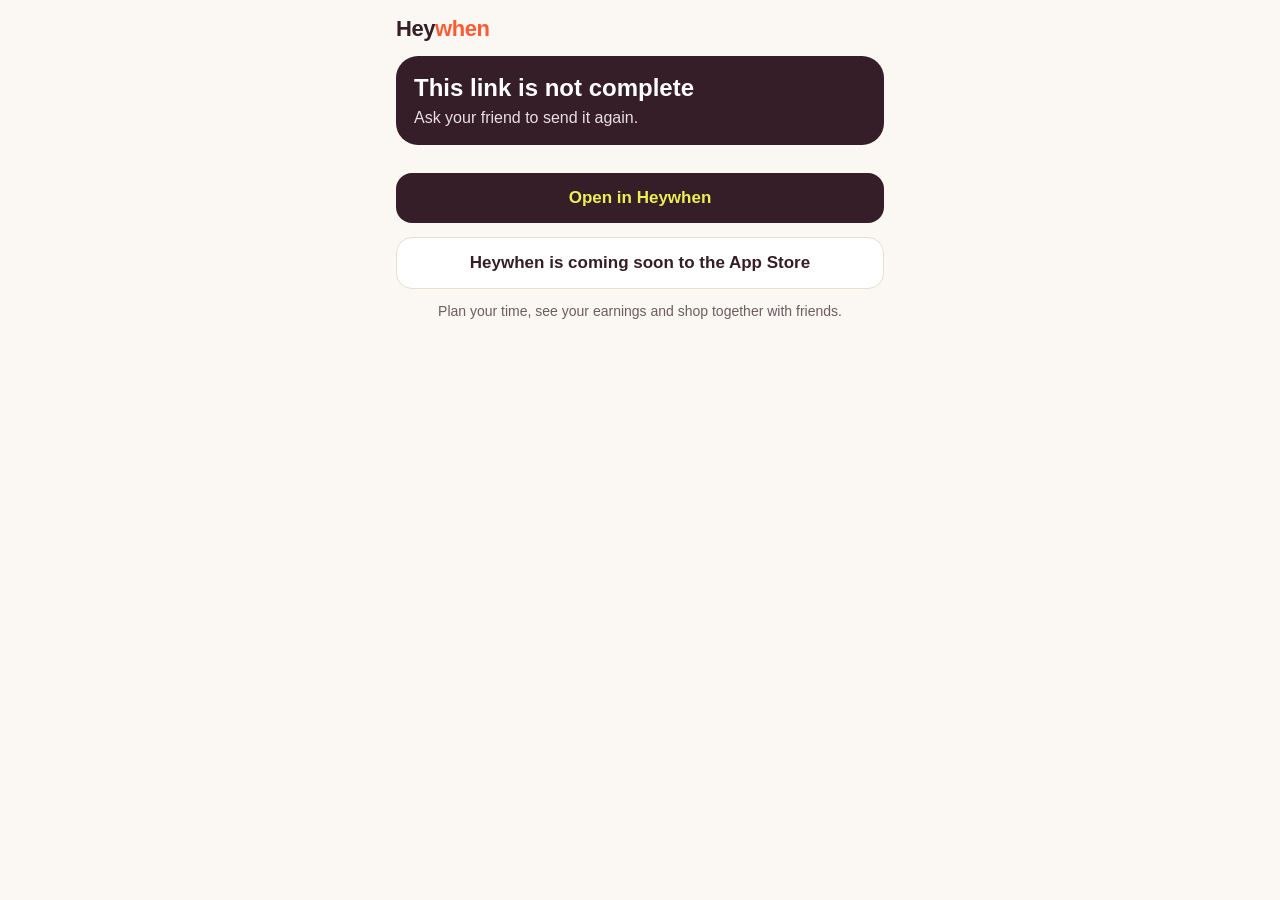
<file: list.html>
<!DOCTYPE html>
<html lang="en">
<head>
<meta charset="utf-8">
<meta name="viewport" content="width=device-width, initial-scale=1, viewport-fit=cover">
<title>Shopping list · Heywhen</title>
<meta name="description" content="A shopping list shared with you on Heywhen.">
<meta property="og:title" content="🛒 A shopping list for you">
<meta property="og:description" content="Open it in Heywhen to shop together.">
<meta name="theme-color" content="#351E28">
<style>
  :root { --plum: #351E28; --wasabi: #E9F056; --hot: #FF5C34; --bg: #FBF7F2; --line: #E8DDD5; --muted: #6E5B63; }
  * { box-sizing: border-box; }
  body { margin: 0; font-family: -apple-system, BlinkMacSystemFont, "Segoe UI", Roboto, sans-serif; background: var(--bg); color: var(--plum); }
  main { max-width: 520px; margin: 0 auto; padding: calc(16px + env(safe-area-inset-top)) 16px calc(32px + env(safe-area-inset-bottom)); display: grid; gap: 14px; }
  .brand { font-weight: 800; font-size: 22px; letter-spacing: -0.02em; }
  .brand span { color: var(--hot); }
  .hero { background: var(--plum); color: #fff; border-radius: 22px; padding: 18px; display: grid; gap: 6px; }
  .hero h1 { margin: 0; font-size: 24px; line-height: 1.2; }
  .hero p { margin: 0; color: #e9dfe4; }
  .cheer { background: rgba(233, 240, 86, 0.4); border-radius: 14px; padding: 10px 14px; font-weight: 600; margin: 0; }
  h3 { margin: 6px 0 0; font-size: 13px; text-transform: uppercase; letter-spacing: 0.04em; color: var(--muted); }
  .item { display: flex; align-items: center; gap: 10px; background: #fff; border: 1px solid var(--line); border-radius: 14px; padding: 12px; font-weight: 600; }
  .item.done { color: var(--muted); text-decoration: line-through; }
  .item small { color: var(--muted); font-weight: 500; }
  .emoji { font-size: 20px; }
  .btn { display: block; text-align: center; text-decoration: none; border-radius: 16px; padding: 15px; font-weight: 800; font-size: 17px; border: 0; }
  .btn.primary { background: var(--plum); color: var(--wasabi); }
  .btn.ghost { background: #fff; color: var(--plum); border: 1px solid var(--line); }
  .muted { color: var(--muted); margin: 0; text-align: center; font-size: 14px; }
  .group { display: grid; gap: 6px; }
</style>
</head>
<body>
<main>
  <div class="brand">Hey<span>when</span></div>
  <section class="hero" id="hero"><h1>🛒 Loading the list…</h1></section>
  <div id="list" class="group" aria-live="polite"></div>
  <a class="btn primary" id="open" href="#">Open in Heywhen</a>
  <a class="btn ghost" id="get" href="#">Get Heywhen</a>
  <p class="muted">Plan your time, see your earnings and shop together with friends.</p>
</main>
<script>
(function () {
  // Same public key the app uses. It can only read a list when you have the secret code from the link.
  var SB_URL = 'https://oihkjrvsmqqslfoohcbv.supabase.co';
  var SB_KEY = 'sb_publishable_Vf2gblFIqPySISBc0o5Bdw_8ttW3ohW';
  var APP_STORE = ''; // put the App Store link here when Heywhen is live
  var AISLES = [['veg','Fruit & veg','🥦'],['bakery','Bakery','🍞'],['dairy','Dairy & eggs','🥛'],['meat','Meat & fish','🍗'],['cupboard','Cupboard','🥫'],['frozen','Frozen','🧊'],['drinks','Drinks','🧃'],['snacks','Snacks & treats','🍫'],['household','Household','🧽'],['care','Personal care','🧴'],['baby','Baby','🍼'],['other','Other','🛍️']];
  function esc(s) { return String(s == null ? '' : s).replace(/[&<>"']/g, function (c) { return { '&': '&amp;', '<': '&lt;', '>': '&gt;', '"': '&quot;', "'": '&#39;' }[c]; }); }
  var m = location.search.match(/[?&]t=([a-f0-9]{16,64})/i);
  var tok = m ? m[1].toLowerCase() : '';
  var hero = document.getElementById('hero'), list = document.getElementById('list');
  document.getElementById('open').href = 'heywhen://list?t=' + tok;
  var get = document.getElementById('get');
  if (APP_STORE) get.href = APP_STORE; else { get.textContent = 'Heywhen is coming soon to the App Store'; get.removeAttribute('href'); }
  if (!tok) { hero.innerHTML = '<h1>This link is not complete</h1><p>Ask your friend to send it again.</p>'; return; }
  fetch(SB_URL + '/rest/v1/rpc/shop_list_by_token', { method: 'POST', headers: { apikey: SB_KEY, 'Content-Type': 'application/json' }, body: JSON.stringify({ tok: tok }) })
    .then(function (r) { return r.json(); })
    .then(function (d) {
      if (!d || !d.items) { hero.innerHTML = '<h1>This list is not available</h1><p>It may have been deleted.</p>'; return; }
      var who = d.by ? esc(String(d.by).split(' ')[0]) : 'A friend';
      var left = d.items.filter(function (x) { return !x.done; });
      hero.innerHTML = '<h1>🛒 ' + (d.circle ? esc((d.emoji || '') + ' ' + d.circle) : esc(d.name)) + '</h1><p>' + who + ' shared this shopping list with you · ' + left.length + ' to buy</p>';
      var html = '<p class="cheer">' + (left.length ? 'Thank you for helping! 💛' : 'Everything is bought 🎉') + '</p>';
      AISLES.forEach(function (a) {
        var its = d.items.filter(function (x) { return (x.aisle || 'other') === a[0]; });
        if (!its.length) return;
        html += '<h3>' + a[2] + ' ' + esc(a[1]) + '</h3>' + its.map(function (x) {
          return '<div class="item' + (x.done ? ' done' : '') + '"><span class="emoji">' + esc(x.emoji || '🛒') + '</span><span>' + esc(x.name) + (x.qty ? ' <small>× ' + esc(x.qty) + '</small>' : '') + '</span></div>';
        }).join('');
      });
      list.innerHTML = html;
    })
    .catch(function () { hero.innerHTML = '<h1>Could not load the list</h1><p>Check your internet and try again.</p>'; });
})();
</script>
</body>
</html>
</file>
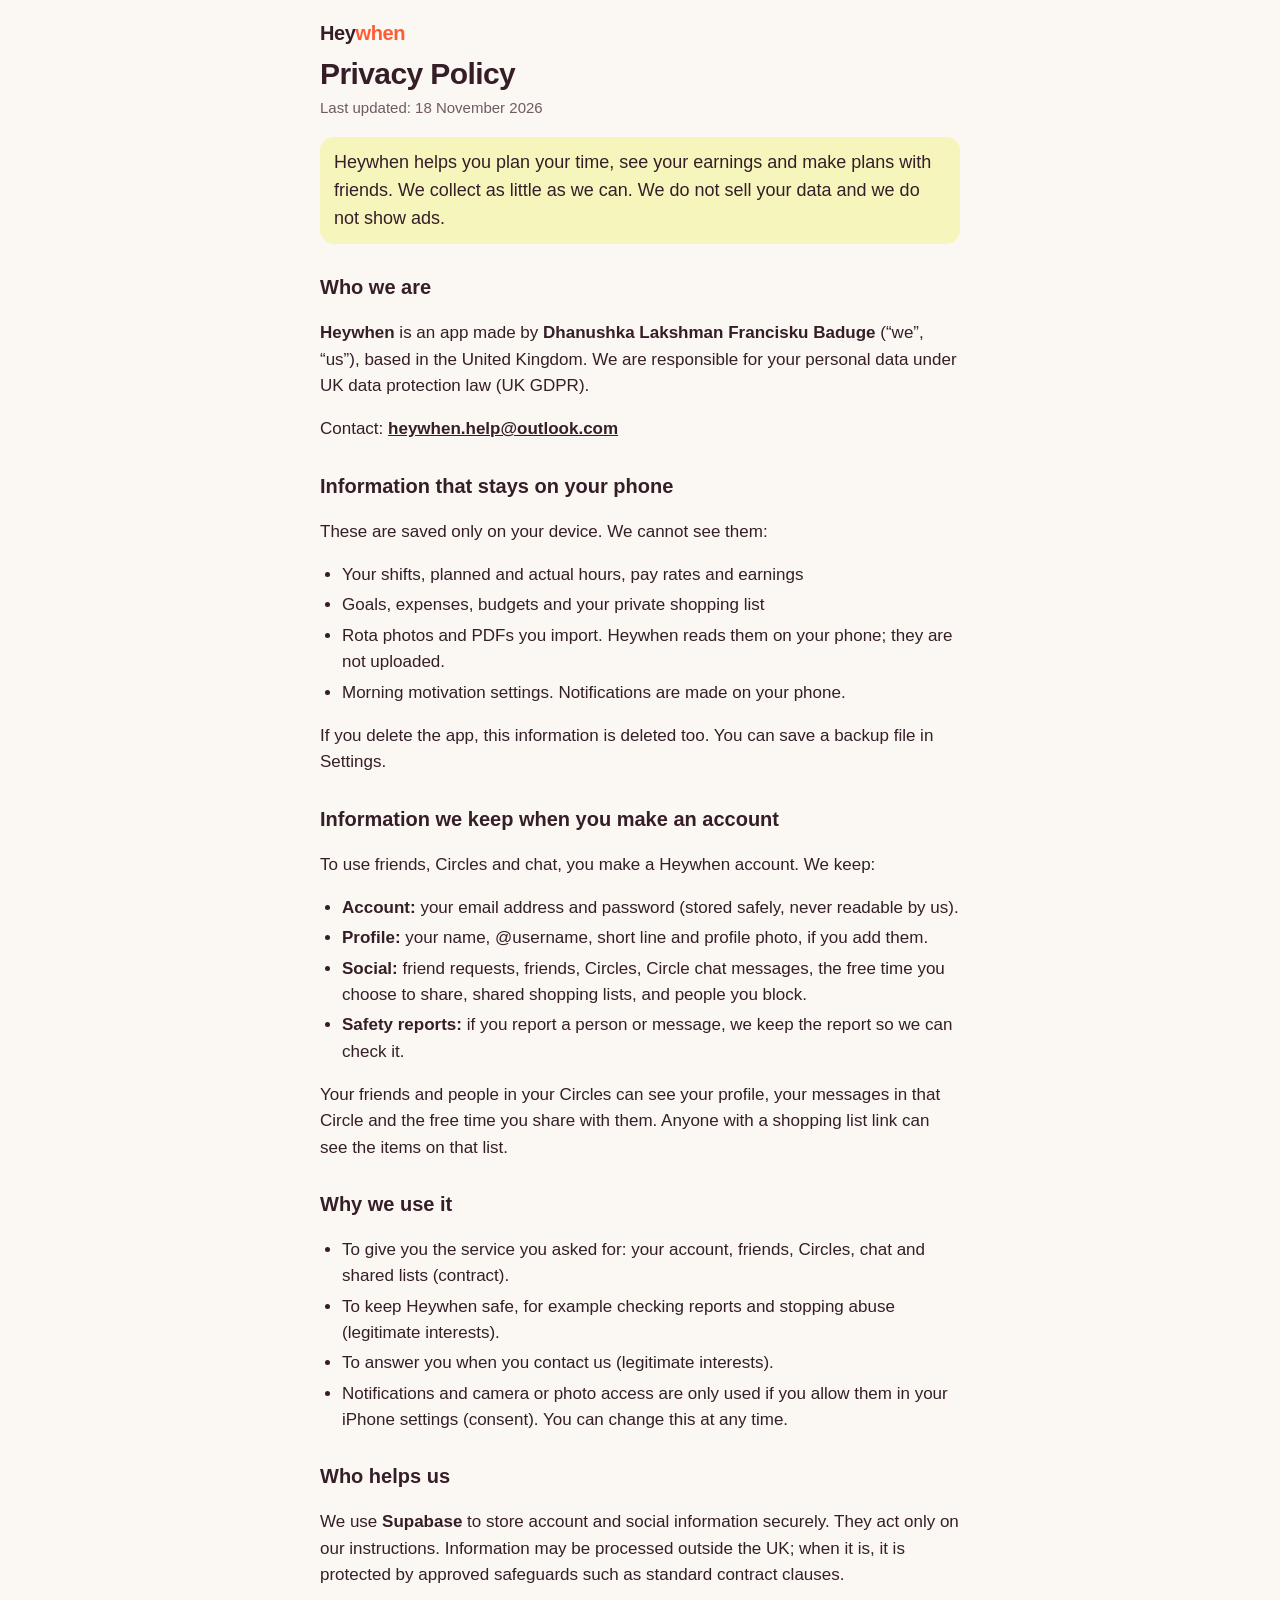
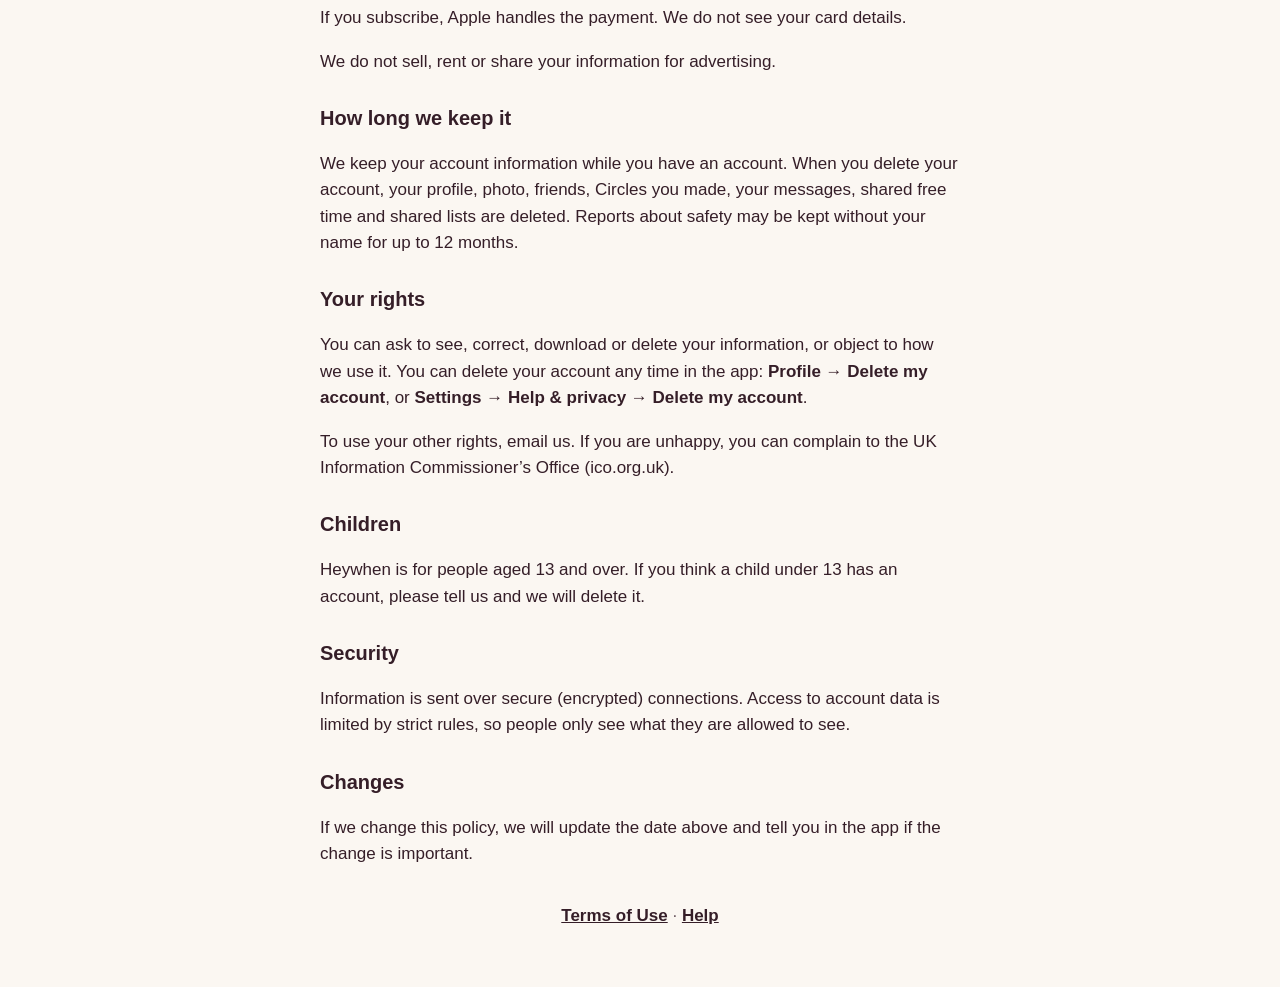
<file: privacy.html>
<!DOCTYPE html>
<html lang="en-GB">
<head>
<meta charset="utf-8">
<meta name="viewport" content="width=device-width, initial-scale=1, viewport-fit=cover">
<title>Privacy Policy · Heywhen</title>
<meta name="description" content="How Heywhen uses and protects your information.">
<link rel="stylesheet" href="legal.css">
</head>
<body>
<main>
<p class="brand">Hey<span>when</span></p>
<h1>Privacy Policy</h1>
<p class="date">Last updated: 18 November 2026</p>

<p class="lead">Heywhen helps you plan your time, see your earnings and make plans with friends. We collect as little as we can. We do not sell your data and we do not show ads.</p>

<h2>Who we are</h2>
<p><b>Heywhen</b> is an app made by <b>Dhanushka Lakshman Francisku Baduge</b> (“we”, “us”), based in the United Kingdom. We are responsible for your personal data under UK data protection law (UK GDPR).</p>
<p>Contact: <a href="mailto:heywhen.help@outlook.com">heywhen.help@outlook.com</a></p>

<h2>Information that stays on your phone</h2>
<p>These are saved only on your device. We cannot see them:</p>
<ul>
  <li>Your shifts, planned and actual hours, pay rates and earnings</li>
  <li>Goals, expenses, budgets and your private shopping list</li>
  <li>Rota photos and PDFs you import. Heywhen reads them on your phone; they are not uploaded.</li>
  <li>Morning motivation settings. Notifications are made on your phone.</li>
</ul>
<p>If you delete the app, this information is deleted too. You can save a backup file in Settings.</p>

<h2>Information we keep when you make an account</h2>
<p>To use friends, Circles and chat, you make a Heywhen account. We keep:</p>
<ul>
  <li><b>Account:</b> your email address and password (stored safely, never readable by us).</li>
  <li><b>Profile:</b> your name, @username, short line and profile photo, if you add them.</li>
  <li><b>Social:</b> friend requests, friends, Circles, Circle chat messages, the free time you choose to share, shared shopping lists, and people you block.</li>
  <li><b>Safety reports:</b> if you report a person or message, we keep the report so we can check it.</li>
</ul>
<p>Your friends and people in your Circles can see your profile, your messages in that Circle and the free time you share with them. Anyone with a shopping list link can see the items on that list.</p>

<h2>Why we use it</h2>
<ul>
  <li>To give you the service you asked for: your account, friends, Circles, chat and shared lists (contract).</li>
  <li>To keep Heywhen safe, for example checking reports and stopping abuse (legitimate interests).</li>
  <li>To answer you when you contact us (legitimate interests).</li>
  <li>Notifications and camera or photo access are only used if you allow them in your iPhone settings (consent). You can change this at any time.</li>
</ul>

<h2>Who helps us</h2>
<p>We use <b>Supabase</b> to store account and social information securely. They act only on our instructions. Information may be processed outside the UK; when it is, it is protected by approved safeguards such as standard contract clauses.</p>
<p>If you subscribe, Apple handles the payment. We do not see your card details.</p>
<p>We do not sell, rent or share your information for advertising.</p>

<h2>How long we keep it</h2>
<p>We keep your account information while you have an account. When you delete your account, your profile, photo, friends, Circles you made, your messages, shared free time and shared lists are deleted. Reports about safety may be kept without your name for up to 12 months.</p>

<h2>Your rights</h2>
<p>You can ask to see, correct, download or delete your information, or object to how we use it. You can delete your account any time in the app: <b>Profile → Delete my account</b>, or <b>Settings → Help &amp; privacy → Delete my account</b>.</p>
<p>To use your other rights, email us. If you are unhappy, you can complain to the UK Information Commissioner’s Office (ico.org.uk).</p>

<h2>Children</h2>
<p>Heywhen is for people aged 13 and over. If you think a child under 13 has an account, please tell us and we will delete it.</p>

<h2>Security</h2>
<p>Information is sent over secure (encrypted) connections. Access to account data is limited by strict rules, so people only see what they are allowed to see.</p>

<h2>Changes</h2>
<p>If we change this policy, we will update the date above and tell you in the app if the change is important.</p>

<p class="foot"><a href="terms.html">Terms of Use</a> · <a href="support.html">Help</a></p>
</main>
</body>
</html>
</file>
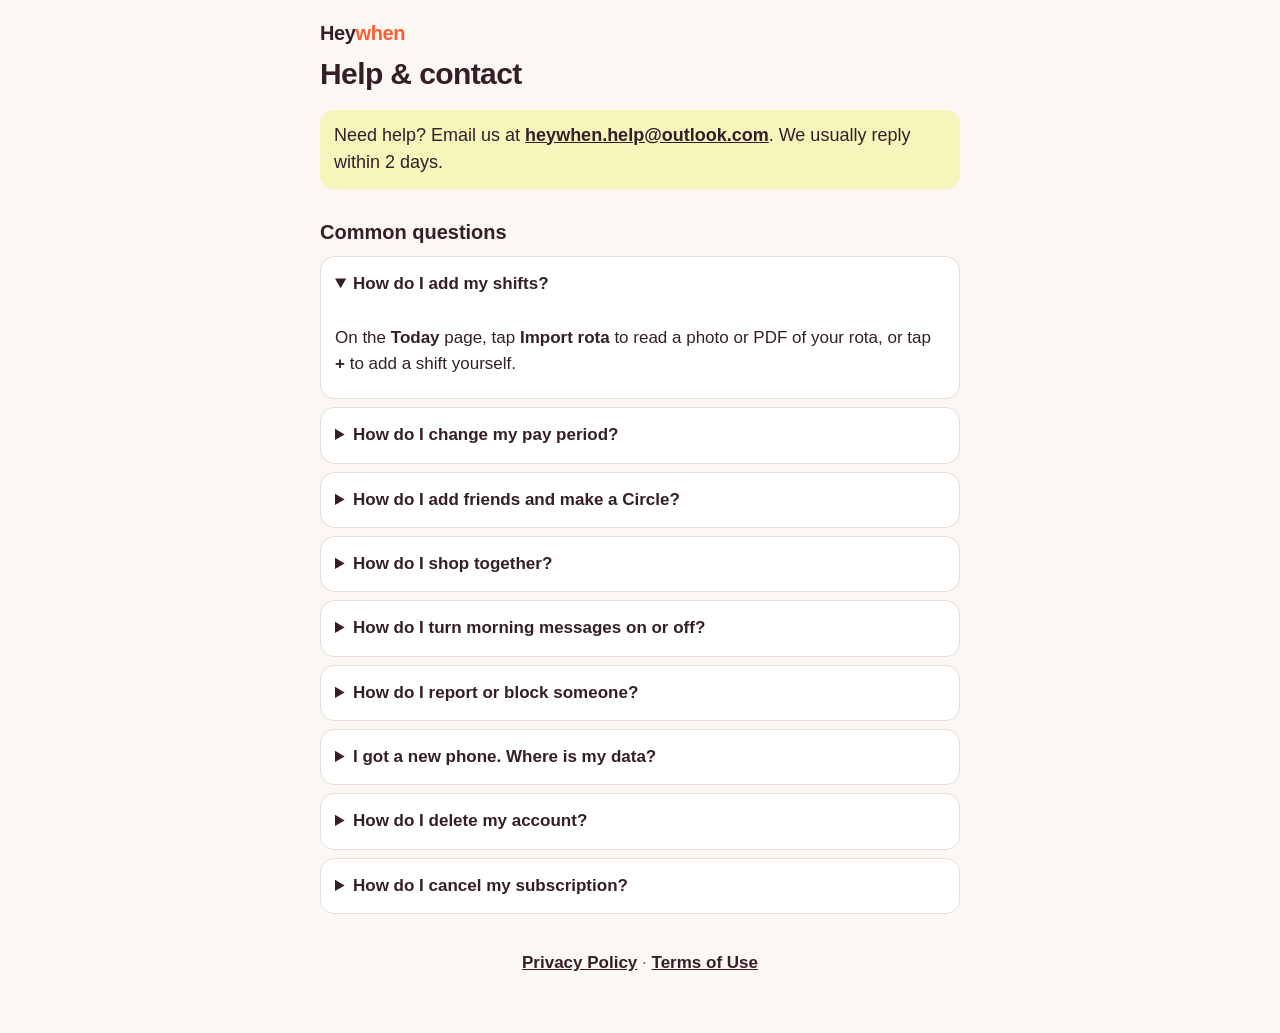
<file: support.html>
<!DOCTYPE html>
<html lang="en-GB">
<head>
<meta charset="utf-8">
<meta name="viewport" content="width=device-width, initial-scale=1, viewport-fit=cover">
<title>Help · Heywhen</title>
<meta name="description" content="Help and contact for Heywhen.">
<link rel="stylesheet" href="legal.css">
</head>
<body>
<main>
<p class="brand">Hey<span>when</span></p>
<h1>Help &amp; contact</h1>
<p class="lead">Need help? Email us at <a href="mailto:heywhen.help@outlook.com">heywhen.help@outlook.com</a>. We usually reply within 2 days.</p>

<h2>Common questions</h2>

<details open><summary>How do I add my shifts?</summary>
<p>On the <b>Today</b> page, tap <b>Import rota</b> to read a photo or PDF of your rota, or tap <b>+</b> to add a shift yourself.</p></details>

<details><summary>How do I change my pay period?</summary>
<p>Go to <b>Insights → Pay period</b> and tap <b>Update pay period</b>. Choose the start and end dates, check the preview and save. Old pay periods keep their records.</p></details>

<details><summary>How do I add friends and make a Circle?</summary>
<p>Tap the <b>Circles</b> tab. Search for a friend’s @username and send a request. When they accept, make a Circle and add them.</p></details>

<details><summary>How do I shop together?</summary>
<p>Open <b>Shopping list</b> and tap <b>Shop together with a Circle</b>. Everyone in the Circle can add and tick items.</p></details>

<details><summary>How do I turn morning messages on or off?</summary>
<p>Go to <b>Settings → Morning motivation</b>. You can choose the time or turn it off.</p></details>

<details><summary>How do I report or block someone?</summary>
<p>In a Circle chat, tap a message and choose <b>Report</b>, or open the person and choose <b>Block</b>. We check every report within 24 hours.</p></details>

<details><summary>I got a new phone. Where is my data?</summary>
<p>Shifts, earnings, goals and expenses are saved on your phone. Before you change phones, go to <b>Settings → Save a backup</b>, then use <b>Restore backup</b> on the new phone. Your account, friends and Circles come back when you log in.</p></details>

<details><summary>How do I delete my account?</summary>
<p>Go to <b>Settings → Help &amp; privacy → Delete my account</b> (or <b>Profile → Delete my account</b>). Type DELETE to confirm. This cannot be undone.</p></details>

<details><summary>How do I cancel my subscription?</summary>
<p>Open your iPhone <b>Settings → your name → Subscriptions → Heywhen</b> and tap <b>Cancel</b>.</p></details>

<p class="foot"><a href="privacy.html">Privacy Policy</a> · <a href="terms.html">Terms of Use</a></p>
</main>
</body>
</html>
</file>
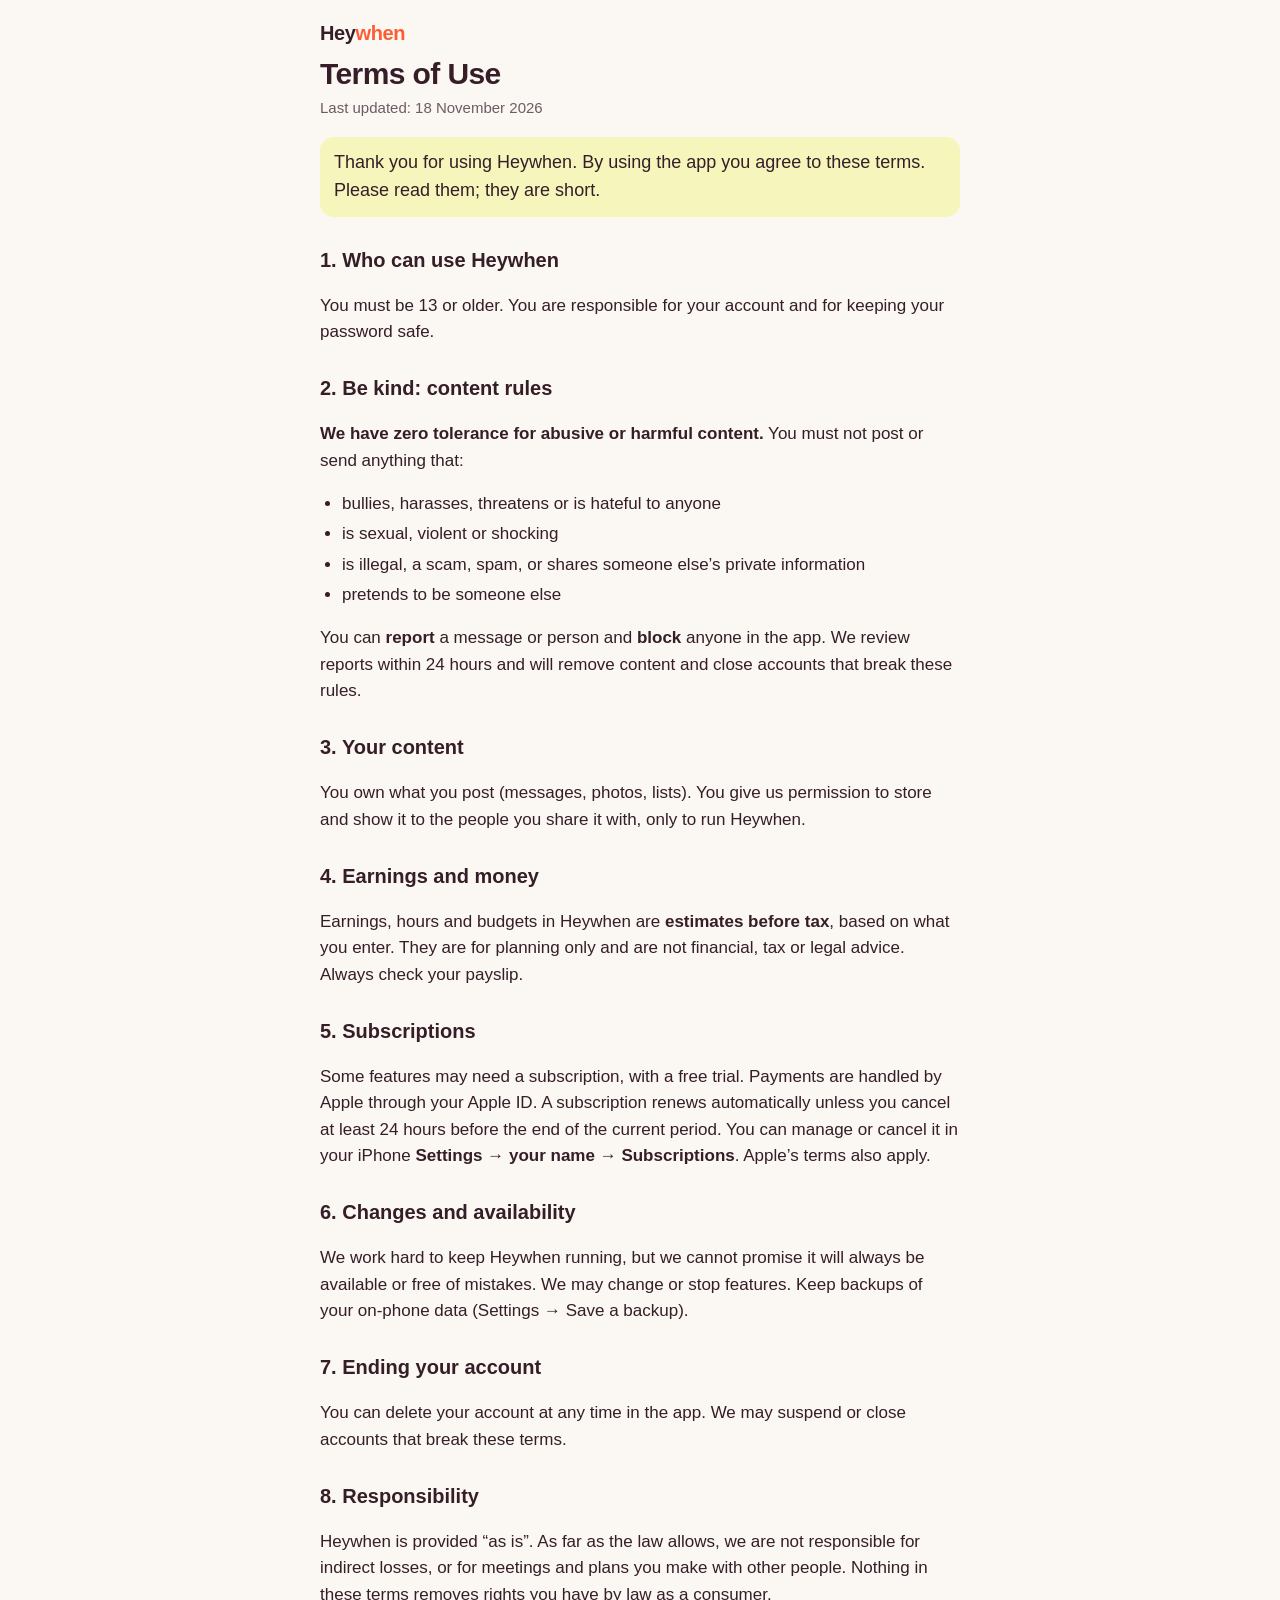
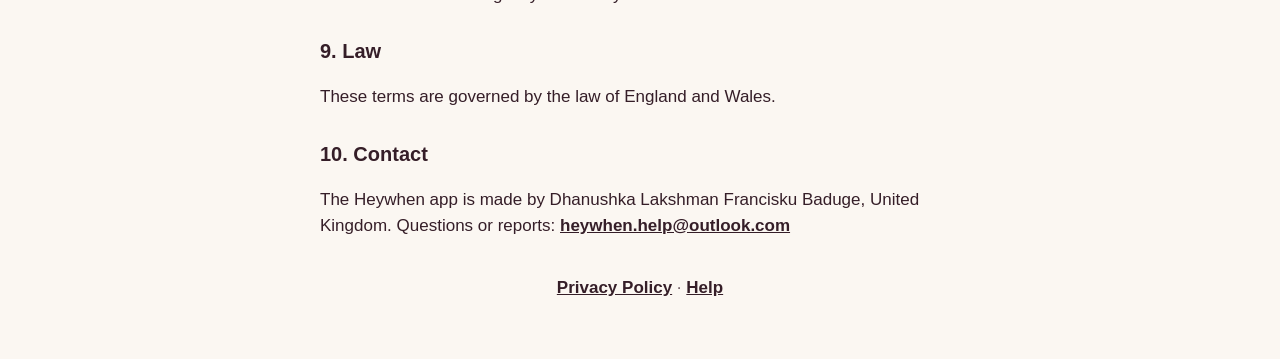
<file: terms.html>
<!DOCTYPE html>
<html lang="en-GB">
<head>
<meta charset="utf-8">
<meta name="viewport" content="width=device-width, initial-scale=1, viewport-fit=cover">
<title>Terms of Use · Heywhen</title>
<meta name="description" content="The rules for using Heywhen.">
<link rel="stylesheet" href="legal.css">
</head>
<body>
<main>
<p class="brand">Hey<span>when</span></p>
<h1>Terms of Use</h1>
<p class="date">Last updated: 18 November 2026</p>

<p class="lead">Thank you for using Heywhen. By using the app you agree to these terms. Please read them; they are short.</p>

<h2>1. Who can use Heywhen</h2>
<p>You must be 13 or older. You are responsible for your account and for keeping your password safe.</p>

<h2>2. Be kind: content rules</h2>
<p><b>We have zero tolerance for abusive or harmful content.</b> You must not post or send anything that:</p>
<ul>
  <li>bullies, harasses, threatens or is hateful to anyone</li>
  <li>is sexual, violent or shocking</li>
  <li>is illegal, a scam, spam, or shares someone else’s private information</li>
  <li>pretends to be someone else</li>
</ul>
<p>You can <b>report</b> a message or person and <b>block</b> anyone in the app. We review reports within 24 hours and will remove content and close accounts that break these rules.</p>

<h2>3. Your content</h2>
<p>You own what you post (messages, photos, lists). You give us permission to store and show it to the people you share it with, only to run Heywhen.</p>

<h2>4. Earnings and money</h2>
<p>Earnings, hours and budgets in Heywhen are <b>estimates before tax</b>, based on what you enter. They are for planning only and are not financial, tax or legal advice. Always check your payslip.</p>

<h2>5. Subscriptions</h2>
<p>Some features may need a subscription, with a free trial. Payments are handled by Apple through your Apple ID. A subscription renews automatically unless you cancel at least 24 hours before the end of the current period. You can manage or cancel it in your iPhone <b>Settings → your name → Subscriptions</b>. Apple’s terms also apply.</p>

<h2>6. Changes and availability</h2>
<p>We work hard to keep Heywhen running, but we cannot promise it will always be available or free of mistakes. We may change or stop features. Keep backups of your on-phone data (Settings → Save a backup).</p>

<h2>7. Ending your account</h2>
<p>You can delete your account at any time in the app. We may suspend or close accounts that break these terms.</p>

<h2>8. Responsibility</h2>
<p>Heywhen is provided “as is”. As far as the law allows, we are not responsible for indirect losses, or for meetings and plans you make with other people. Nothing in these terms removes rights you have by law as a consumer.</p>

<h2>9. Law</h2>
<p>These terms are governed by the law of England and Wales.</p>

<h2>10. Contact</h2>
<p>The Heywhen app is made by Dhanushka Lakshman Francisku Baduge, United Kingdom. Questions or reports: <a href="mailto:heywhen.help@outlook.com">heywhen.help@outlook.com</a></p>

<p class="foot"><a href="privacy.html">Privacy Policy</a> · <a href="support.html">Help</a></p>
</main>
</body>
</html>
</file>
<file: legal.css>
:root { --plum: #351E28; --hot: #FF5C34; --bg: #FBF7F2; --line: #E8DDD5; --muted: #6E5B63; color-scheme: light dark; }
* { box-sizing: border-box; }
body { margin: 0; font-family: -apple-system, BlinkMacSystemFont, "Segoe UI", Roboto, sans-serif; background: var(--bg); color: var(--plum); font-size: 17px; line-height: 1.55; }
main { max-width: 680px; margin: 0 auto; padding: calc(18px + env(safe-area-inset-top)) 20px calc(40px + env(safe-area-inset-bottom)); }
.brand { font-weight: 800; font-size: 20px; letter-spacing: -0.02em; margin: 0 0 8px; }
.brand span { color: var(--hot); }
h1 { font-size: 30px; line-height: 1.15; margin: 0 0 4px; letter-spacing: -0.02em; }
h2 { font-size: 20px; margin: 28px 0 6px; }
.date { color: var(--muted); margin: 0 0 16px; font-size: 15px; }
.lead { font-size: 18px; background: rgba(233, 240, 86, 0.35); padding: 12px 14px; border-radius: 14px; }
ul { padding-left: 22px; } li { margin: 4px 0; }
a { color: var(--plum); font-weight: 700; }
details { border: 1px solid var(--line); background: #fff; border-radius: 14px; padding: 4px 14px; margin: 8px 0; }
summary { font-weight: 700; padding: 10px 0; cursor: pointer; min-height: 44px; }
.foot { margin-top: 36px; color: var(--muted); text-align: center; }
@media (prefers-color-scheme: dark) {
  :root { --plum: #F3ECEF; --bg: #1C1418; --line: #3A2C33; --muted: #B8A9B0; }
  details { background: #251B20; } .lead { background: rgba(233, 240, 86, 0.14); }
}
</file>
